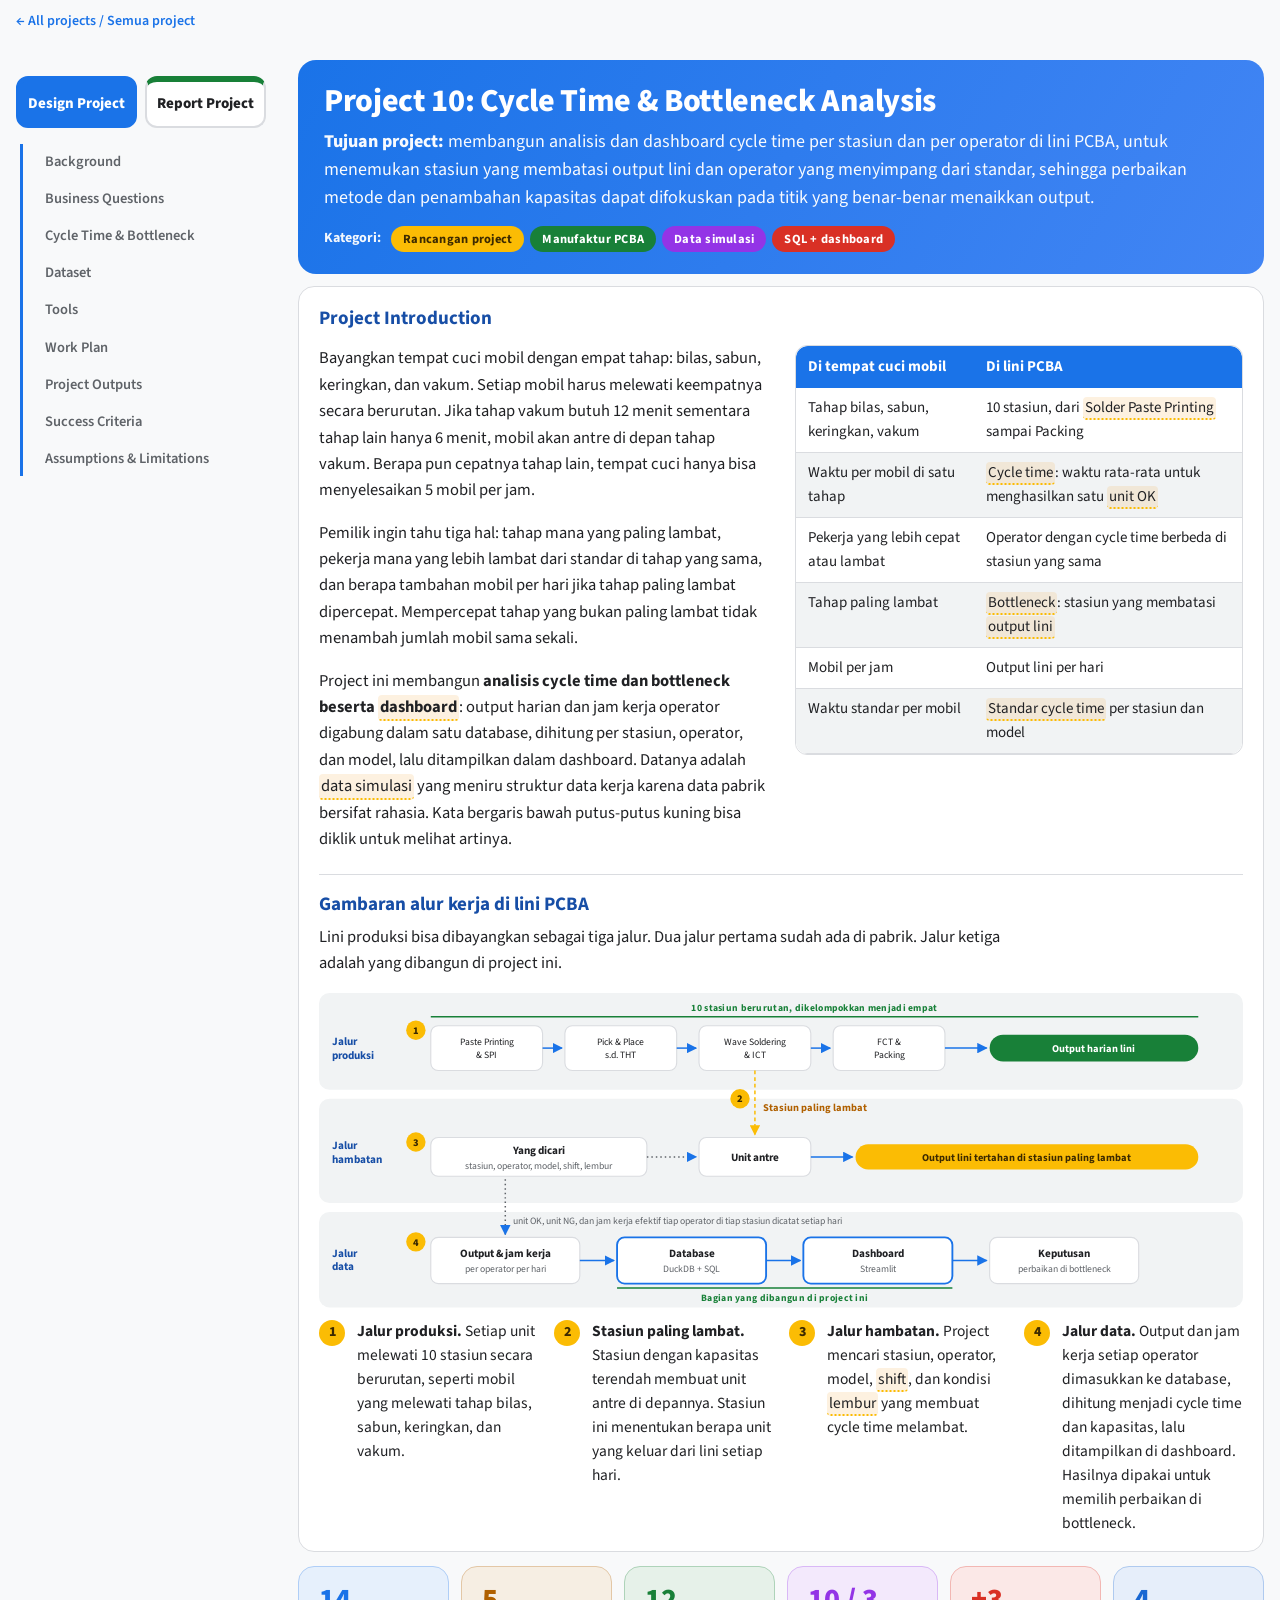
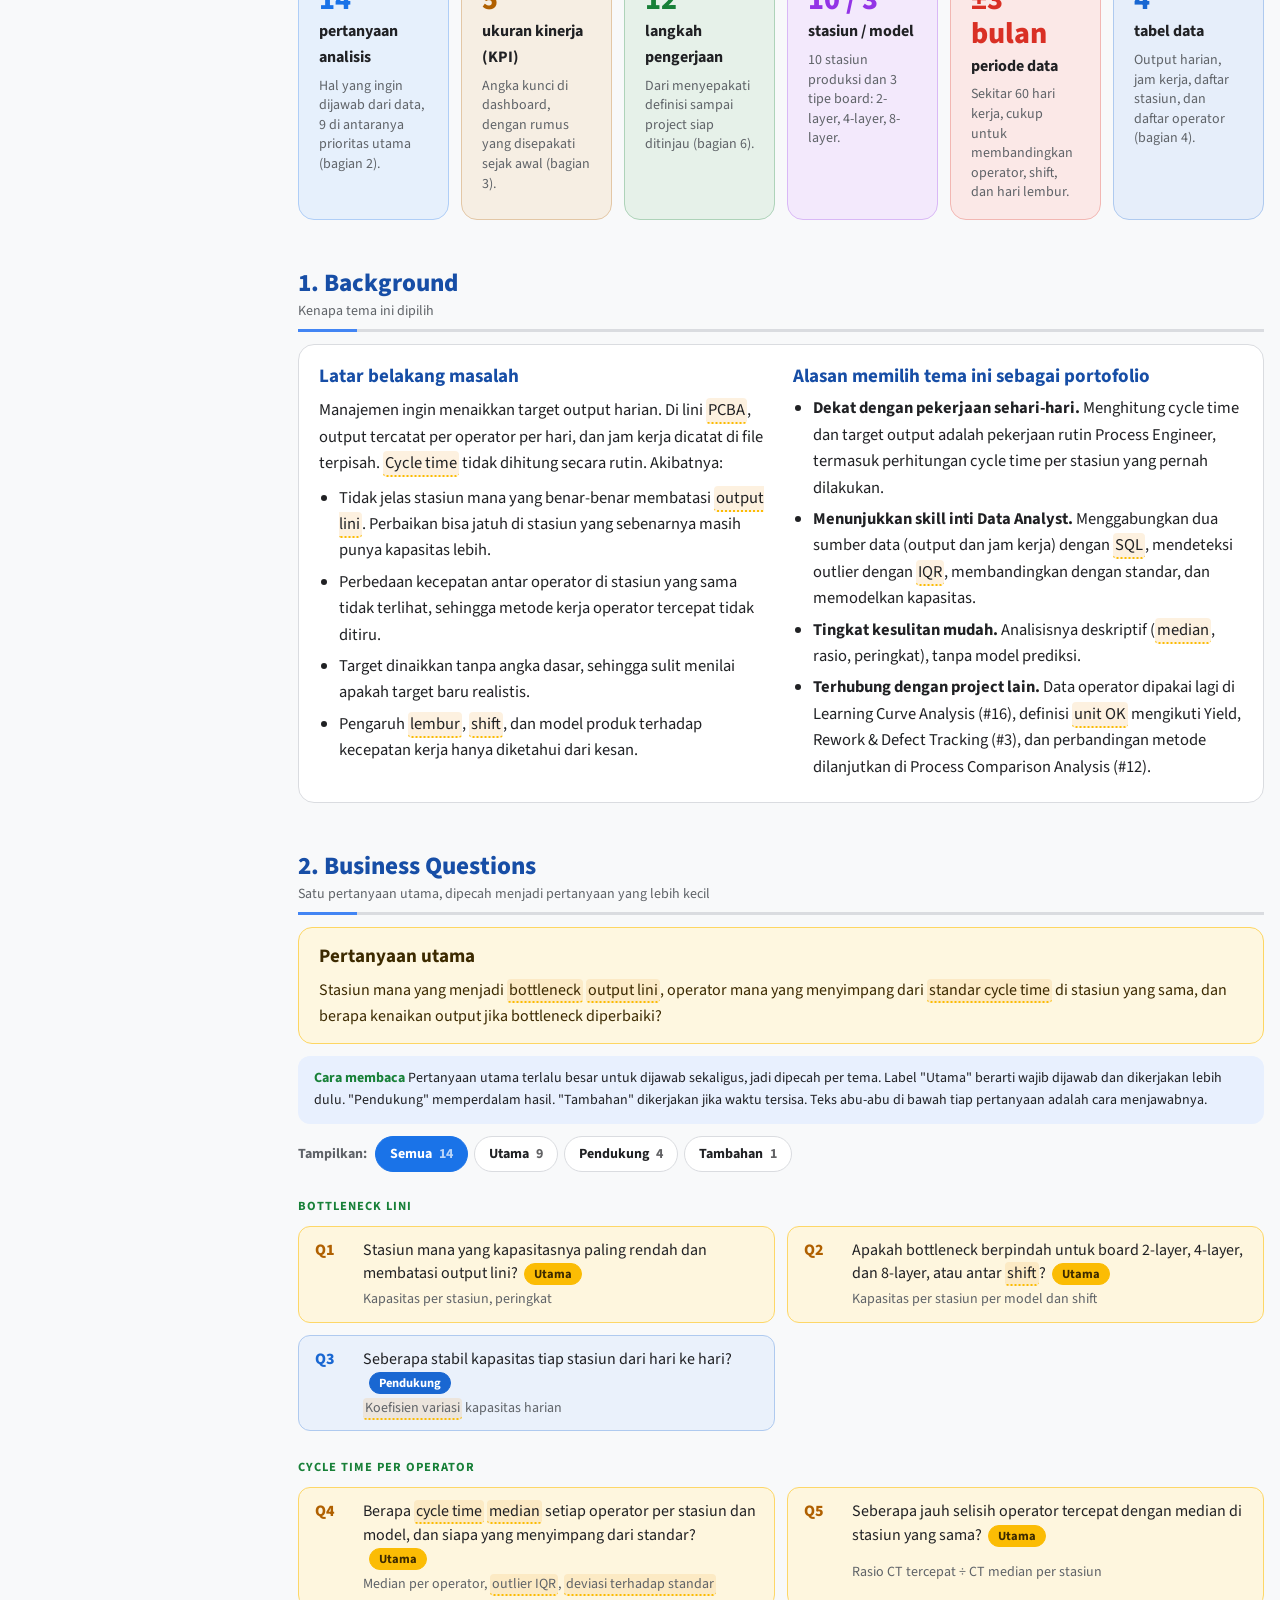
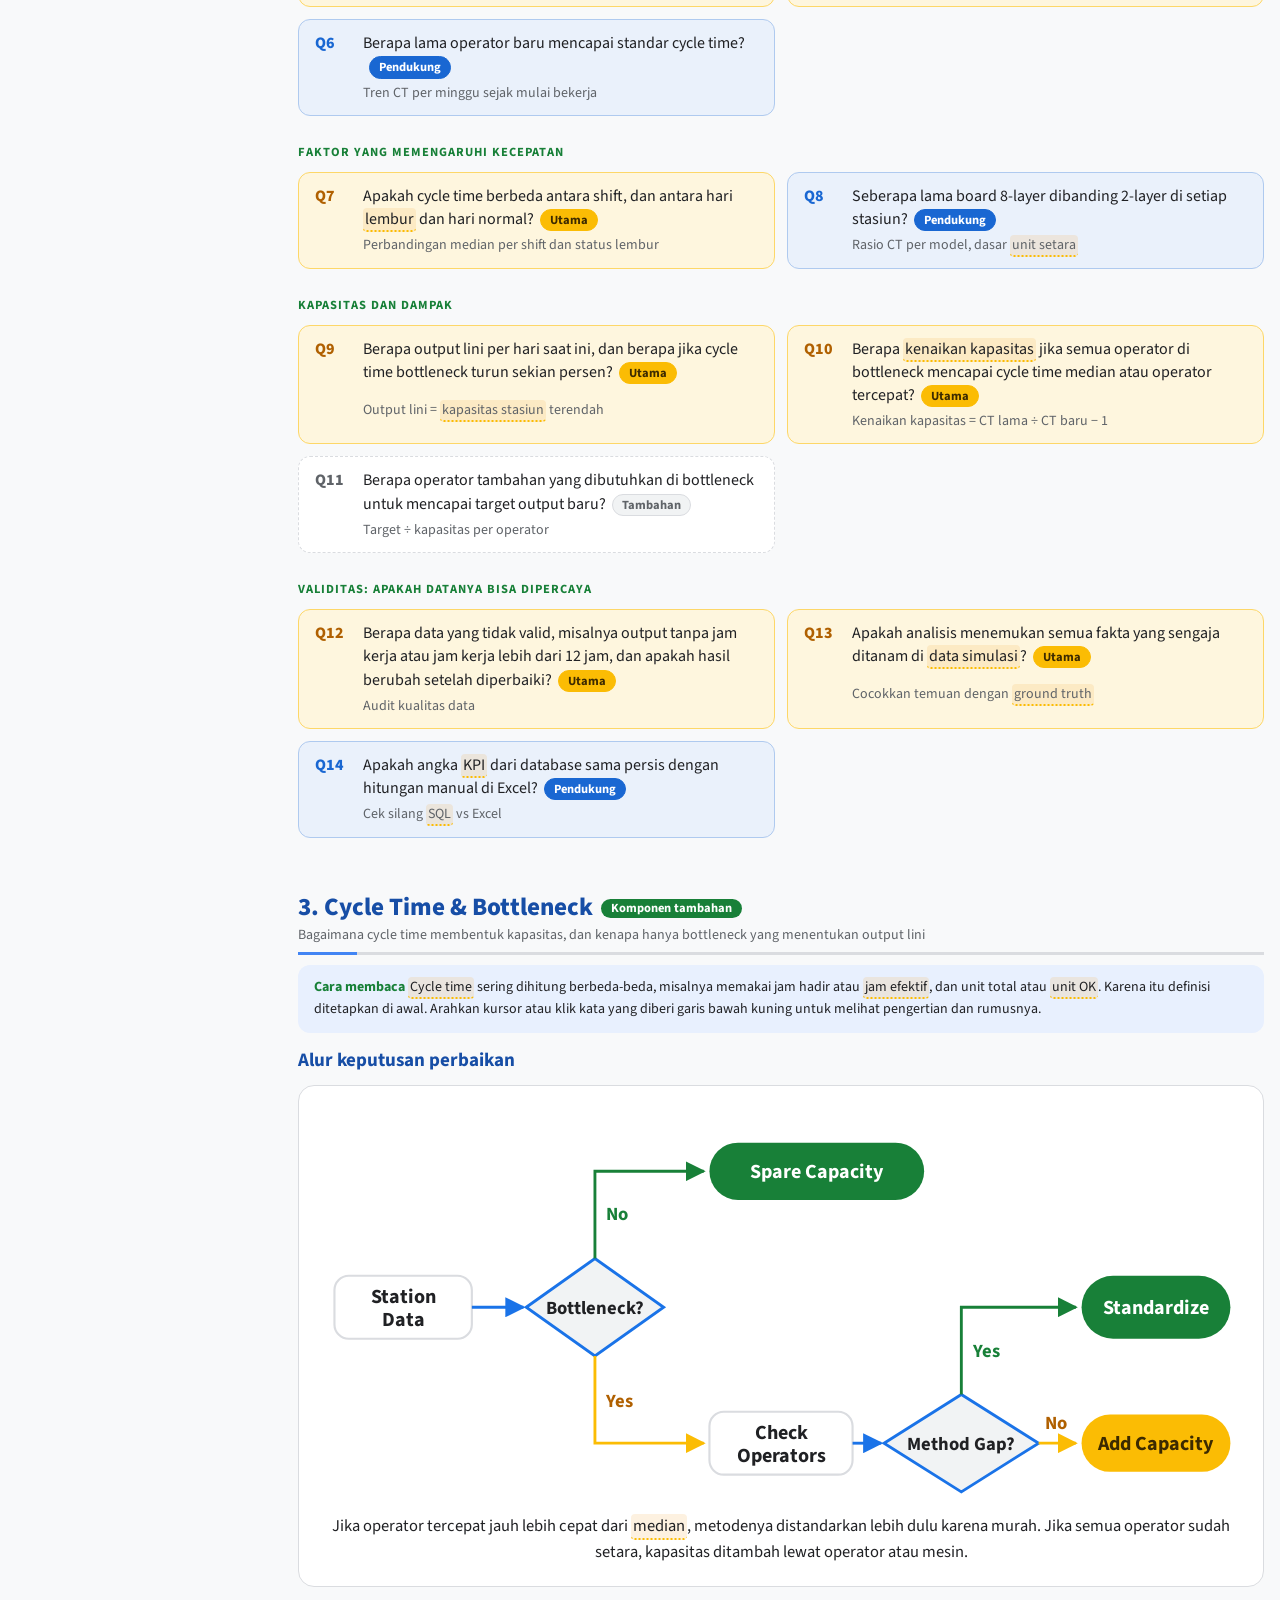
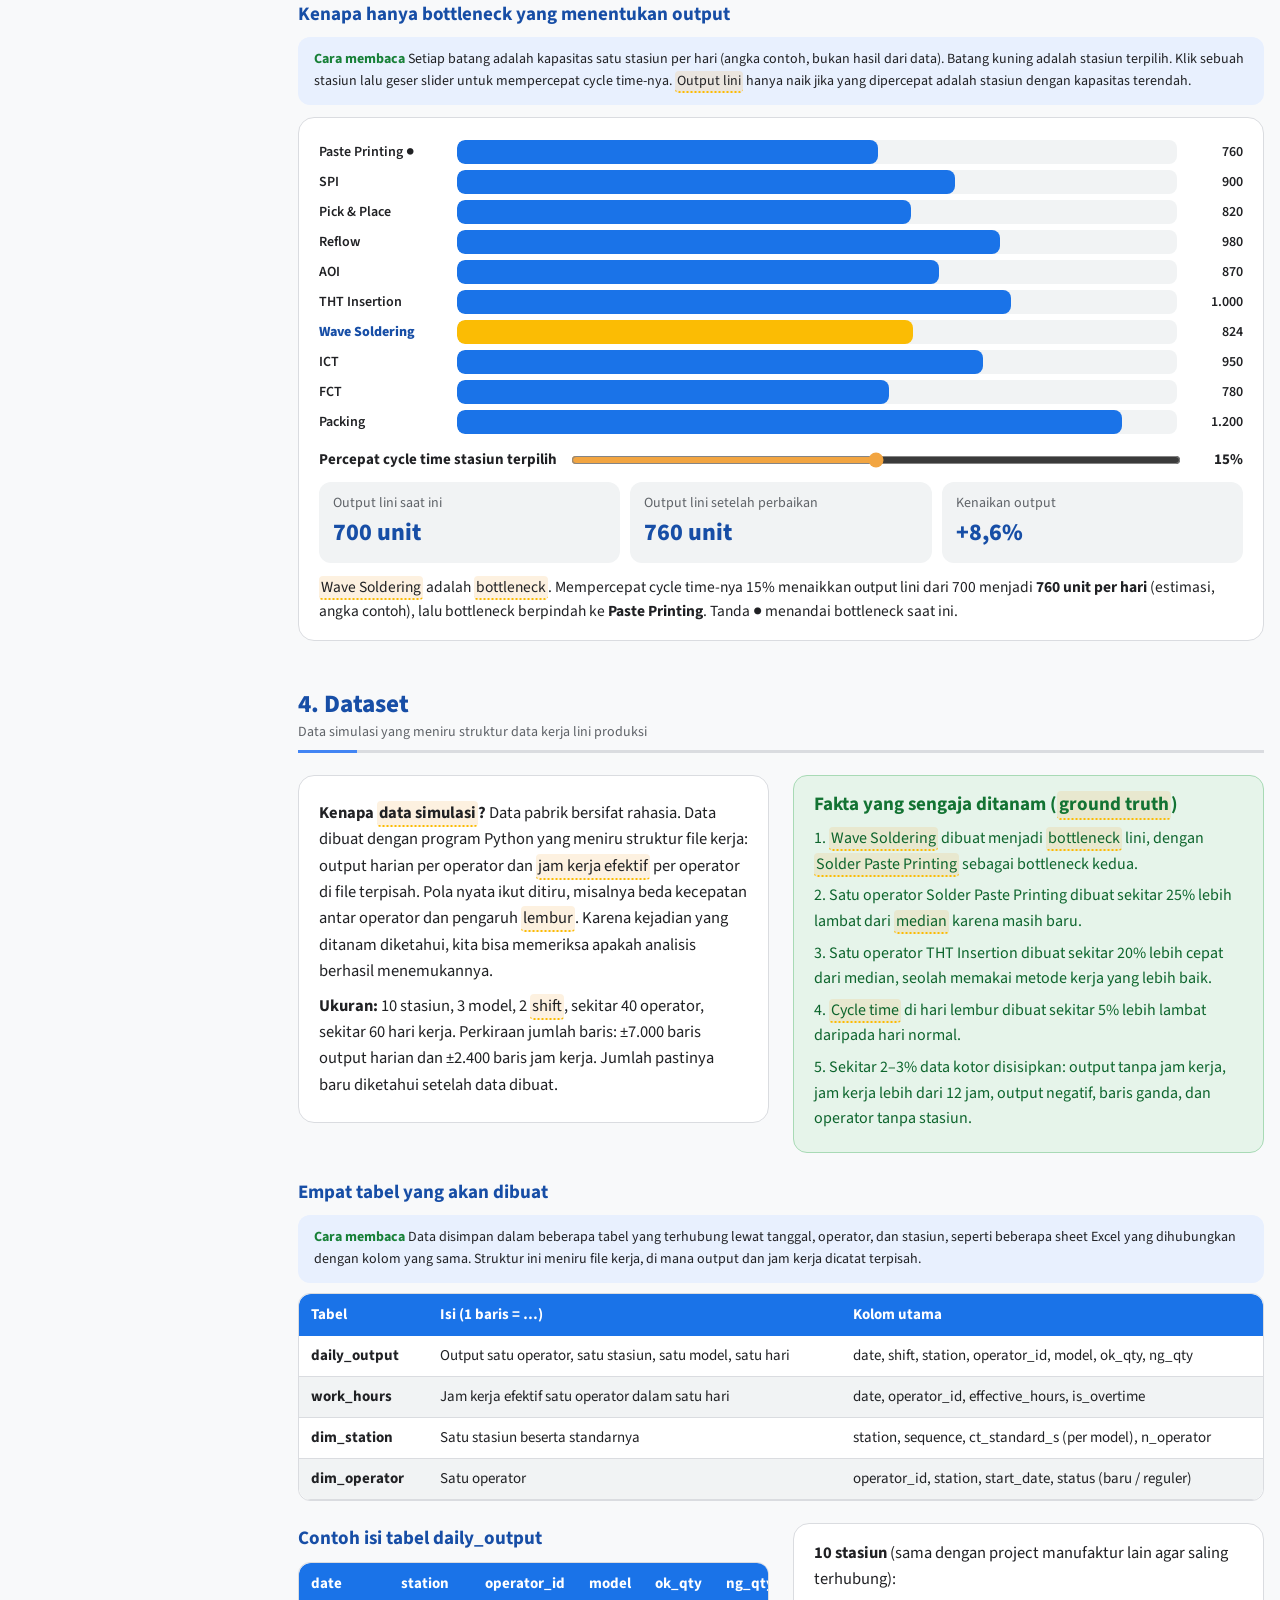
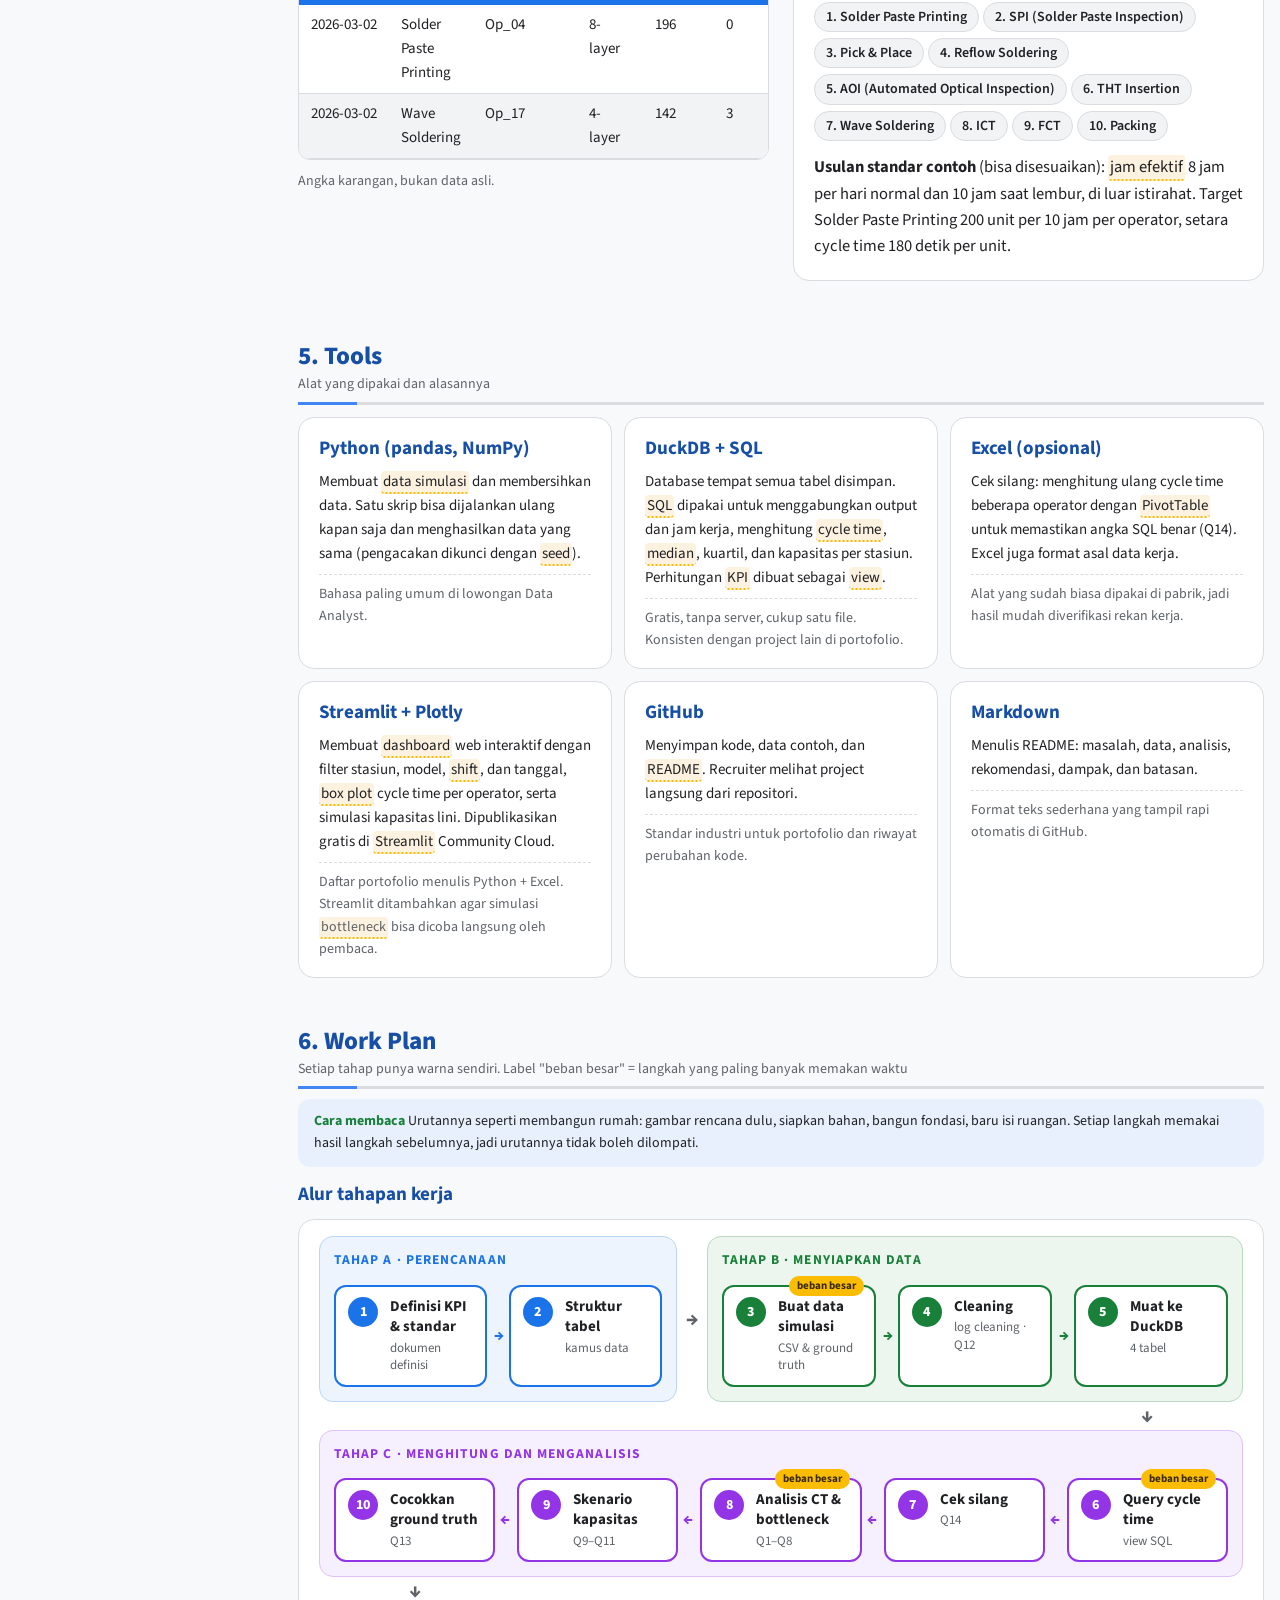
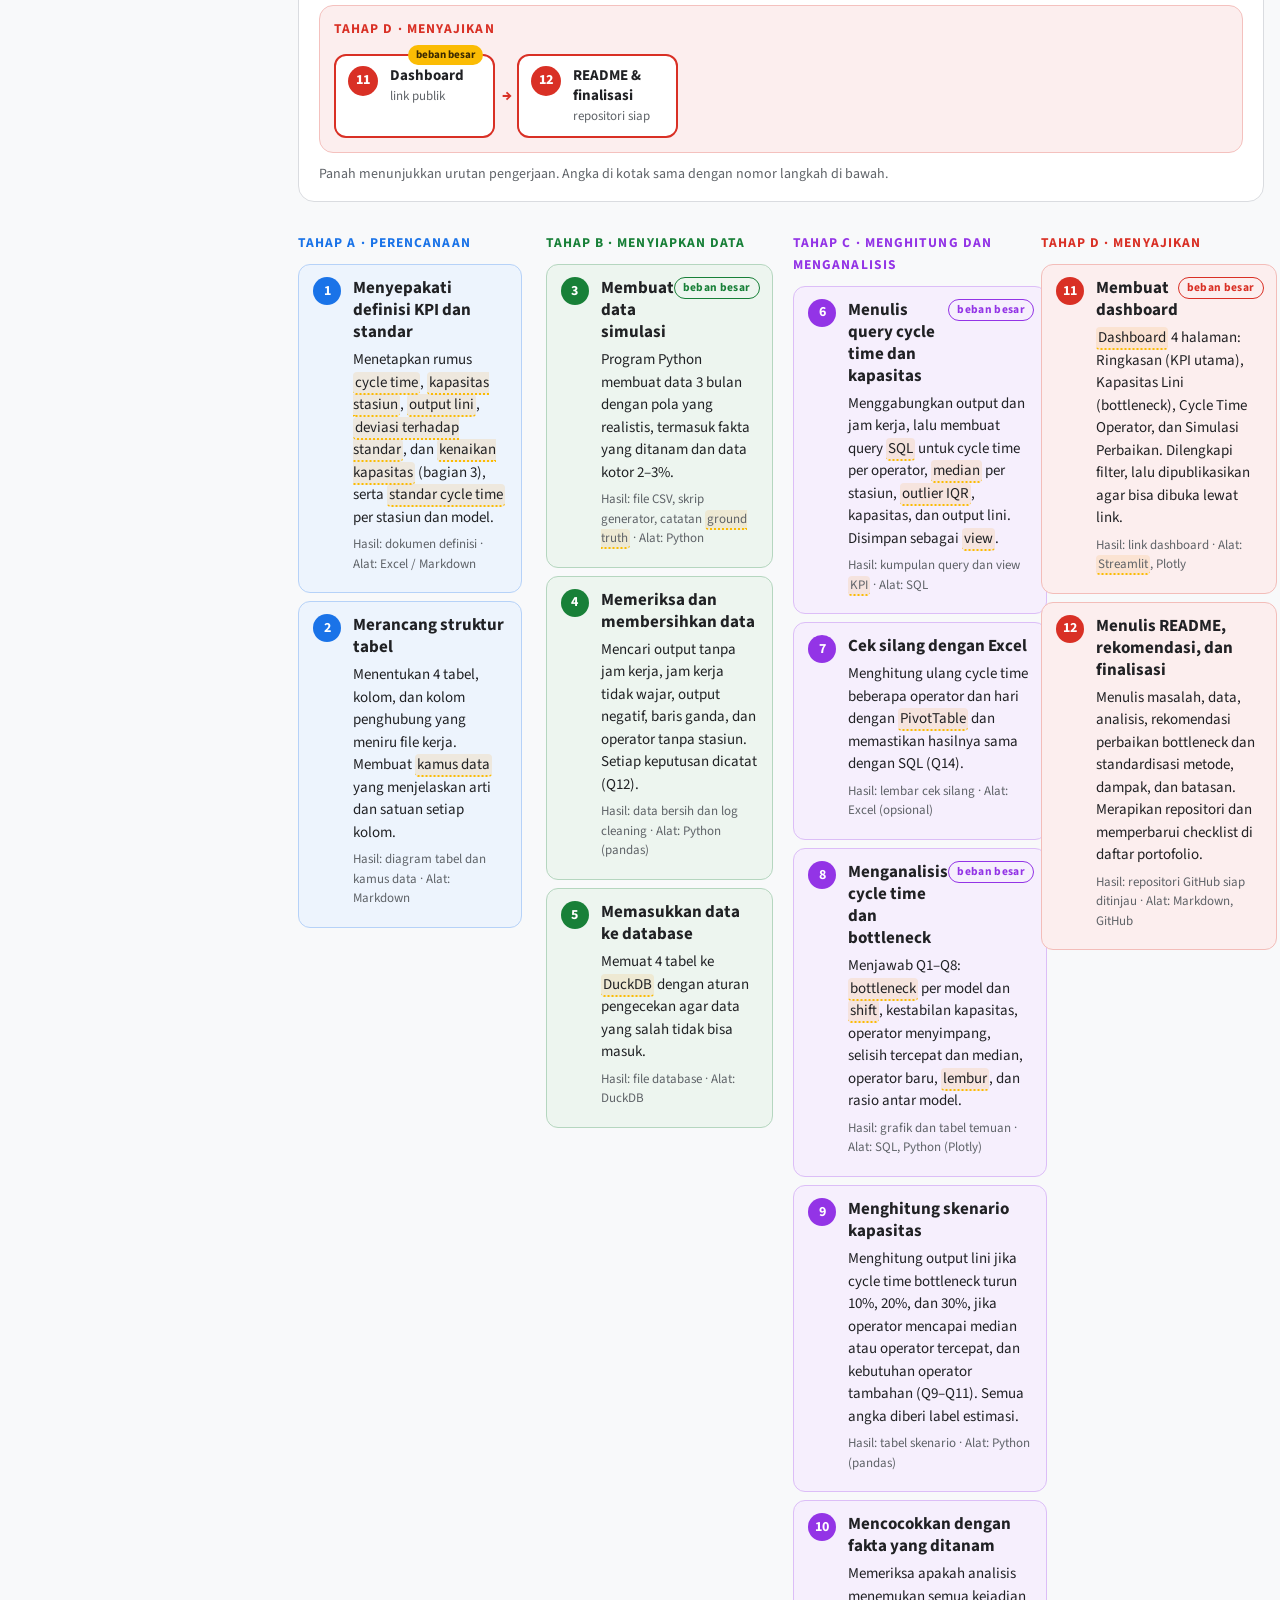
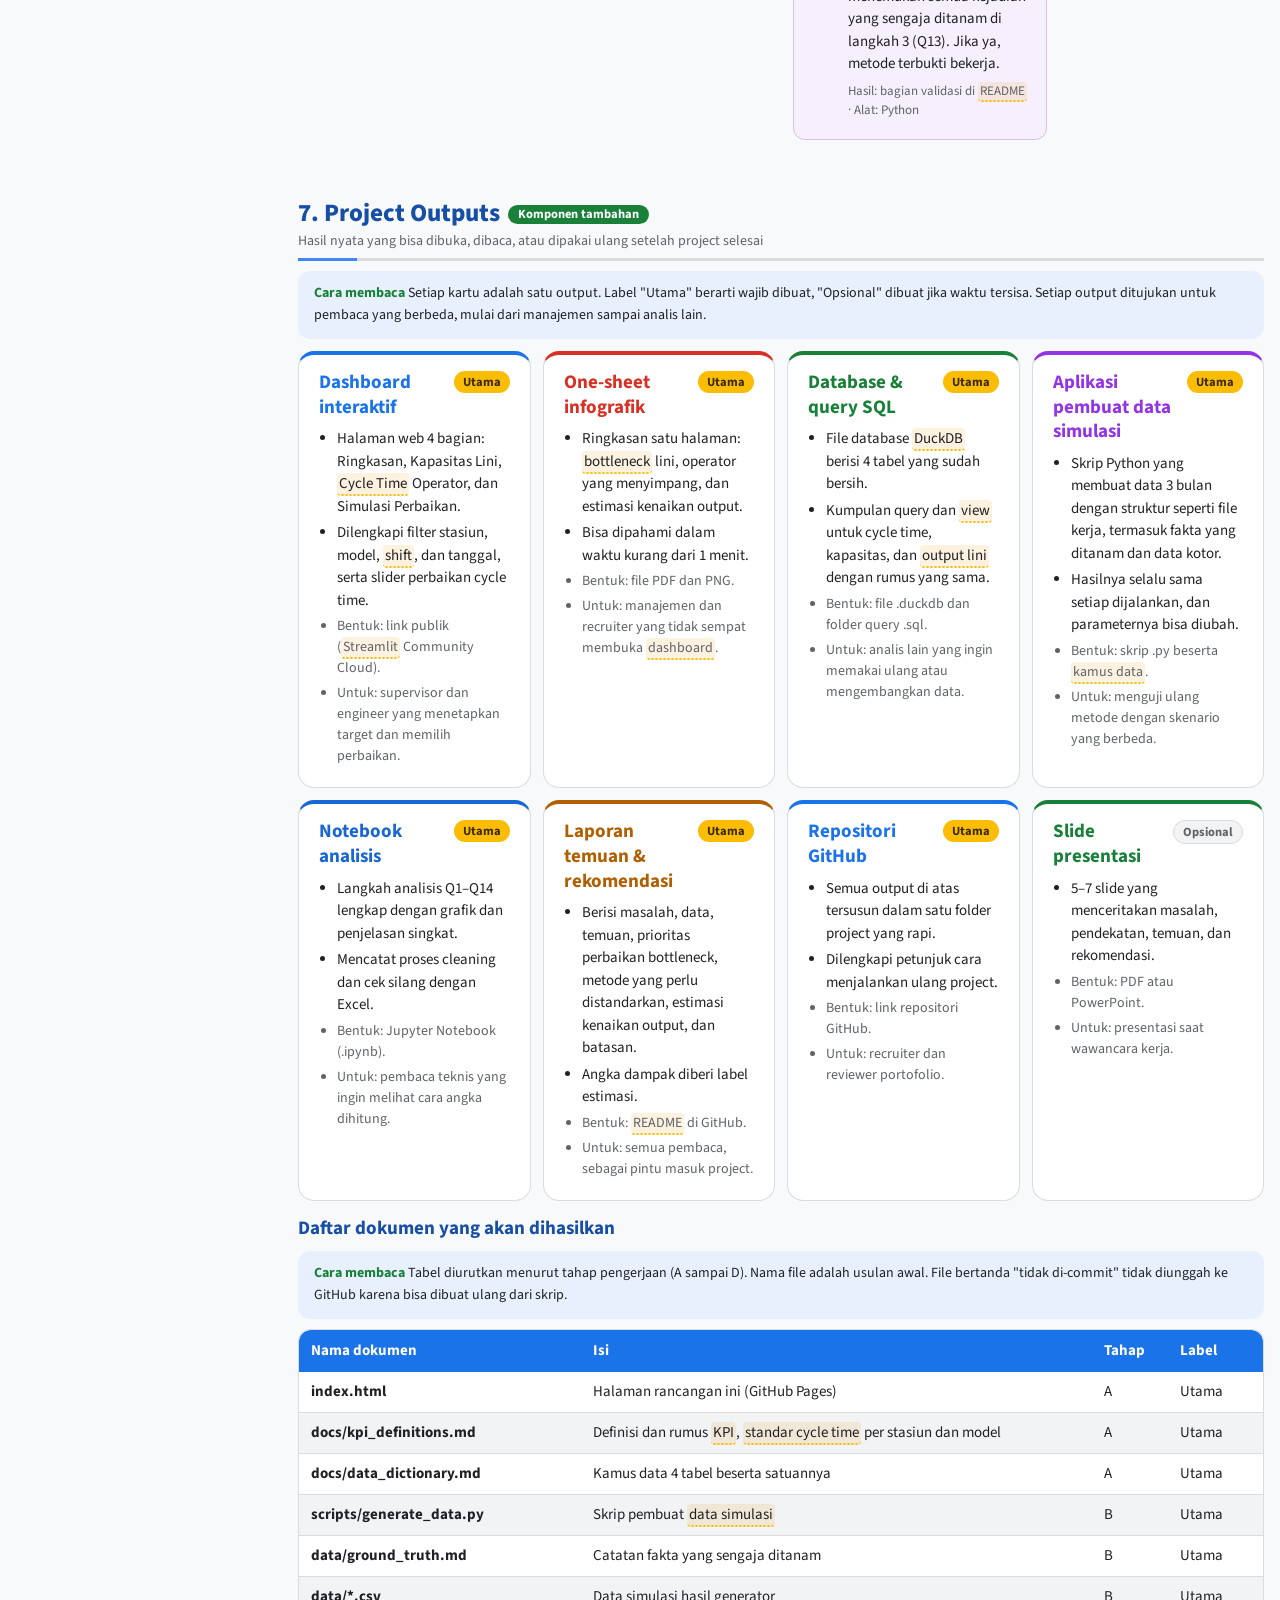
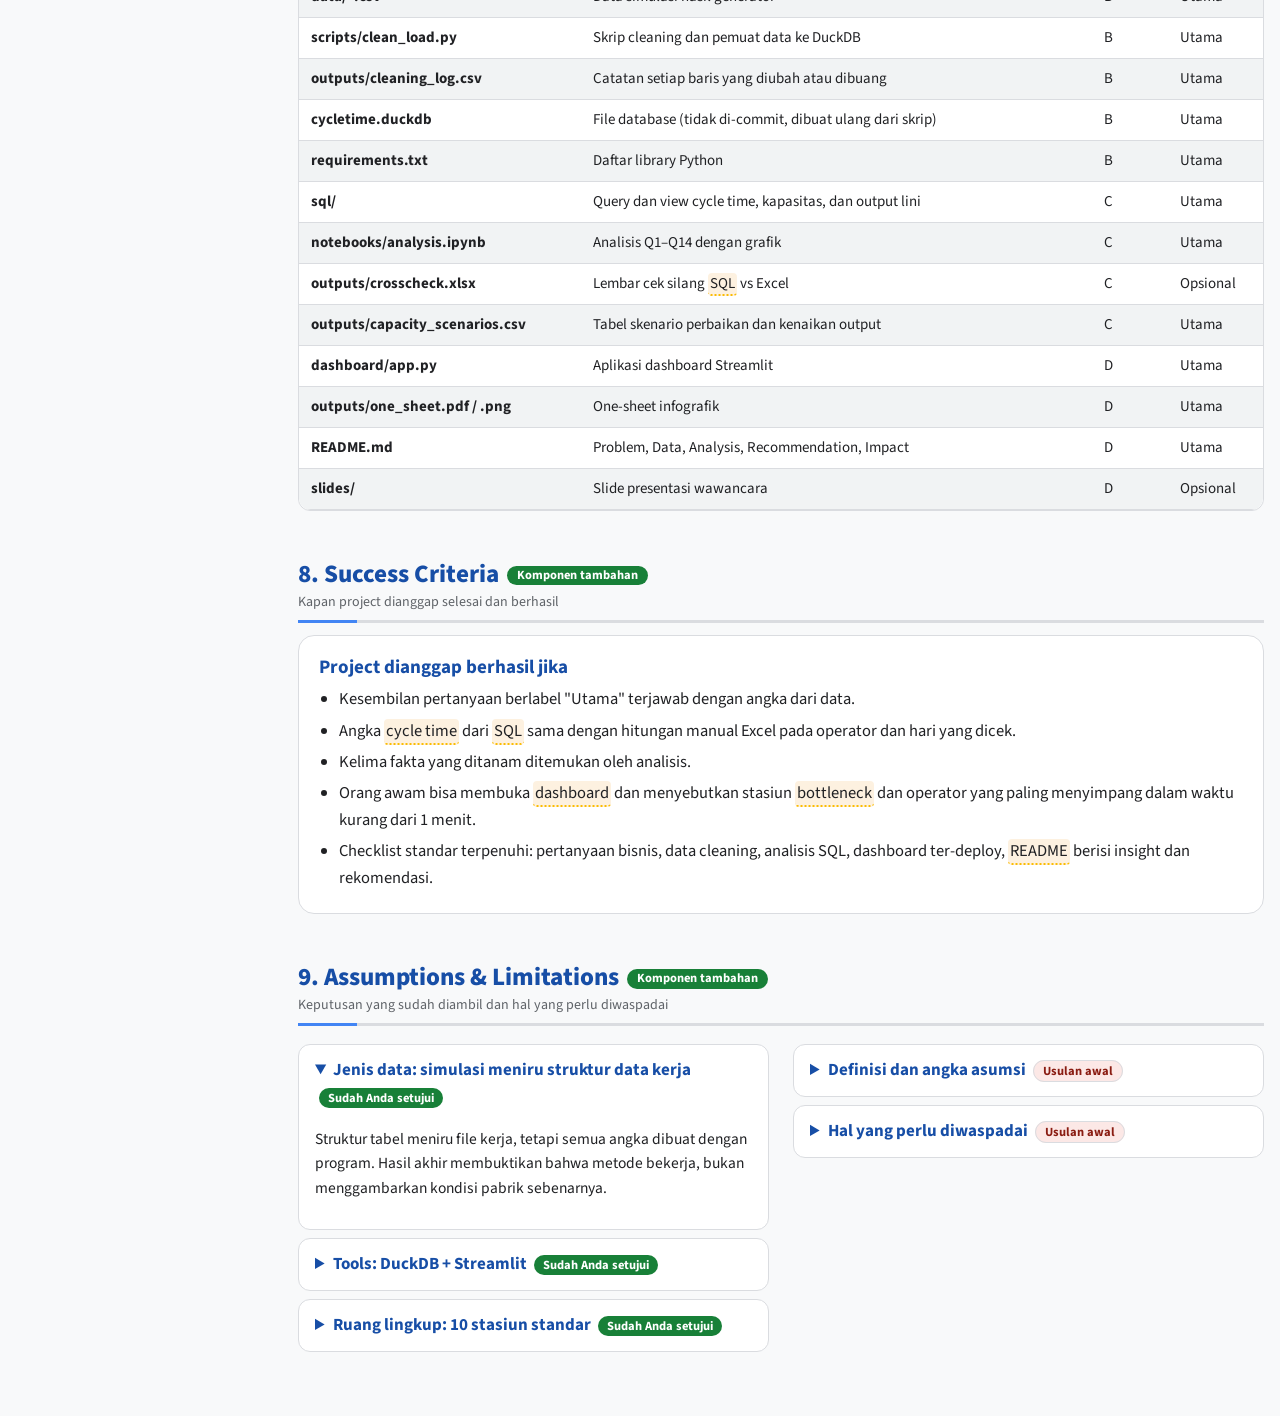
<file: index.html>
<!doctype html>
<html lang="id">
<head>
<meta charset="utf-8">
<meta http-equiv="refresh" content="0; url=design-and-report/">
<title>Project 10: Cycle Time & Bottleneck</title>
<script>location.replace("design-and-report/" + location.hash);</script>
</head>
<body>
<p>Membuka <a href="design-and-report/">halaman project</a>.</p>
</body>
</html>
</file>
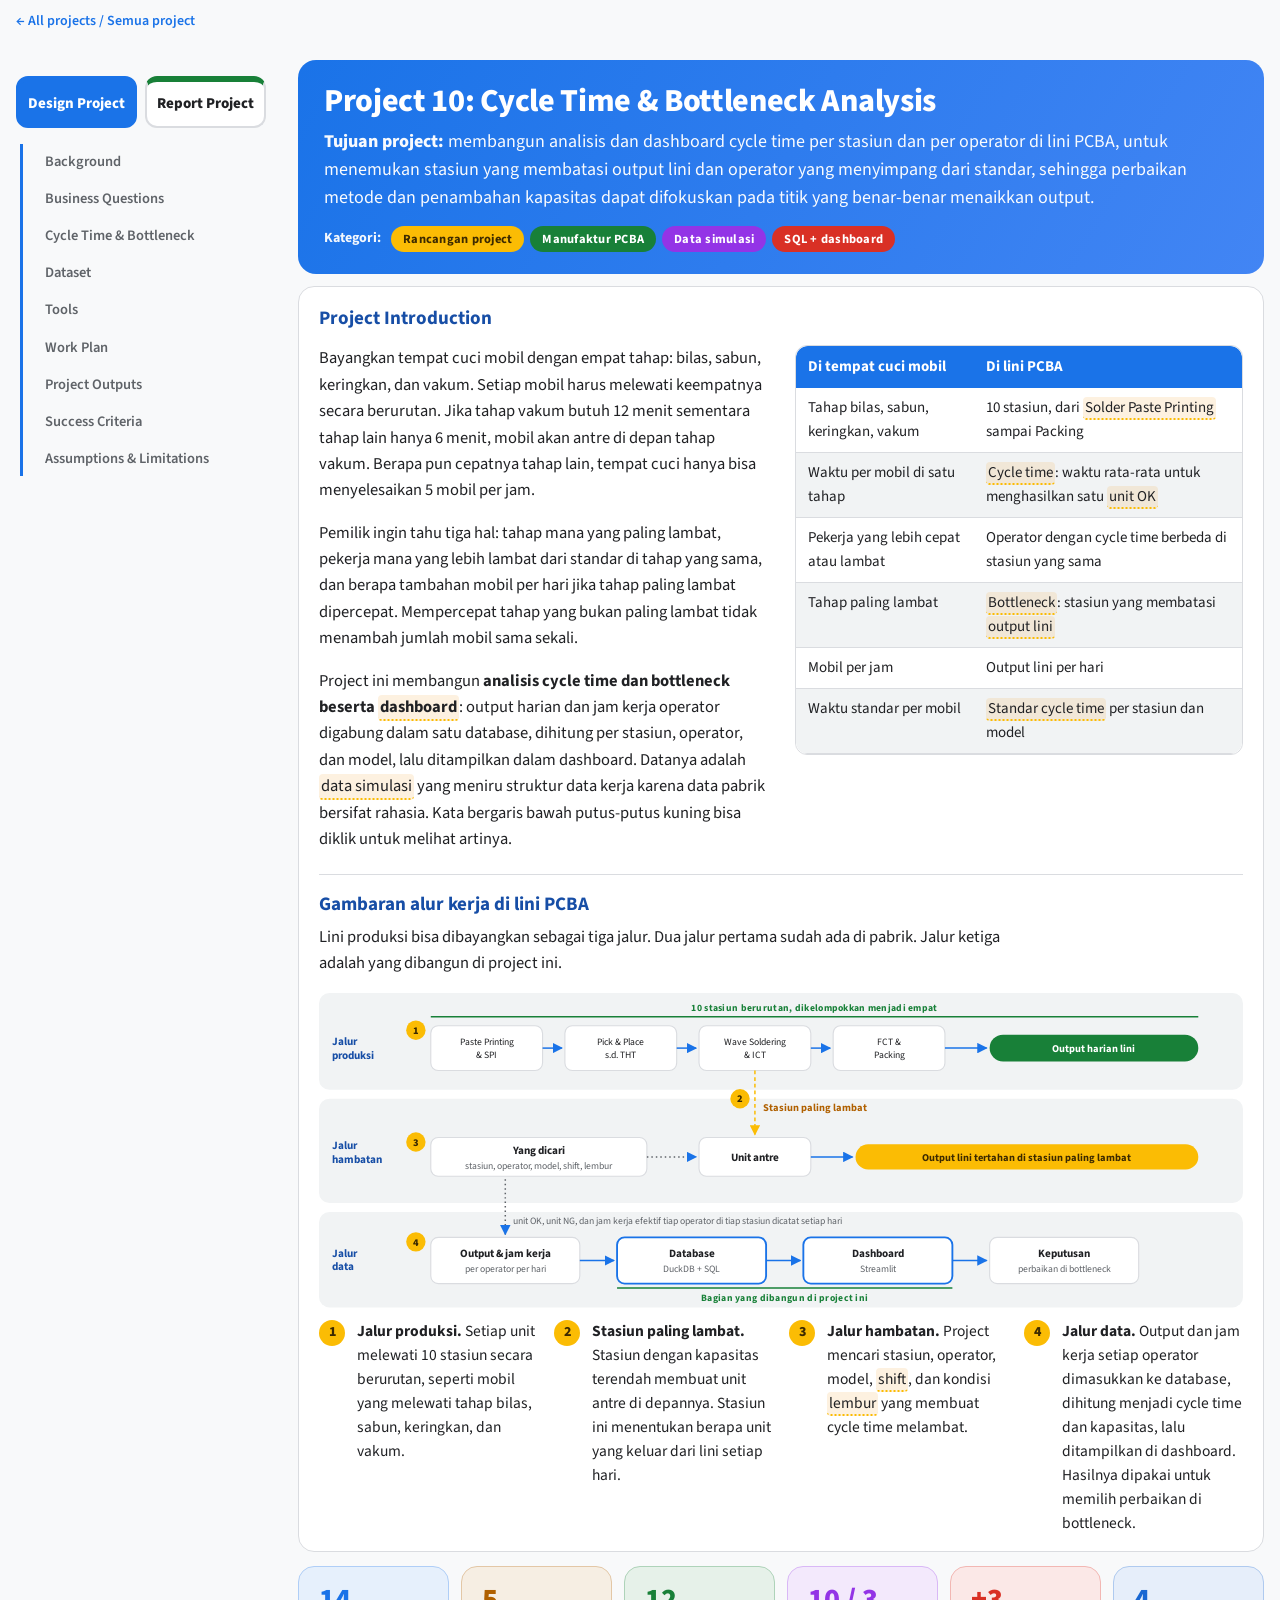
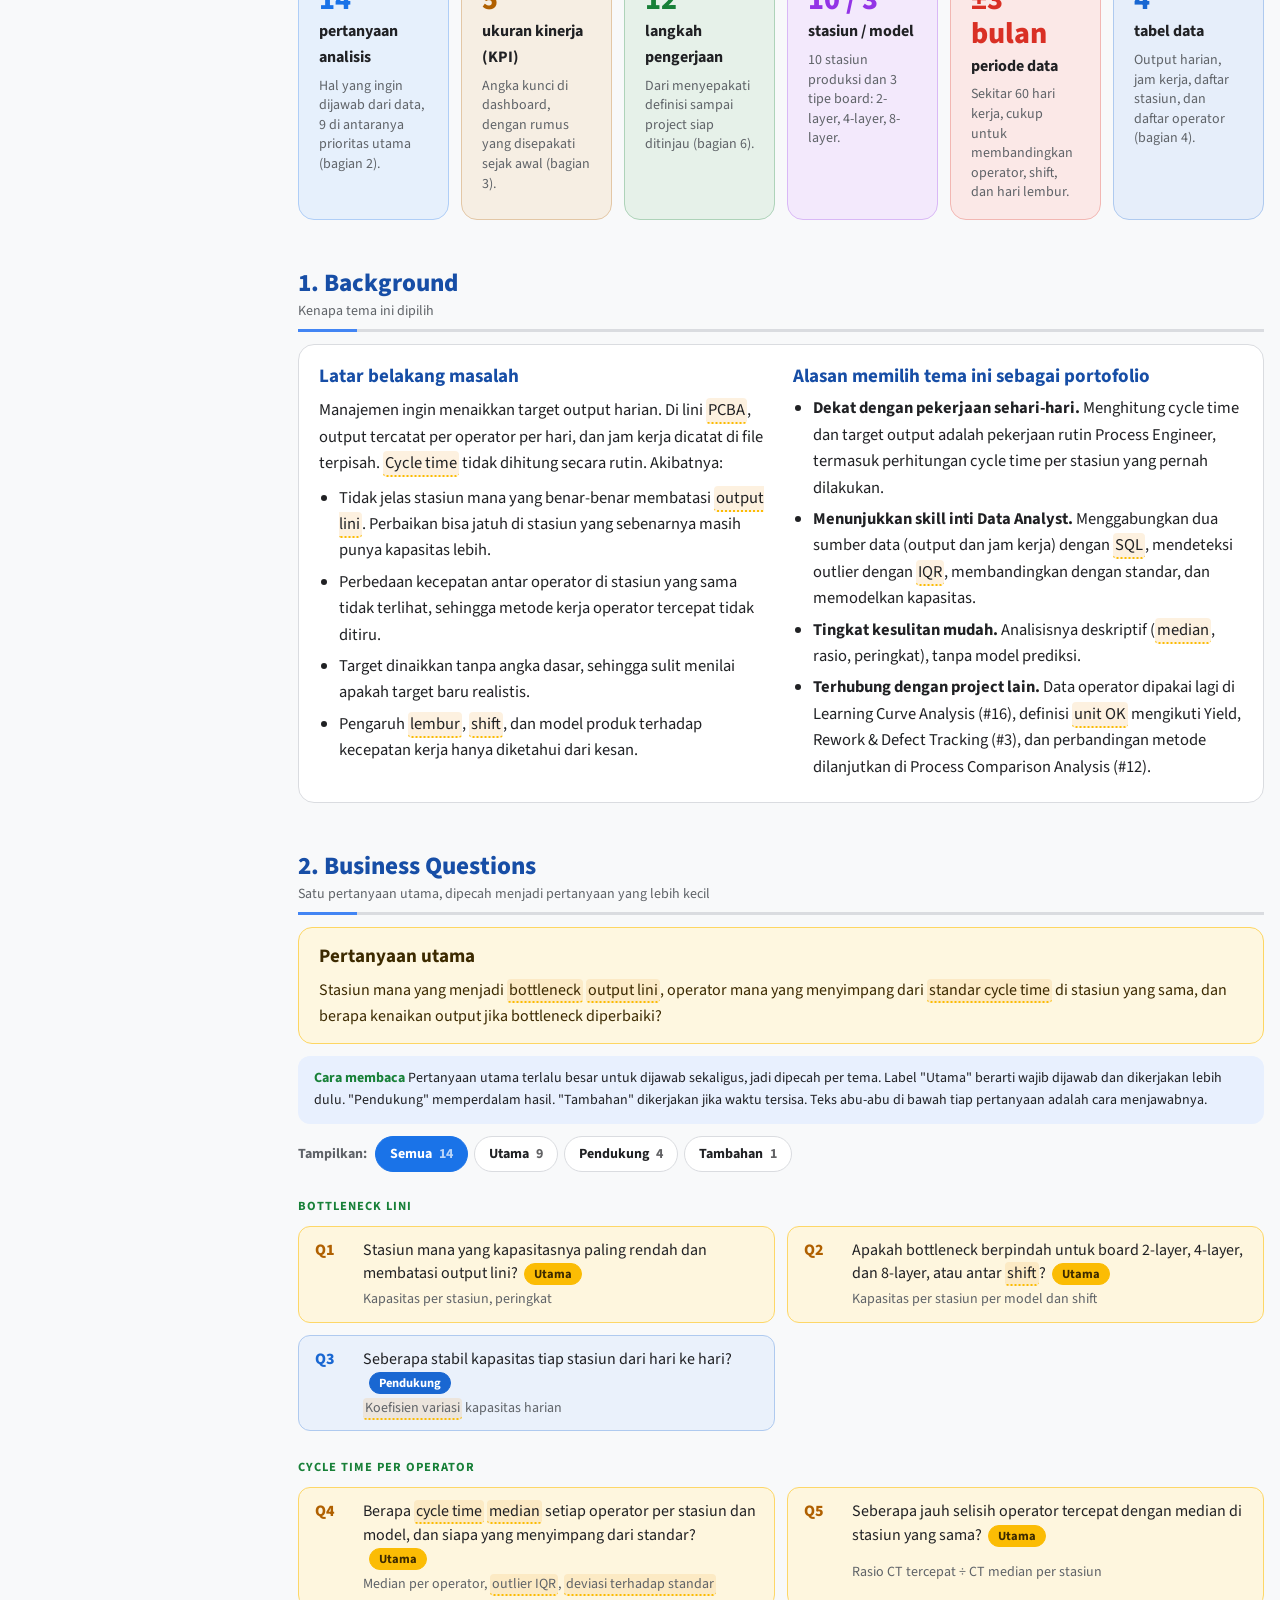
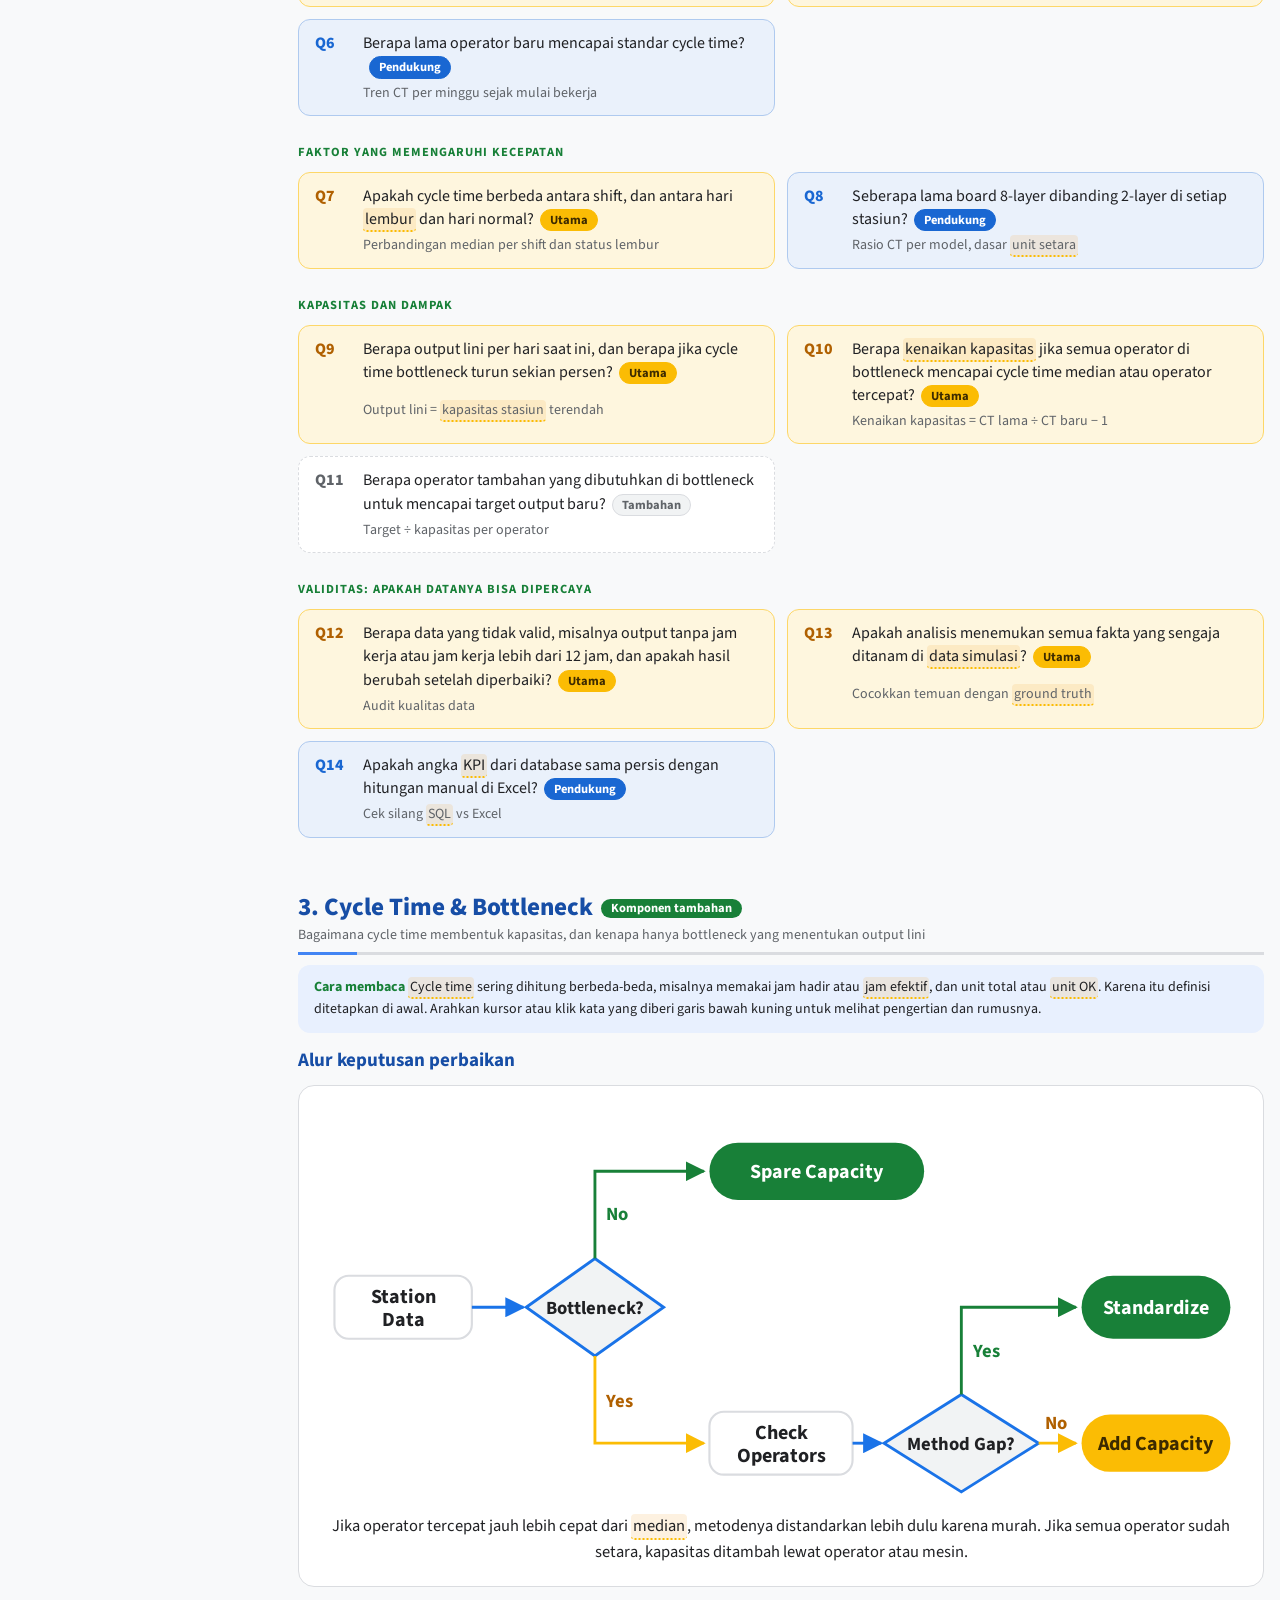
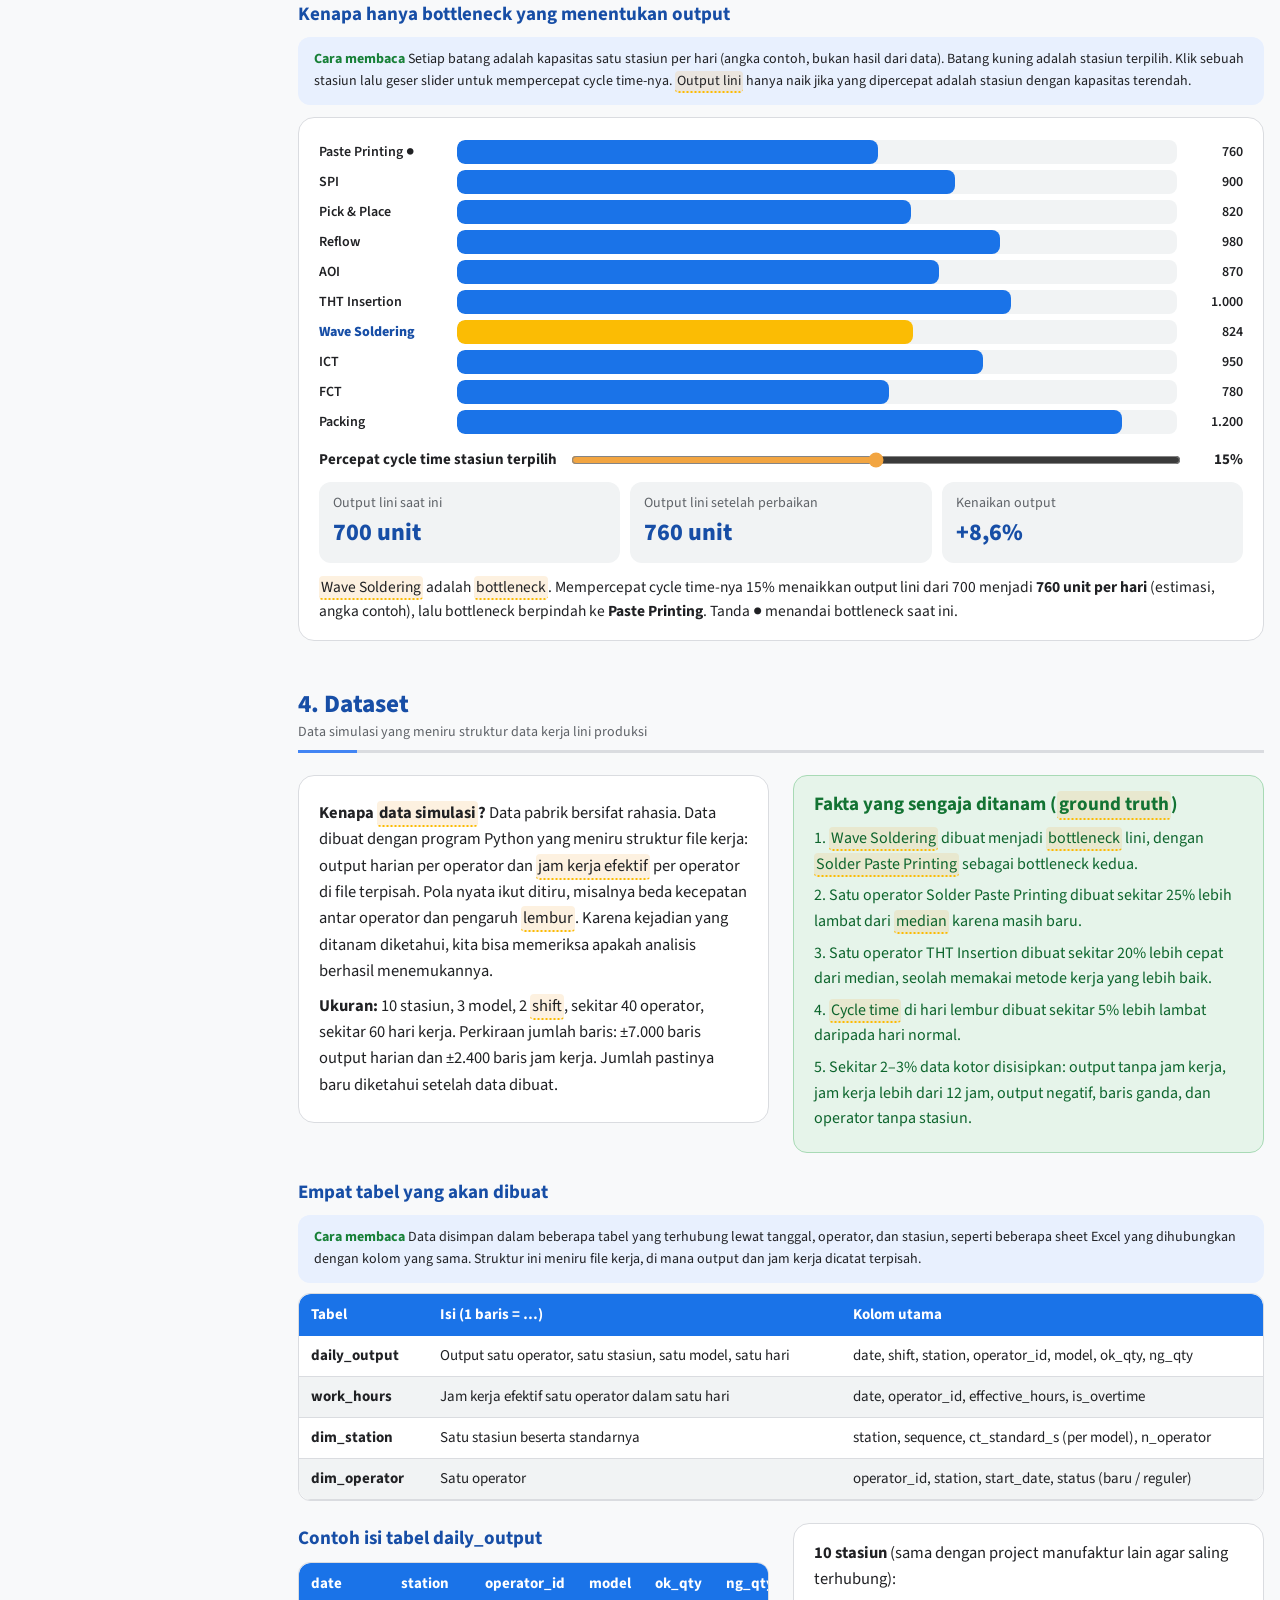
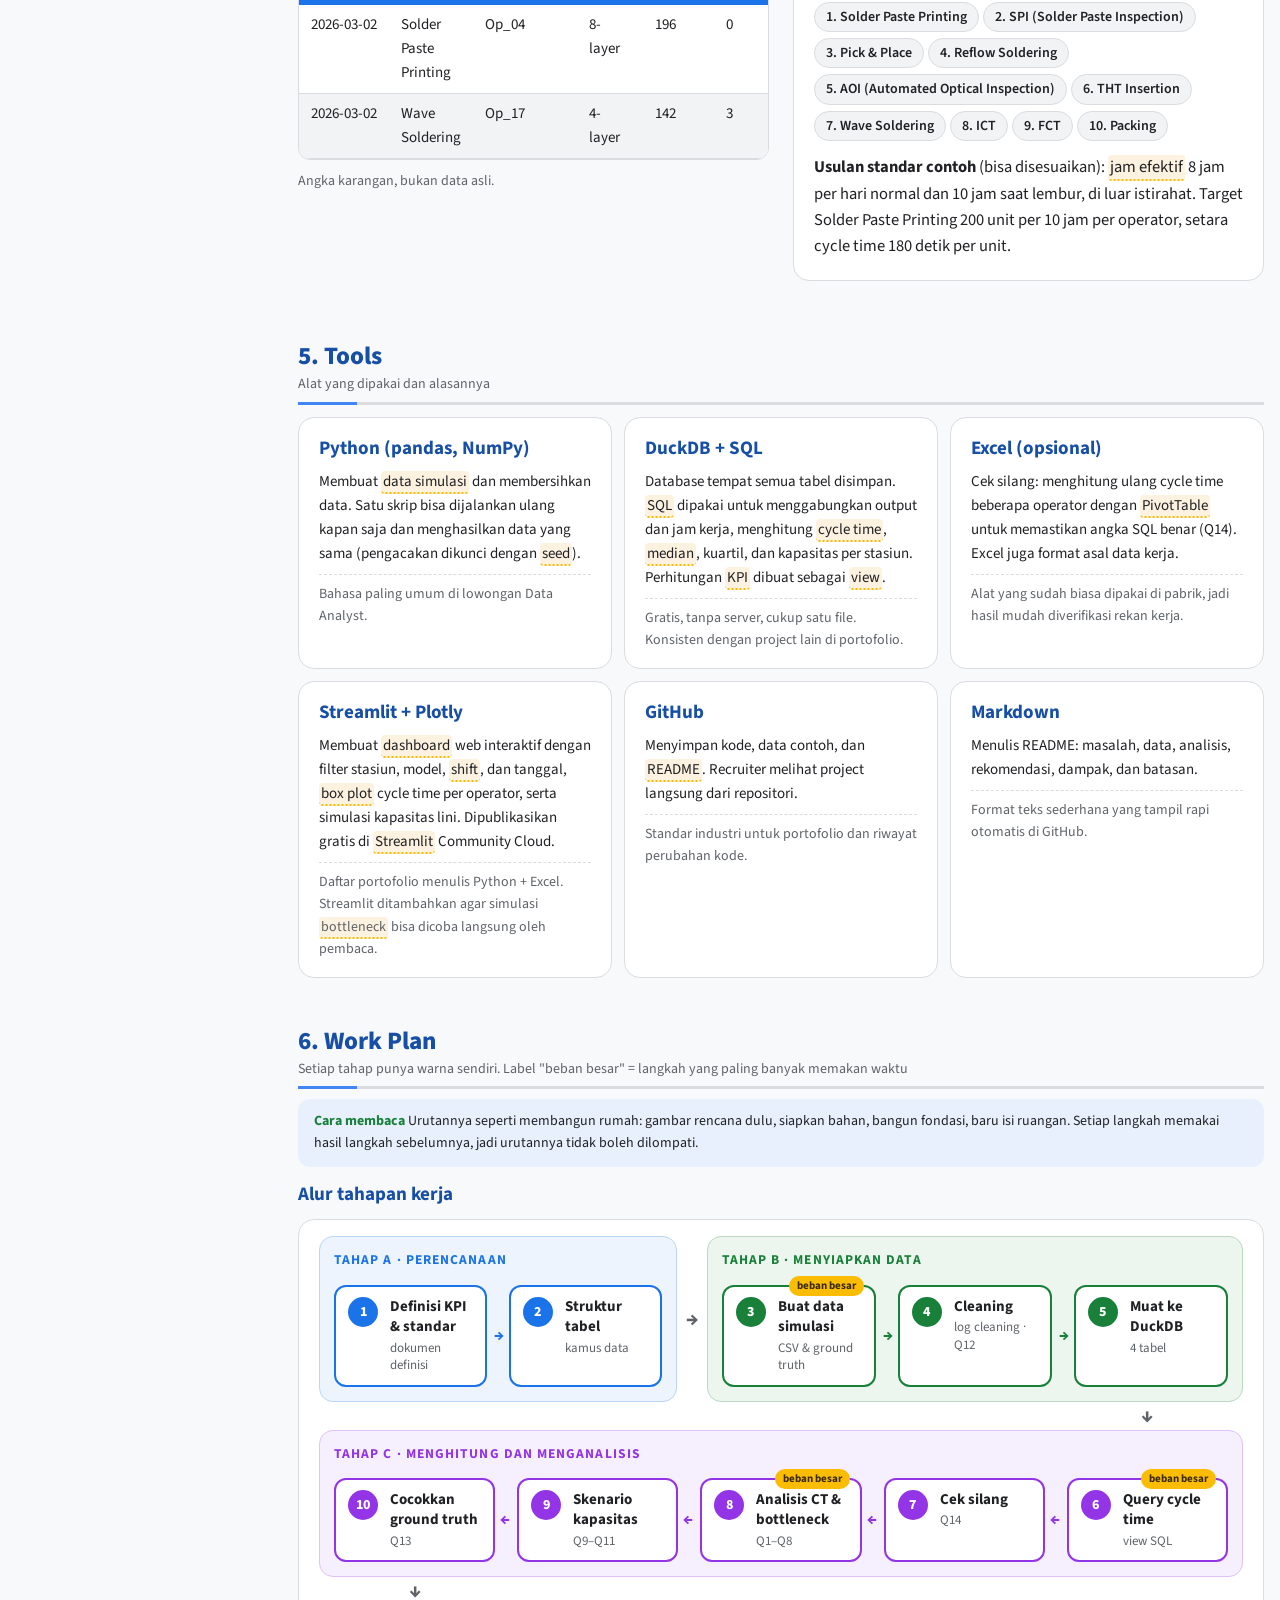
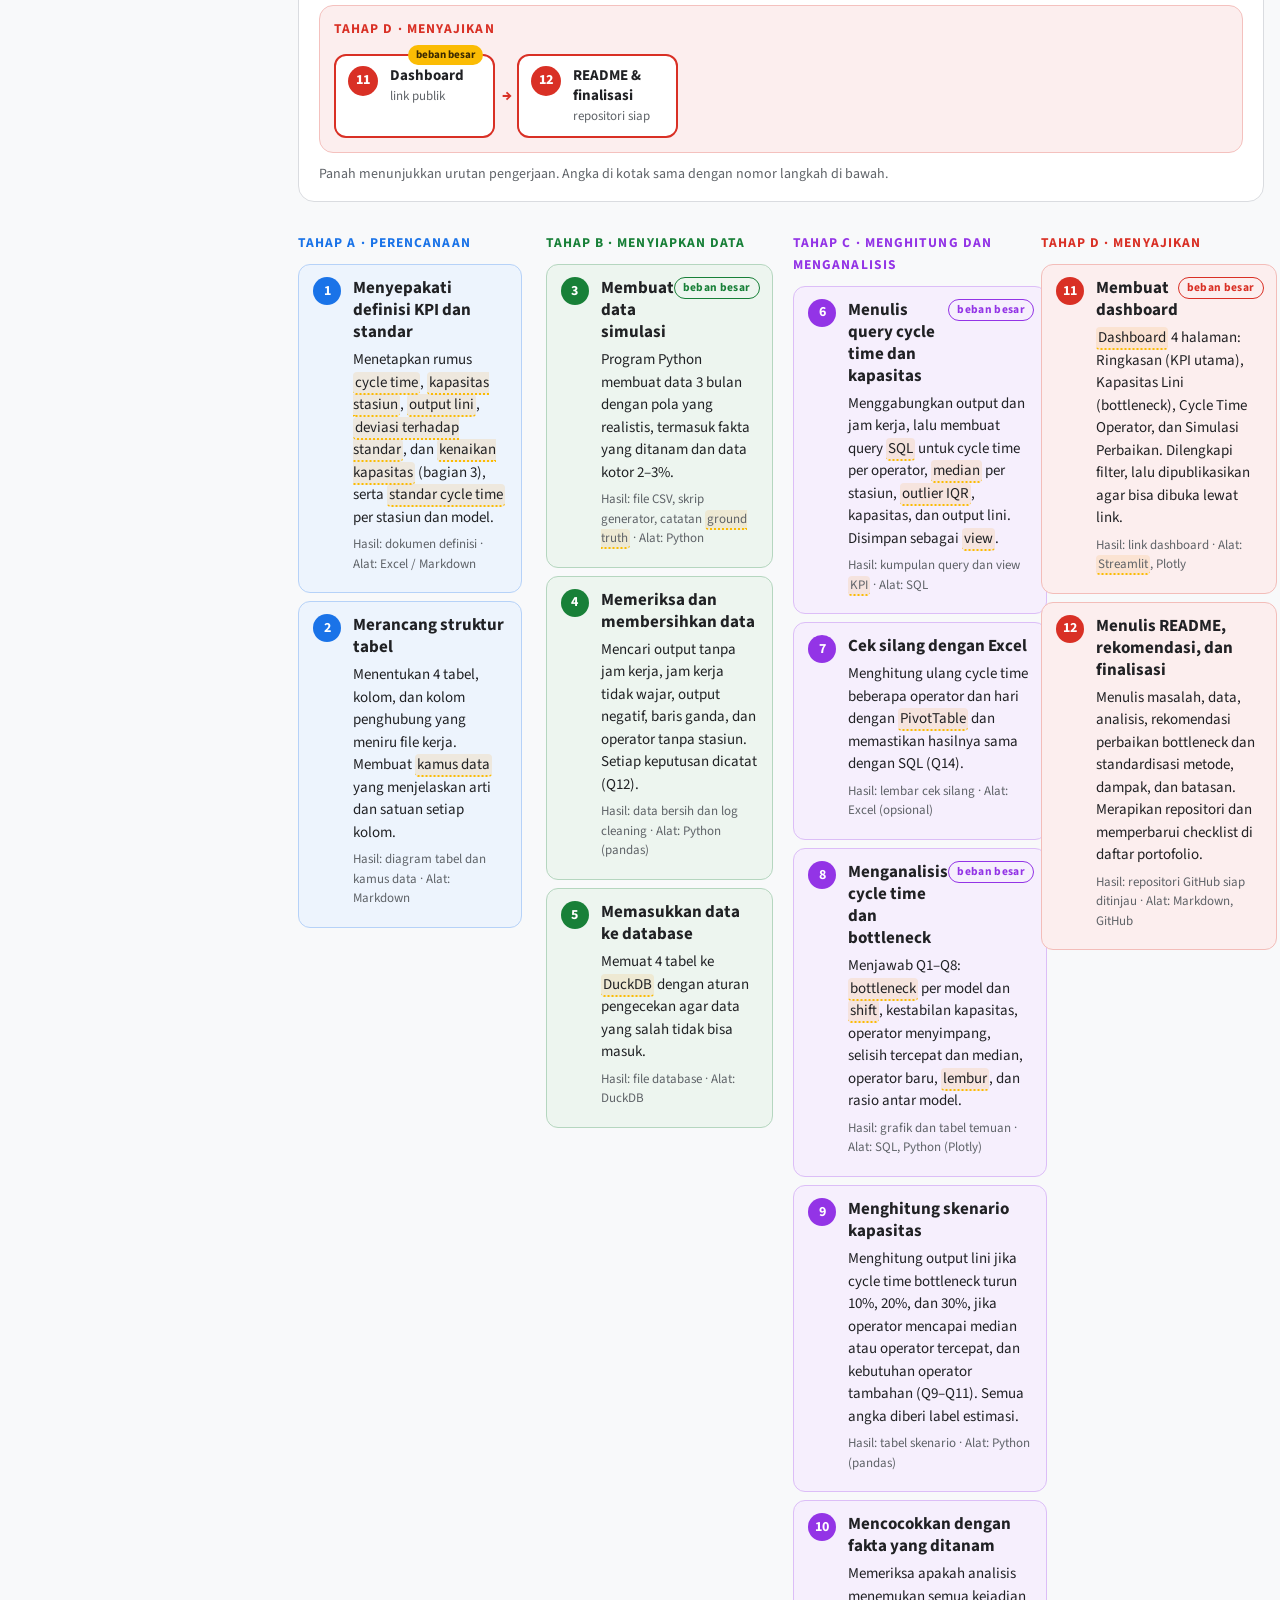
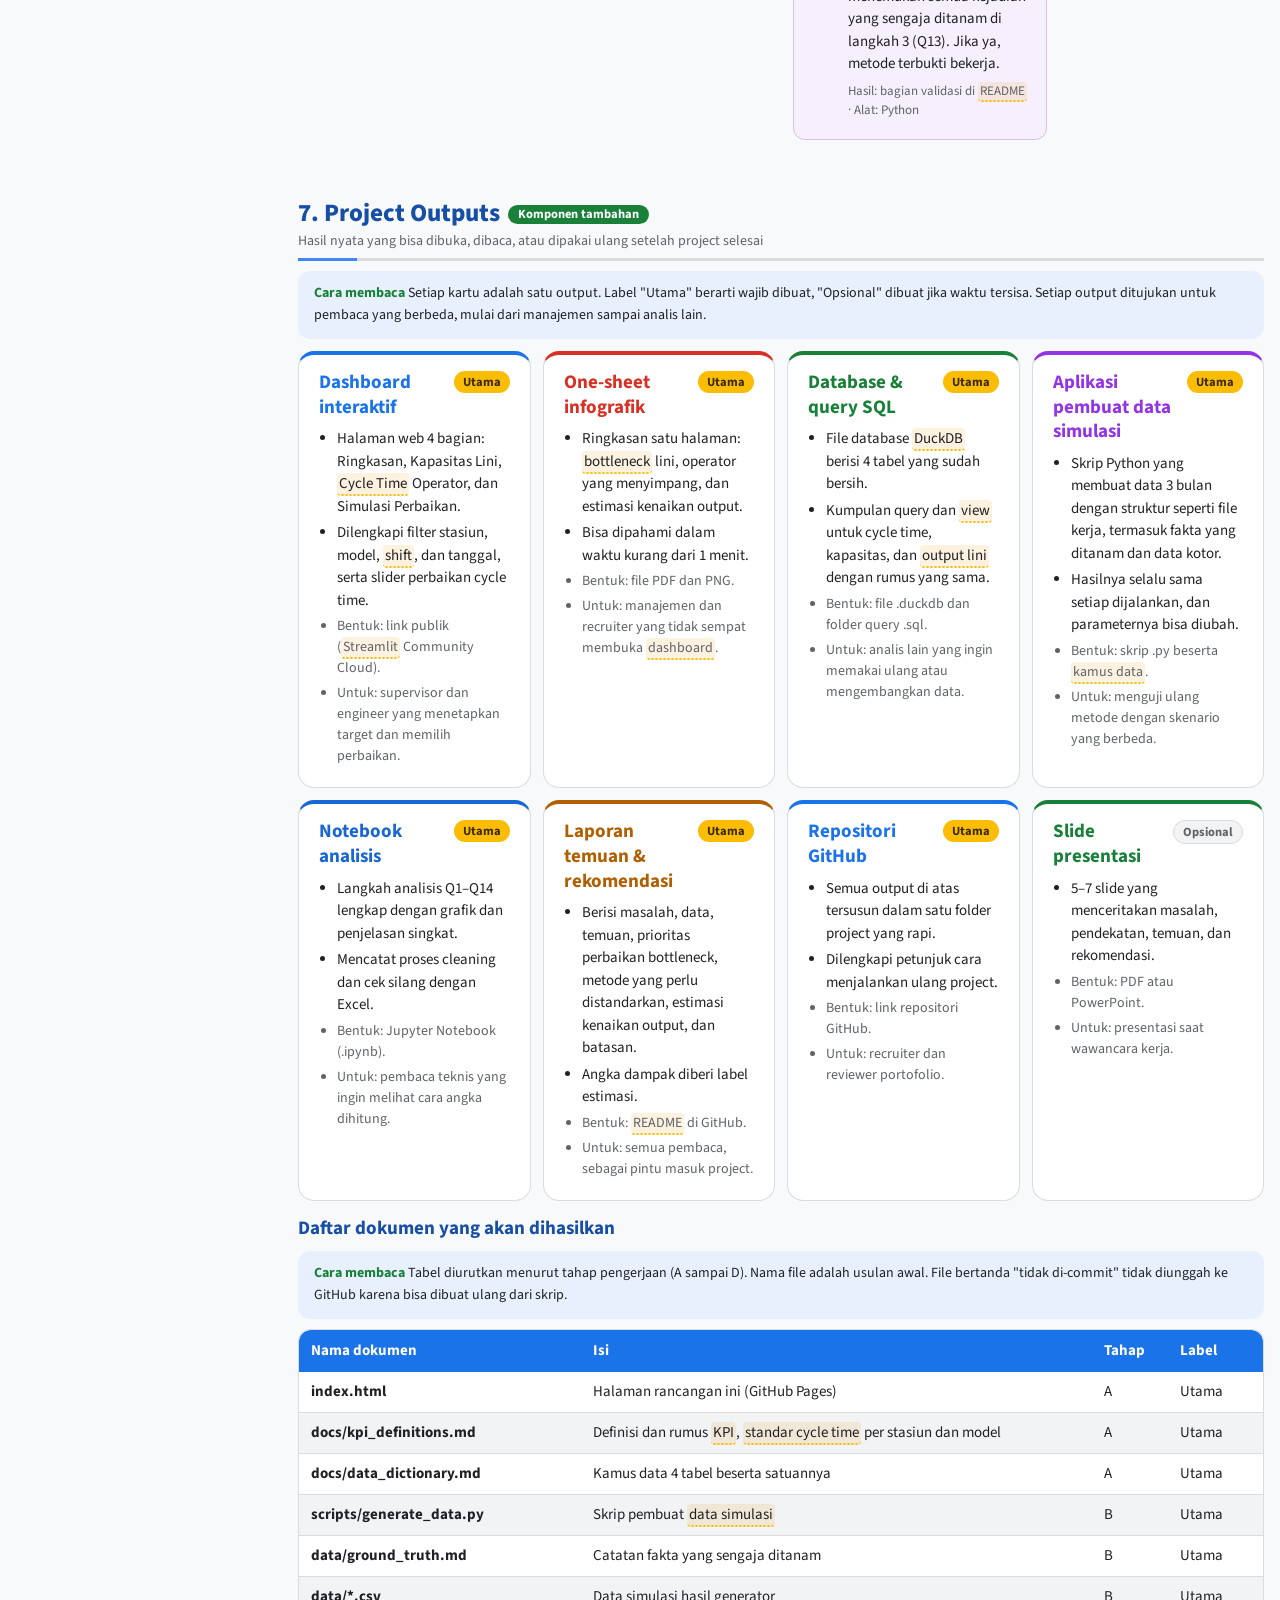
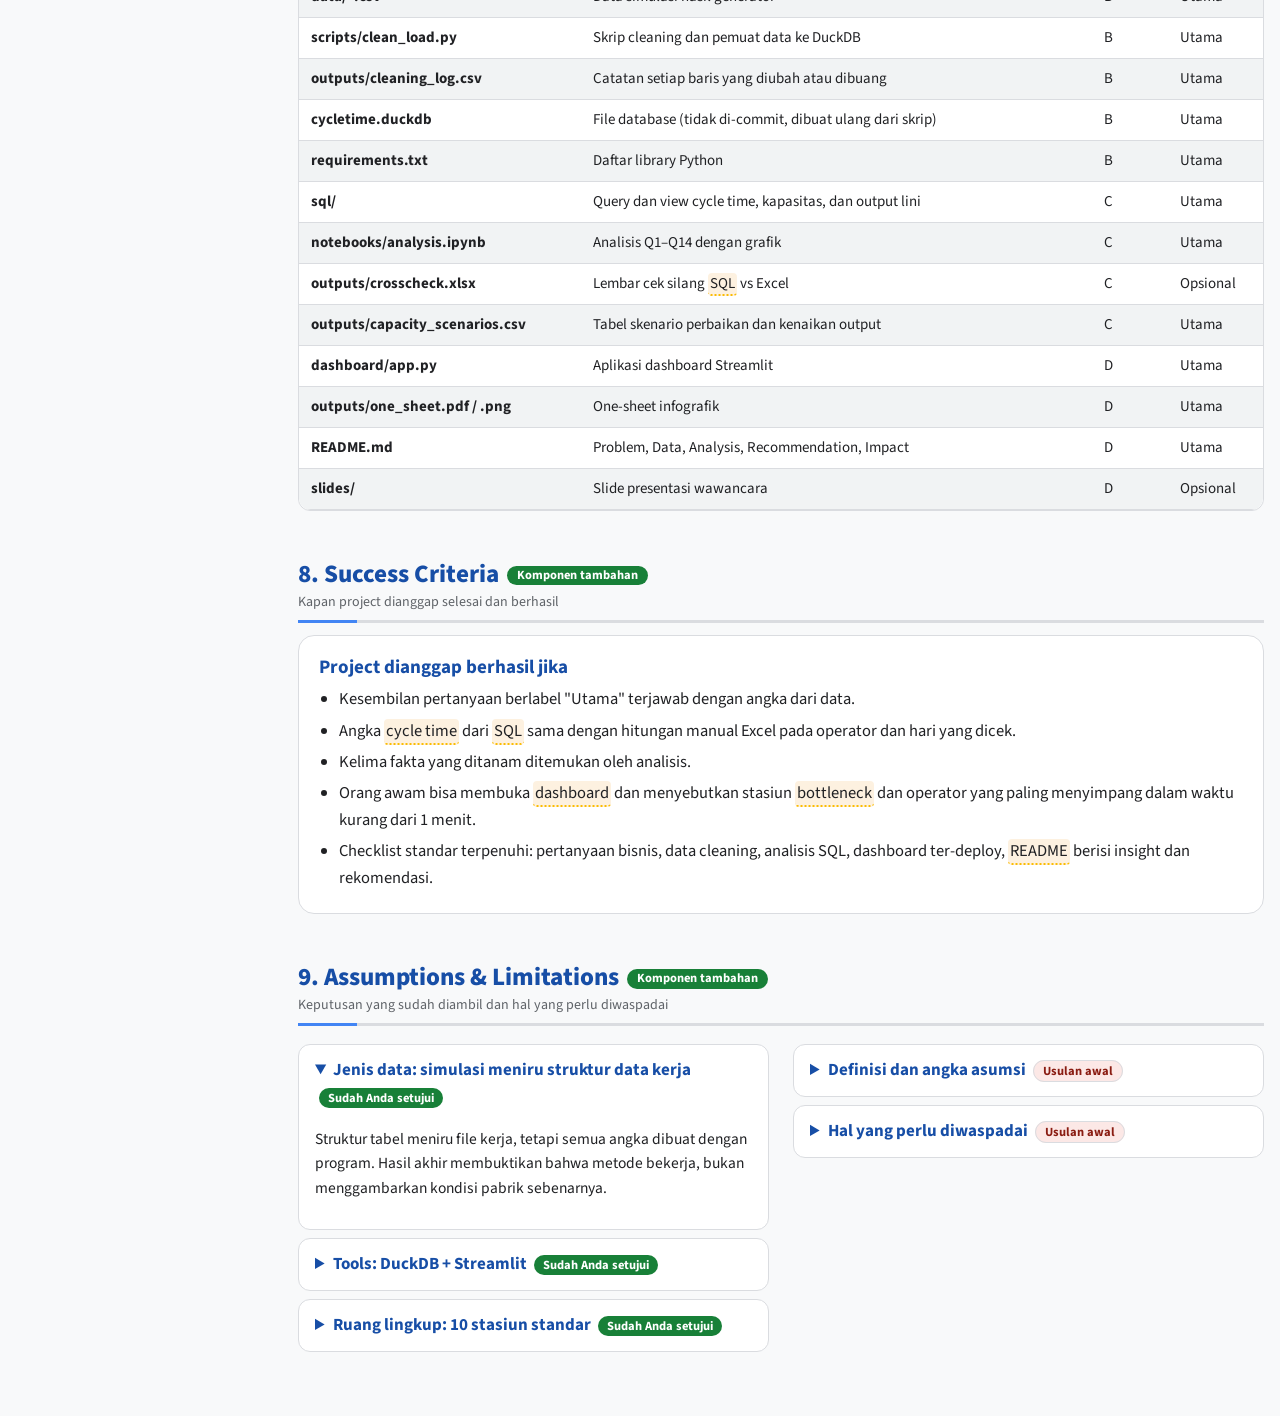
<file: design-and-report/index.html>
<!doctype html>
<html lang="id"><head><meta charset="utf-8"><meta name="viewport" content="width=device-width,initial-scale=1,viewport-fit=cover">
<title>Project 10: Cycle Time &amp; Bottleneck Analysis</title>
<meta name="claude:viewport-fit-sides" content="cover">
<meta name="description" content="Rancangan project portofolio Data Analyst: analisis cycle time per stasiun dan operator serta bottleneck lini PCBA, dengan data simulasi, SQL, dan dashboard.">
<link rel="preconnect" href="https://fonts.googleapis.com"><link rel="preconnect" href="https://fonts.gstatic.com" crossorigin>
<link rel="stylesheet" href="https://fonts.googleapis.com/css2?family=Source+Sans+3:wght@400;600;700;800&display=swap">
<style>
/* Layout: tema terang ala Google (single theme, sengaja): latar putih keabuan, kartu putih;
   biru = struktur, kuning = penanda utama, hijau = info pendukung, merah = aksen.
   Skala huruf: H1 32 · H2 25 · H3 19 · body 16.5 · keterangan 14 · label 12.5 */
:root{color-scheme:light;
--bg:#F8F9FA;--card:#FFFFFF;--sub:#F1F3F4;--line:#DADCE0;
--ink:#202124;--head:#174EA6;--mut:#5F6368;
--navy:#1A73E8;--navy-ink:#FFFFFF;--teal:#188038;--amber:#FBBC04;--amber-ink:#3C2A00;--bar:#1A73E8;--soft:#E8F0FE;
--gb:#4285F4;--gr:#EA4335;--gy:#FBBC04;--gg:#34A853;
--navyH:#1A73E8;--amberH:#B06000;--tealH:#188038;--plumH:#9334E6;--roseH:#D93025;--skyH:#1967D2;--onph:#fff;
--f:"Source Sans 3",Calibri,Carlito,"Segoe UI",Arial,sans-serif;
--h1:clamp(26px,2.6vw,32px);--h2:clamp(21px,2vw,25px);--h3:19px;--body:16.5px;--small:14px;--label:12.5px}
[hidden]{display:none!important}
*{box-sizing:border-box}html{scroll-padding-top:64px;scroll-behavior:smooth}
body{margin:0;background:var(--bg);color:var(--ink);font:400 var(--body)/1.6 var(--f)}
body::before{content:"";position:fixed;inset:0 0 auto;height:env(safe-area-inset-top,0px);background:var(--bg);z-index:10}
main{max-width:880px;margin:0 auto;padding-block:16px 56px;padding-left:max(16px,env(safe-area-inset-left,0px));padding-right:max(16px,env(safe-area-inset-right,0px))}
b,strong{font-weight:700}
nav{position:sticky;top:env(safe-area-inset-top,0px);z-index:9;background:var(--bg);padding:8px 0;display:flex;gap:6px;overflow-x:auto}
nav a{flex:none;background:var(--card);border:1px solid var(--line);color:var(--ink);text-decoration:none;border-radius:999px;padding:6px 14px;font-size:var(--small);font-weight:600}
nav a:hover,nav a:focus-visible{background:var(--amber);border-color:var(--amber);color:var(--amber-ink);outline:none}
.banner{background:var(--navy);color:var(--navy-ink);border-radius:18px;padding:22px 26px}
.banner h1{margin:0 0 8px;font-size:var(--h1);font-weight:800;line-height:1.2;text-wrap:balance;letter-spacing:-.01em}.banner p{margin:0;font-size:18px;line-height:1.55;opacity:.97}.banner .goal b{font-weight:800}
.tags{display:flex;gap:6px;flex-wrap:wrap;margin-top:14px}
.tags{align-items:center}.tlab{font-size:var(--small);font-weight:700;margin-right:4px;opacity:.95}
.tag{border-radius:999px;padding:3px 12px;font-size:var(--label);font-weight:700;background:rgba(255,255,255,.2);letter-spacing:.02em}.tag.a{background:var(--amber);color:var(--amber-ink)}
.card{border-radius:16px;padding:16px 20px;background:var(--card);border:1px solid var(--line);margin:12px 0}
.card p{margin:8px 0}
h2{font-size:var(--h2);font-weight:800;color:var(--head);margin:48px 0 10px;padding-bottom:8px;border-bottom:2px solid var(--line);line-height:1.25;text-wrap:balance}
h2 small{display:block;font-size:var(--small);font-weight:400;color:var(--mut);margin-top:4px}
h3{font-size:var(--h3);font-weight:700;color:var(--head);margin:16px 0 6px;line-height:1.3}
.card h3:first-child,.card>div>h3:first-child{margin-top:4px}
.add{display:inline-block;vertical-align:middle;margin-left:8px;border-radius:999px;padding:2px 10px;font-size:var(--label);font-weight:700;background:var(--teal);color:#fff}
.how{background:var(--soft);border-radius:12px;padding:12px 16px;margin:10px 0;font-size:var(--small);line-height:1.55;color:var(--ink)}.how::before{content:"Cara membaca ";font-weight:700;color:var(--teal)}
.callout{border-radius:14px;padding:14px 20px;margin:12px 0;font-size:16px}.callout h4{margin:0 0 6px;font-size:var(--h3);font-weight:700}.callout p{margin:6px 0}
.callout.a{background:var(--amber);color:var(--amber-ink)}.callout.g{background:var(--teal);color:#fff}
.kpis{display:grid;grid-template-columns:repeat(3,1fr);gap:12px;margin:14px 0}.kpis .card{margin:0}
.kpi .v{font-size:30px;font-weight:800;display:block;line-height:1.15;color:var(--head);font-variant-numeric:tabular-nums}.kpi .l{display:block;font-weight:700;font-size:16px;margin-top:2px}.kpi .d{display:block;font-size:var(--small);line-height:1.4;margin-top:6px;color:var(--mut)}
.kpi.t{background:var(--teal);border-color:var(--teal);color:#fff}.kpi.am{background:var(--amber);border-color:var(--amber);color:var(--amber-ink)}
.kpi.t .v,.kpi.t .d,.kpi.am .v,.kpi.am .d{color:inherit}
table{border-collapse:collapse;width:100%;font-size:15px;background:var(--card);border-radius:12px;overflow:hidden}
th{background:var(--navy);color:var(--navy-ink);padding:9px 12px;text-align:left;vertical-align:top;font-weight:700}
td{padding:8px 12px;border-bottom:1px solid var(--line);vertical-align:top}
tr:nth-child(odd) td{background:var(--sub)}
.scroll{overflow-x:auto;border:1px solid var(--line);border-radius:12px;margin:10px 0}
.q{background:var(--card);border:1px solid var(--line);border-radius:12px;padding:12px 16px;margin:6px 0;display:grid;grid-template-columns:40px 1fr;gap:4px 8px;font-size:16px;line-height:1.45}
.q .id{font-weight:800;color:var(--head)}.q .m{grid-column:2;font-size:var(--small);color:var(--mut)}
.pri{display:inline-block;border-radius:999px;padding:1px 9px;font-size:var(--label);font-weight:700;margin-left:6px;background:var(--sub);border:1px solid var(--line);color:var(--mut)}.pri.M{background:var(--amber);border-color:var(--amber);color:var(--amber-ink)}.pri.S{background:var(--navy);border-color:var(--navy);color:#fff}
.theme{font-size:var(--label);font-weight:700;color:var(--teal);margin:20px 0 4px;text-transform:uppercase;letter-spacing:.08em}
.flow{display:flex;flex-wrap:wrap;align-items:center;gap:6px;margin:8px 0}
.flow span{border-radius:999px;padding:5px 12px;font-size:var(--small);font-weight:700;background:var(--sub);border:1px solid var(--line)}
.flow span.ng{background:var(--amber);border-color:var(--amber);color:var(--amber-ink)}.flow span.ok{background:var(--teal);border-color:var(--teal);color:#fff}.flow i{font-style:normal;color:var(--mut);font-size:var(--small)}
.row{display:flex;align-items:center;gap:8px;margin:6px 0;width:100%;font:inherit;font-size:var(--small);color:var(--ink);background:none;border:0;padding:0;cursor:pointer;text-align:left}
.row .n{width:96px;flex:none;font-weight:600}.row .tr{flex:1;background:var(--sub);border-radius:8px;height:24px;position:relative;overflow:hidden}
.row .b{position:absolute;left:0;top:0;bottom:0;border-radius:8px;background:var(--bar);transition:width .25s}
.row.sel .b{background:var(--amber)}.row.sel .n{color:var(--head);font-weight:800}
.row .c{width:58px;text-align:right;flex:none;font-variant-numeric:tabular-nums;font-weight:600}
.row:focus-visible{outline:3px solid var(--amber);outline-offset:2px;border-radius:8px}
.ctl{display:flex;align-items:center;gap:12px;margin:14px 0 10px;font-weight:700;font-size:15px}.ctl input{flex:1;accent-color:#F2A541}.ctl output{min-width:48px;text-align:right}
.res{display:grid;grid-template-columns:repeat(3,1fr);gap:10px;margin-top:10px}.res div{background:var(--sub);border-radius:12px;padding:10px 14px;font-size:var(--small);color:var(--mut)}.res b{display:block;font-size:24px;font-weight:800;color:var(--head);font-variant-numeric:tabular-nums}
.steps{counter-reset:s;display:grid;gap:8px;margin:10px 0;padding:0;list-style:none}
.steps li{background:var(--card);border:1px solid var(--line);border-radius:12px;padding:12px 14px 12px 54px;position:relative}
.steps li::before{counter-increment:s;content:counter(s);position:absolute;left:14px;top:12px;width:28px;height:28px;border-radius:50%;background:var(--navy);color:#fff;font-weight:700;display:grid;place-items:center;font-size:14px}
.steps li.L::before{background:var(--amber);color:var(--amber-ink)}
.steps b.t{display:block;font-size:17px;color:var(--head);line-height:1.3}.steps p{margin:6px 0;font-size:15px;line-height:1.5}.steps .meta{font-size:13px;color:var(--mut)}
.phase{font-size:var(--label);font-weight:700;color:var(--teal);margin:18px 0 0;text-transform:uppercase;letter-spacing:.08em}
.tools{display:grid;grid-template-columns:repeat(2,1fr);gap:12px;margin:12px 0}.tools .card{margin:0}
.tools b{display:block;font-size:var(--h3);color:var(--head)}.tools .r{font-size:15px;margin:6px 0 0}.tools .alt{font-size:var(--small);color:var(--mut);margin:8px 0 0;padding-top:8px;border-top:1px dashed var(--line)}
details{background:var(--card);border:1px solid var(--line);border-radius:12px;padding:12px 16px;margin:8px 0}summary{cursor:pointer;font-weight:700;font-size:17px;color:var(--head)}details p{font-size:15.5px}
.pill{border-radius:999px;padding:1px 9px;font-size:var(--label);font-weight:700;background:var(--teal);color:#fff;margin-left:4px}.pill.d{background:var(--sub);border:1px solid var(--line);color:var(--mut)}
.chip{display:inline-block;border-radius:999px;padding:3px 11px;margin:3px 4px 3px 0;font-size:var(--small);font-weight:600;background:var(--sub);border:1px solid var(--line)}
.tm{border-bottom:2px dotted var(--amber);background:rgba(242,165,65,.16);border-radius:4px;padding:0 2px;cursor:help}
#tip{position:fixed;display:none;max-width:320px;white-space:pre-line;background:#202124;color:#fff;padding:10px 12px;border-radius:12px;font-size:var(--small);line-height:1.4;z-index:20;box-shadow:0 6px 20px rgba(0,0,0,.25)}
ul.tight{margin:6px 0;padding-left:20px}ul.tight li{margin:5px 0}
.intro>.layout{grid-column:1/-1}
.layout{margin-top:14px;padding-top:14px;border-top:1px solid var(--line)}.layout .lead{margin:4px 0 10px;max-width:90ch}
.figw{overflow-x:auto;margin:8px 0}.figw svg{display:block;width:100%;min-width:860px;height:auto;font-family:var(--f)}
.figw .lane{fill:var(--sub)}.figw .box{fill:var(--card);stroke:var(--line);stroke-width:1.5}.figw .box.hi{stroke:var(--bar);stroke-width:2.5}
.figw text{fill:var(--ink)}.figw .ln{font-size:15px;font-weight:700;fill:var(--head)}.figw .gl{font-size:13px;font-weight:700;fill:var(--teal);letter-spacing:.03em}
.figw .bt{font-size:13px}.figw .b{font-size:15px;font-weight:700}.figw .st{font-size:13px;fill:var(--mut)}
.figw .grp{stroke:var(--teal);stroke-width:2}.figw .ar{stroke:var(--bar);stroke-width:2}.figw .ah{fill:var(--bar)}
.figw .ng,.figw .ngs{stroke:var(--amber);stroke-width:2;stroke-dasharray:5 4}.figw .aha{fill:var(--amber)}.figw .nl{font-size:14px;font-weight:700;fill:var(--amberH)}
.figw .dt{stroke:var(--mut);stroke-width:2;stroke-dasharray:2 4}
.figw .okb{fill:var(--teal)}.figw .scb{fill:var(--amber)}.figw .wt{fill:#fff;font-size:14px;font-weight:700}.figw .at{fill:var(--amber-ink);font-size:14px;font-weight:700}
.figw .mk{fill:var(--amber)}.figw .mt{fill:var(--amber-ink);font-size:14px;font-weight:800}
.legend{counter-reset:l;list-style:none;padding:0;margin:10px 0 0;display:grid;gap:10px}
.legend li{counter-increment:l;position:relative;padding-left:38px;font-size:15.5px;line-height:1.55}
.legend li::before{content:counter(l);position:absolute;left:0;top:1px;width:26px;height:26px;border-radius:50%;background:var(--amber);color:var(--amber-ink);font-weight:800;font-size:14px;display:grid;place-items:center}
@media (min-width:1000px){.legend{grid-template-columns:repeat(4,1fr);gap:16px}}
.kpi{--h:var(--navyH);background:color-mix(in srgb,var(--h) 11%,var(--card));border-color:color-mix(in srgb,var(--h) 35%,var(--card))}
.kpi .v{color:var(--h)}.kpi .l{color:var(--ink)}.kpi .d{color:var(--mut)}
.q[data-p="M"]{background:color-mix(in srgb,var(--amber) 13%,var(--card));border-color:color-mix(in srgb,var(--amber) 60%,var(--card))}
.q[data-p="S"]{background:color-mix(in srgb,var(--skyH) 9%,var(--card));border-color:color-mix(in srgb,var(--skyH) 35%,var(--card))}
.q[data-p="N"]{border-style:dashed}
.q[data-p="M"] .id{color:var(--amberH)}.q[data-p="S"] .id{color:var(--skyH)}.q[data-p="N"] .id{color:var(--mut)}
.pri.S{background:var(--skyH);border-color:var(--skyH);color:var(--onph)}
.fbar{display:flex;flex-wrap:wrap;align-items:center;gap:6px;margin:12px 0 4px}.fbar span{font-size:var(--small);font-weight:700;color:var(--mut);margin-right:2px}
.fb{font:inherit;font-size:var(--small);font-weight:700;cursor:pointer;border-radius:999px;padding:6px 14px;border:1px solid var(--line);background:var(--card);color:var(--ink)}
.fb i{font-style:normal;opacity:.7;margin-left:4px}.fb:hover{border-color:var(--bar)}.fb:focus-visible{outline:3px solid var(--amber);outline-offset:2px}
.fb.on{background:var(--navy);border-color:var(--navy);color:#fff}.fb.on[data-f="M"]{background:var(--amber);border-color:var(--amber);color:var(--amber-ink)}.fb.on[data-f="S"]{background:var(--skyH);border-color:var(--skyH);color:var(--onph)}
.defs p{margin:0 0 12px}.defs p:last-child{margin:0}
.fx{display:inline-block;margin:2px 0;padding:1px 9px;border-radius:8px;background:color-mix(in srgb,var(--tealH) 12%,var(--card));border:1px solid color-mix(in srgb,var(--tealH) 40%,var(--card));color:var(--tealH);font-weight:700;font-size:15px;white-space:normal}
.figw.fl svg{min-width:520px;max-width:1000px;margin:0 auto}.flowfull .card{padding:20px 24px}.flowfull .card>p{text-align:center;margin:12px 0 0}.figw .dia{fill:var(--sub);stroke:var(--bar);stroke-width:2}.figw .b2{font-size:14px;font-weight:700}
.figw .arT{fill:none;stroke:var(--teal);stroke-width:2}.figw .aht{fill:var(--teal)}.figw .arA{fill:none;stroke:var(--amber);stroke-width:2}.figw .aha2{fill:var(--amber)}
.figw .lt{font-size:13px;font-weight:700;fill:var(--tealH)}.figw .la{font-size:13px;font-weight:700;fill:var(--amberH)}
.ph .phase{color:var(--ph);font-size:13.5px}
.ph .steps li{background:color-mix(in srgb,var(--ph) 8%,var(--card));border-color:color-mix(in srgb,var(--ph) 32%,var(--card))}
.ph .steps li::before,.ph .steps li.L::before{background:var(--ph);color:var(--onph)}
.ph .steps b.t{color:var(--ink)}
.steps li.L::after{content:"beban besar";position:absolute;right:12px;top:12px;font-size:11.5px;font-weight:700;letter-spacing:.03em;padding:1px 8px;border-radius:999px;border:1px solid var(--ph,var(--amber));color:var(--ph,var(--amber))}
.steps li.L b.t{padding-right:84px}
.banner{background:linear-gradient(120deg,#1A73E8,#4285F4)}
h2{border-bottom:3px solid transparent;border-image:linear-gradient(90deg,var(--gb) 0 60px,var(--line) 60px) 1}
nav a:nth-child(4n+1):hover{background:var(--gb);border-color:var(--gb);color:#fff}nav a:nth-child(4n+2):hover{background:var(--gr);border-color:var(--gr);color:#fff}nav a:nth-child(4n+4):hover{background:var(--gg);border-color:var(--gg);color:#fff}
.callout.g{background:#E6F4EA;color:#0D652D;border:1px solid #A8DAB5}.callout.g h4{color:#137333}
.callout.a{background:#FEF7E0;color:#3C2A00;border:1px solid #FDD663}
.outs{display:grid;gap:12px;margin:12px 0}.outs .card{margin:0}
.out{--h:var(--navyH);border-top:4px solid var(--h)}
.out .oh{display:flex;align-items:flex-start;justify-content:space-between;gap:8px}.out .oh b{font-size:var(--h3);color:var(--h);line-height:1.3}
.ob{flex:none;border-radius:999px;padding:1px 9px;font-size:var(--label);font-weight:700;background:var(--amber);color:var(--amber-ink)}.ob.opt{background:var(--sub);border:1px solid var(--line);color:var(--mut)}
.out ul{margin:8px 0 0;padding-left:18px;font-size:15px;line-height:1.5}.out li{margin:4px 0}
.out li:nth-last-child(-n+2){color:var(--mut);font-size:14px}
@media (min-width:700px){.outs{grid-template-columns:repeat(2,1fr)}}
@media (min-width:1280px){.outs{grid-template-columns:repeat(4,1fr)}}
/* layar lebar: nav jadi sidebar, konten dibagi kolom */
.two{display:grid;gap:0 24px;align-items:start}.two>*{min-width:0}
.qgrid{display:grid;gap:0 12px}.qgrid>*{min-width:0}
@media (min-width:1000px){
main{max-width:1480px}
.two,.qgrid{grid-template-columns:1fr 1fr}.qgrid .theme{grid-column:1/-1}
.kpis{grid-template-columns:repeat(6,1fr)}.tools{grid-template-columns:repeat(3,1fr)}
.intro{display:grid;grid-template-columns:1fr 1fr;column-gap:28px;align-items:start}.intro h3{grid-column:1/-1}.intro>p{grid-column:1}.intro>.scroll{grid-column:2;grid-row:2/span 3;margin-top:8px}
.phases{display:grid;grid-template-columns:repeat(2,1fr);gap:0 24px}.phases>*{min-width:0}
}
@media (min-width:1280px){
main{display:grid;grid-template-columns:190px minmax(0,1fr);column-gap:32px}
main>*{grid-column:2}
main>nav{grid-column:1;grid-row:1/span 60;align-self:start;flex-direction:column;padding-top:16px}
main>nav a{border-radius:10px;font-size:15px;padding:8px 14px}
.phases{grid-template-columns:repeat(4,1fr)}
}
@media (max-width:620px){.kpis,.res{grid-template-columns:1fr 1fr}.tools{grid-template-columns:1fr}.row .n{width:78px}.banner{padding:18px}}
@media (prefers-reduced-motion:reduce){html{scroll-behavior:auto}.row .b{transition:none}}
/* tambahan */
.card a{color:var(--navy);font-weight:600}
.row .n{width:130px}
.tag.c1{background:#188038;color:#fff}.tag.c2{background:#9334E6;color:#fff}.tag.c3{background:#D93025;color:#fff}.tag.c4{background:#fff;color:#174EA6}
.wf{display:grid;gap:0}
.wrow{display:grid;gap:0}
.wl{--c:var(--navyH);background:color-mix(in srgb,var(--c) 8%,var(--card));border:1px solid color-mix(in srgb,var(--c) 30%,var(--card));border-radius:14px;padding:12px 14px 14px;min-width:0}
.wl h4{margin:0 0 6px;color:var(--c);font-size:13.5px;font-weight:700;text-transform:uppercase;letter-spacing:.08em}
.ws{display:grid;gap:24px;padding-top:8px}
.wb{position:relative;background:var(--card);border:2px solid var(--c);border-radius:12px;padding:10px 12px 10px 54px;font-size:15px;line-height:1.35;min-height:56px}
.wb .n{position:absolute;left:12px;top:10px;width:30px;height:30px;border-radius:50%;background:var(--c);color:var(--onph);display:grid;place-items:center;font-weight:800;font-size:14px}
.wb b{display:block;color:var(--ink)}.wb .s{display:block;font-size:13px;color:var(--mut);margin-top:2px}
.wb.L::before{content:"beban besar";position:absolute;top:-11px;right:10px;background:var(--amber);color:var(--amber-ink);font-size:11px;font-weight:700;padding:0 8px;border-radius:999px;line-height:20px}
.wb::after{content:"↓";position:absolute;left:50%;bottom:-23px;transform:translateX(-50%);color:var(--c);font-weight:800;font-size:16px}
.ws>.wb:last-child::after{content:none}
.wsep{text-align:center;color:var(--mut);font-weight:800;font-size:20px;line-height:28px}.wsep::before{content:"↓"}
@media (min-width:1200px){
.wrow{grid-template-columns:2fr 30px 3fr;align-items:stretch}
.wrow>.wsep{display:grid;place-items:center}.wrow>.wsep::before{content:"→"}
.ws{grid-template-columns:repeat(var(--k),minmax(0,1fr));gap:22px}
.wl[style*="--k:5"] .ws{grid-template-columns:repeat(5,minmax(0,1fr))}
.wb::after{content:"→";left:auto;right:-19px;bottom:auto;top:50%;transform:translateY(-50%)}
}
@media (max-width:620px){.row .n{width:112px;font-size:13px}}

.wa{text-align:center;color:var(--mut);font-weight:800;font-size:20px;line-height:28px}
@media (min-width:1200px){.wa{display:grid;grid-template-columns:repeat(5,minmax(0,1fr));gap:22px;padding:0 15px}.wa.r span{grid-column:5}.wa.l span{grid-column:1}
.ws.rev{direction:rtl}.ws.rev .wb{direction:ltr}.ws.rev .wb::after{content:"←";right:auto;left:-19px}.ws.rev>.wb:last-child::after{content:none}}
.tab{flex:none;font:inherit;font-size:15px;font-weight:800;cursor:pointer;background:var(--card);border:2px solid var(--line);color:var(--ink);border-radius:999px;padding:6px 16px}
.tab[data-t=design]{--c:var(--navy)}.tab[data-t=report]{--c:var(--teal)}
.tab:hover{border-color:var(--c)}.tab.on{background:var(--c);border-color:var(--c);color:#fff}.tab:focus-visible{outline:3px solid var(--amber);outline-offset:2px}
.links{display:contents}.links[data-tab=design]{--ac:var(--navy)}.links[data-tab=report]{--ac:var(--teal)}
.links a{font-size:13.5px;font-weight:600;color:var(--mut);padding:5px 12px}
.pane code{font-size:.92em;background:var(--sub);border-radius:4px;padding:1px 5px;overflow-wrap:anywhere}
.pane pre{background:var(--sub);border:1px solid var(--line);border-radius:12px;padding:12px 16px;overflow-x:auto;font-size:14px;line-height:1.5}.pane pre code{background:none;padding:0;overflow-wrap:normal}
.pill.p{background:var(--amber);color:var(--amber-ink)}
.callout a{color:inherit;font-weight:700;text-decoration:underline}
@media (min-width:1280px){
main>nav{gap:8px}
.tab{border-radius:12px;font-size:16px;padding:12px 16px;text-align:left;border-left:8px solid var(--c)}
.links{display:flex;flex-direction:column;gap:2px;margin:0 0 8px 12px;padding-left:12px;border-left:3px solid var(--ac)}
main>nav .links a{background:none;border:0;border-radius:8px;font-size:14.5px;font-weight:600;color:var(--mut);padding:6px 10px}
main>nav .links a:hover,main>nav .links a:focus-visible{background:var(--soft);color:var(--head)}
}
.rt{font-size:14.5px}.rt td,.rt th{padding:7px 10px;vertical-align:top;overflow-wrap:normal}.rt td:not(:first-child){font-variant-numeric:tabular-nums}.rt td:first-child{white-space:nowrap}.rt code{font-size:.9em}
.rc svg{min-width:0!important;max-width:100%}.figw.rc{overflow-x:auto}.figw.rc svg{min-width:640px!important}.figw.rc.sm svg{max-width:760px;margin:0 auto}
.rc svg text{fill:#5F6368;font-size:12px}
.lg{display:flex;flex-wrap:wrap;gap:6px 18px;font-size:14px;margin:4px 0 8px}.lg i{display:inline-block;width:12px;height:12px;border-radius:3px;margin-right:6px;vertical-align:-1px}
.grid2>*{min-width:0}
table.evq td:first-child{width:56px}
.evq .en{display:inline-grid;place-items:center;width:30px;height:30px;border-radius:50%;background:var(--soft);color:var(--head);font-weight:800;font-size:14px}
.evq a{color:var(--ink);font-weight:700;font-size:16px;text-decoration:none;display:inline-flex;align-items:center;gap:6px;padding:2px 0;border-bottom:2px solid transparent}
.evq a:hover,.evq a:focus-visible{color:var(--navy);border-bottom-color:var(--navy)}.evq tr:hover td{background:var(--soft)}
.evq .pill{white-space:nowrap}.rt .pill{white-space:nowrap}
.qa{display:grid;grid-template-columns:auto 1fr;gap:0 12px;padding:10px 14px;border-radius:12px;background:var(--sub);border-left:5px solid var(--teal);margin:10px 0}
.qa.w{border-left-color:var(--amber)}.qa .qn{font-weight:800;font-size:15px;color:#fff;background:var(--teal);border-radius:8px;padding:2px 9px;height:fit-content;margin-top:2px}
.qa.w .qn{background:var(--amberH)}.qa .qt{font-weight:700;line-height:1.4}.qa .qm{font-size:13px;color:var(--mut);margin:2px 0}.qa p{margin:4px 0 2px}
.qlist{font-size:13px;font-weight:700;color:var(--mut);margin-left:6px;letter-spacing:.02em}
.report-note{font-size:14px;color:var(--mut)}
.qchips{display:flex;flex-wrap:wrap;gap:8px;margin:10px 0}.qc{display:inline-block;min-width:44px;text-align:center;font-weight:800;font-size:14px;padding:4px 10px;border-radius:10px;background:var(--teal);color:#fff!important;text-decoration:none}.qc.w{background:var(--amberH)}a.qc:hover{filter:brightness(1.12)}
@media (min-width:1280px){
main{grid-template-columns:250px minmax(0,1fr)}
main>nav{display:grid;grid-template-columns:1fr 1fr;gap:8px}
main>nav .tab{padding:10px 8px;font-size:15px;text-align:center;border:2px solid var(--line);border-top:6px solid var(--c)}
main>nav .tab.on{border-color:var(--c);background:var(--c);color:#fff}
main>nav .links{grid-column:1/-1;margin:8px 0 0 4px}
}
.grid2{display:grid;gap:12px}@media (min-width:1000px){.grid2{grid-template-columns:1fr 1fr}}
.pill{white-space:nowrap}.pill.p{background:#FBBC04;color:#3C2A00}.pill.d{background:#FCE8E6;color:#8A1C12}

</style>

</head><body>
<a href="https://bagusbernadi.github.io/" style="display:inline-block;margin:12px 16px;font:600 14px/1.4 'Source Sans 3',Arial,sans-serif;color:#1A73E8;text-decoration:none">← All projects / Semua project</a>
<main>
<nav aria-label="Project navigation"><button type="button" class="tab on" data-t="design" aria-expanded="true" aria-controls="design">Design Project</button><button type="button" class="tab" data-t="report" aria-expanded="false" aria-controls="report">Report Project</button><div class="links" data-tab="design"><a href="#s1">Background</a><a href="#s2">Business Questions</a><a href="#s3">Cycle Time &amp; Bottleneck</a><a href="#s4">Dataset</a><a href="#s5">Tools</a><a href="#s6">Work Plan</a><a href="#s7">Project Outputs</a><a href="#s8">Success Criteria</a><a href="#s9">Assumptions &amp; Limitations</a></div><div class="links" data-tab="report" hidden><a href="#rp1">Data</a><a href="#rp2">Business Questions</a><a href="#rp3">Dataset</a><a href="#rp4">Tools</a><a href="#rp5">Alur Kerja</a><a href="#rp6">Project Output</a><a href="#rp7">Kesimpulan</a></div></nav>

<header class="banner"><h1>Project 10: Cycle Time &amp; Bottleneck Analysis</h1>
<p class="goal"><b>Tujuan project:</b> membangun analisis dan dashboard cycle time per stasiun dan per operator di lini PCBA, untuk menemukan stasiun yang membatasi output lini dan operator yang menyimpang dari standar, sehingga perbaikan metode dan penambahan kapasitas dapat difokuskan pada titik yang benar-benar menaikkan output.</p>
<div class="tags"><span class="tlab">Kategori:</span><span class="tag a">Rancangan project</span><span class="tag c1">Manufaktur PCBA</span><span class="tag c2">Data simulasi</span><span class="tag c3">SQL + dashboard</span></div></header>

<div class="pane" id="design" data-tab="design">
<section class="card intro">
<h3>Project Introduction</h3>
<p>Bayangkan tempat cuci mobil dengan empat tahap: bilas, sabun, keringkan, dan vakum. Setiap mobil harus melewati keempatnya secara berurutan. Jika tahap vakum butuh 12 menit sementara tahap lain hanya 6 menit, mobil akan antre di depan tahap vakum. Berapa pun cepatnya tahap lain, tempat cuci hanya bisa menyelesaikan 5 mobil per jam.</p>
<p>Pemilik ingin tahu tiga hal: tahap mana yang paling lambat, pekerja mana yang lebih lambat dari standar di tahap yang sama, dan berapa tambahan mobil per hari jika tahap paling lambat dipercepat. Mempercepat tahap yang bukan paling lambat tidak menambah jumlah mobil sama sekali.</p>
<div class="scroll"><table><tr><th>Di tempat cuci mobil</th><th>Di lini PCBA</th></tr>
<tr><td>Tahap bilas, sabun, keringkan, vakum</td><td>10 stasiun, dari Solder Paste Printing sampai Packing</td></tr>
<tr><td>Waktu per mobil di satu tahap</td><td>Cycle time: waktu rata-rata untuk menghasilkan satu unit OK</td></tr>
<tr><td>Pekerja yang lebih cepat atau lambat</td><td>Operator dengan cycle time berbeda di stasiun yang sama</td></tr>
<tr><td>Tahap paling lambat</td><td>Bottleneck: stasiun yang membatasi output lini</td></tr>
<tr><td>Mobil per jam</td><td>Output lini per hari</td></tr>
<tr><td>Waktu standar per mobil</td><td>Standar cycle time per stasiun dan model</td></tr>
</table></div>
<p>Project ini membangun <b>analisis cycle time dan bottleneck beserta dashboard</b>: output harian dan jam kerja operator digabung dalam satu database, dihitung per stasiun, operator, dan model, lalu ditampilkan dalam dashboard. Datanya adalah data simulasi yang meniru struktur data kerja karena data pabrik bersifat rahasia. Kata bergaris bawah putus-putus kuning bisa diklik untuk melihat artinya.</p>
<div class="layout">
<h3>Gambaran alur kerja di lini PCBA</h3>
<p class="lead">Lini produksi bisa dibayangkan sebagai tiga jalur. Dua jalur pertama sudah ada di pabrik. Jalur ketiga adalah yang dibangun di project ini.</p>
<div class="figw"><svg viewBox="0 0 1240 432" role="img" aria-label="Alur lini PCBA: jalur produksi melewati 10 stasiun yang dikelompokkan menjadi empat, jalur hambatan ketika stasiun paling lambat menahan output, dan jalur data menuju database, dashboard, dan keputusan perbaikan"><defs><marker id="mN" viewBox="0 0 10 10" refX="9" refY="5" markerWidth="7" markerHeight="7" orient="auto"><path class="ah" d="M0 0L10 5L0 10z"/></marker><marker id="mA" viewBox="0 0 10 10" refX="9" refY="5" markerWidth="7" markerHeight="7" orient="auto"><path class="aha" d="M0 0L10 5L0 10z"/></marker></defs>
<rect class="lane" x="0" y="8" width="1240" height="130" rx="14"/><rect class="lane" x="0" y="150" width="1240" height="140" rx="14"/><rect class="lane" x="0" y="302" width="1240" height="128" rx="14"/>
<text class="ln" x="18" y="78">Jalur</text><text class="ln" x="18" y="96">produksi</text><text class="ln" x="18" y="218">Jalur</text><text class="ln" x="18" y="236">hambatan</text><text class="ln" x="18" y="362">Jalur</text><text class="ln" x="18" y="380">data</text>
<line class="grp" x1="150" x2="1180" y1="40" y2="40"/><text class="gl" x="665" y="32" text-anchor="middle">10 stasiun berurutan, dikelompokkan menjadi empat</text>
<rect class="box" x="150" y="52" width="150" height="60" rx="10"/><text class="bt" x="225" y="78" text-anchor="middle">Paste Printing</text><text class="bt" x="225" y="95" text-anchor="middle">&amp; SPI</text>
<line class="ar" x1="300" x2="326" y1="82" y2="82" marker-end="url(#mN)"/>
<rect class="box" x="330" y="52" width="150" height="60" rx="10"/><text class="bt" x="405" y="78" text-anchor="middle">Pick &amp; Place</text><text class="bt" x="405" y="95" text-anchor="middle">s.d. THT</text>
<line class="ar" x1="480" x2="506" y1="82" y2="82" marker-end="url(#mN)"/>
<rect class="box" x="510" y="52" width="150" height="60" rx="10"/><text class="bt" x="585" y="78" text-anchor="middle">Wave Soldering</text><text class="bt" x="585" y="95" text-anchor="middle">&amp; ICT</text>
<line class="ar" x1="660" x2="686" y1="82" y2="82" marker-end="url(#mN)"/>
<rect class="box" x="690" y="52" width="150" height="60" rx="10"/><text class="bt" x="765" y="78" text-anchor="middle">FCT &amp;</text><text class="bt" x="765" y="95" text-anchor="middle">Packing</text>
<line class="ar" x1="840" x2="896" y1="82" y2="82" marker-end="url(#mN)"/>
<rect class="okb" x="900" y="64" width="280" height="36" rx="18"/><text class="wt" x="1040" y="87" text-anchor="middle">Output harian lini</text>
<line class="ng" x1="585" x2="585" y1="112" y2="198" marker-end="url(#mA)"/><text class="nl" x="596" y="166">Stasiun paling lambat</text>
<rect class="box" x="150" y="202" width="290" height="52" rx="10"/><text class="bt b" x="295" y="224" text-anchor="middle">Yang dicari</text><text class="st" x="295" y="244" text-anchor="middle">stasiun, operator, model, shift, lembur</text>
<line class="dt" x1="440" x2="506" y1="228" y2="228" marker-end="url(#mN)"/>
<rect class="box" x="510" y="202" width="150" height="52" rx="10"/><text class="bt b" x="585" y="233" text-anchor="middle">Unit antre</text>
<line class="ar" x1="660" x2="716" y1="228" y2="228" marker-end="url(#mN)"/>
<rect class="scb" x="720" y="211" width="460" height="34" rx="17"/><text class="at" x="950" y="233" text-anchor="middle">Output lini tertahan di stasiun paling lambat</text>
<rect class="box" x="150" y="336" width="200" height="62" rx="10"/><text class="bt b" x="250" y="362" text-anchor="middle">Output &amp; jam kerja</text><text class="st" x="250" y="382" text-anchor="middle">per operator per hari</text>
<line class="ar" x1="350" x2="396" y1="367" y2="367" marker-end="url(#mN)"/>
<rect class="box hi" x="400" y="336" width="200" height="62" rx="10"/><text class="bt b" x="500" y="362" text-anchor="middle">Database</text><text class="st" x="500" y="382" text-anchor="middle">DuckDB + SQL</text>
<line class="ar" x1="600" x2="646" y1="367" y2="367" marker-end="url(#mN)"/>
<rect class="box hi" x="650" y="336" width="200" height="62" rx="10"/><text class="bt b" x="750" y="362" text-anchor="middle">Dashboard</text><text class="st" x="750" y="382" text-anchor="middle">Streamlit</text>
<line class="ar" x1="850" x2="896" y1="367" y2="367" marker-end="url(#mN)"/>
<rect class="box" x="900" y="336" width="200" height="62" rx="10"/><text class="bt b" x="1000" y="362" text-anchor="middle">Keputusan</text><text class="st" x="1000" y="382" text-anchor="middle">perbaikan di bottleneck</text>
<line class="dt" x1="250" x2="250" y1="258" y2="332" marker-end="url(#mN)"/><text class="st" x="260" y="318" text-anchor="start">unit OK, unit NG, dan jam kerja efektif tiap operator di tiap stasiun dicatat setiap hari</text>
<text class="gl" x="625" y="422" text-anchor="middle">Bagian yang dibangun di project ini</text><line class="grp" x1="400" x2="850" y1="404" y2="404"/>
<circle class="mk" cx="130" cy="58" r="13"/><text class="mt" x="130" y="63" text-anchor="middle">1</text>
<circle class="mk" cx="565" cy="150" r="13"/><text class="mt" x="565" y="155" text-anchor="middle">2</text>
<circle class="mk" cx="130" cy="208" r="13"/><text class="mt" x="130" y="213" text-anchor="middle">3</text>
<circle class="mk" cx="130" cy="342" r="13"/><text class="mt" x="130" y="347" text-anchor="middle">4</text></svg></div>
<ol class="legend">
<li><b>Jalur produksi.</b> Setiap unit melewati 10 stasiun secara berurutan, seperti mobil yang melewati tahap bilas, sabun, keringkan, dan vakum.</li>
<li><b>Stasiun paling lambat.</b> Stasiun dengan kapasitas terendah membuat unit antre di depannya. Stasiun ini menentukan berapa unit yang keluar dari lini setiap hari.</li>
<li><b>Jalur hambatan.</b> Project mencari stasiun, operator, model, shift, dan kondisi lembur yang membuat cycle time melambat.</li>
<li><b>Jalur data.</b> Output dan jam kerja setiap operator dimasukkan ke database, dihitung menjadi cycle time dan kapasitas, lalu ditampilkan di dashboard. Hasilnya dipakai untuk memilih perbaikan di bottleneck.</li>
</ol>
</div>
</section>

<div class="kpis">
<div class="card kpi" style="--h:var(--navyH)"><span class="v">14</span><span class="l">pertanyaan analisis</span><span class="d">Hal yang ingin dijawab dari data, 9 di antaranya prioritas utama (bagian 2).</span></div>
<div class="card kpi" style="--h:var(--amberH)"><span class="v">5</span><span class="l">ukuran kinerja (KPI)</span><span class="d">Angka kunci di dashboard, dengan rumus yang disepakati sejak awal (bagian 3).</span></div>
<div class="card kpi" style="--h:var(--tealH)"><span class="v">12</span><span class="l">langkah pengerjaan</span><span class="d">Dari menyepakati definisi sampai project siap ditinjau (bagian 6).</span></div>
<div class="card kpi" style="--h:var(--plumH)"><span class="v">10 / 3</span><span class="l">stasiun / model</span><span class="d">10 stasiun produksi dan 3 tipe board: 2-layer, 4-layer, 8-layer.</span></div>
<div class="card kpi" style="--h:var(--roseH)"><span class="v">±3 bulan</span><span class="l">periode data</span><span class="d">Sekitar 60 hari kerja, cukup untuk membandingkan operator, shift, dan hari lembur.</span></div>
<div class="card kpi" style="--h:var(--skyH)"><span class="v">4</span><span class="l">tabel data</span><span class="d">Output harian, jam kerja, daftar stasiun, dan daftar operator (bagian 4).</span></div>
</div>

<h2 id="s1">1. Background<small>Kenapa tema ini dipilih</small></h2>
<div class="card two">
<div><h3>Latar belakang masalah</h3>
<p>Manajemen ingin menaikkan target output harian. Di lini PCBA, output tercatat per operator per hari, dan jam kerja dicatat di file terpisah. Cycle time tidak dihitung secara rutin. Akibatnya:</p>
<ul class="tight">
<li>Tidak jelas stasiun mana yang benar-benar membatasi output lini. Perbaikan bisa jatuh di stasiun yang sebenarnya masih punya kapasitas lebih.</li>
<li>Perbedaan kecepatan antar operator di stasiun yang sama tidak terlihat, sehingga metode kerja operator tercepat tidak ditiru.</li>
<li>Target dinaikkan tanpa angka dasar, sehingga sulit menilai apakah target baru realistis.</li>
<li>Pengaruh lembur, shift, dan model produk terhadap kecepatan kerja hanya diketahui dari kesan.</li>
</ul></div>
<div><h3>Alasan memilih tema ini sebagai portofolio</h3>
<ul class="tight">
<li><b>Dekat dengan pekerjaan sehari-hari.</b> Menghitung cycle time dan target output adalah pekerjaan rutin Process Engineer, termasuk perhitungan cycle time per stasiun yang pernah dilakukan.</li>
<li><b>Menunjukkan skill inti Data Analyst.</b> Menggabungkan dua sumber data (output dan jam kerja) dengan SQL, mendeteksi outlier dengan IQR, membandingkan dengan standar, dan memodelkan kapasitas.</li>
<li><b>Tingkat kesulitan mudah.</b> Analisisnya deskriptif (median, rasio, peringkat), tanpa model prediksi.</li>
<li><b>Terhubung dengan project lain.</b> Data operator dipakai lagi di Learning Curve Analysis (#16), definisi unit OK mengikuti Yield, Rework &amp; Defect Tracking (#3), dan perbandingan metode dilanjutkan di Process Comparison Analysis (#12).</li>
</ul></div>
</div>

<h2 id="s2">2. Business Questions<small>Satu pertanyaan utama, dipecah menjadi pertanyaan yang lebih kecil</small></h2>
<div class="callout a"><h4>Pertanyaan utama</h4>Stasiun mana yang menjadi bottleneck output lini, operator mana yang menyimpang dari standar cycle time di stasiun yang sama, dan berapa kenaikan output jika bottleneck diperbaiki?</div>
<p class="how">Pertanyaan utama terlalu besar untuk dijawab sekaligus, jadi dipecah per tema. Label "Utama" berarti wajib dijawab dan dikerjakan lebih dulu. "Pendukung" memperdalam hasil. "Tambahan" dikerjakan jika waktu tersisa. Teks abu-abu di bawah tiap pertanyaan adalah cara menjawabnya.</p>

<div class="fbar" role="group" aria-label="Filter pertanyaan"><span>Tampilkan:</span><button type="button" class="fb on" data-f="*">Semua <i>14</i></button><button type="button" class="fb" data-f="M">Utama <i>9</i></button><button type="button" class="fb" data-f="S">Pendukung <i>4</i></button><button type="button" class="fb" data-f="N">Tambahan <i>1</i></button></div>
<div class="qgrid" id="qg">
<p class="theme">Bottleneck lini</p>
<div class="q" data-p="M"><span class="id">Q1</span><span>Stasiun mana yang kapasitasnya paling rendah dan membatasi output lini?<span class="pri M">Utama</span></span><span class="m">Kapasitas per stasiun, peringkat</span></div>
<div class="q" data-p="M"><span class="id">Q2</span><span>Apakah bottleneck berpindah untuk board 2-layer, 4-layer, dan 8-layer, atau antar shift?<span class="pri M">Utama</span></span><span class="m">Kapasitas per stasiun per model dan shift</span></div>
<div class="q" data-p="S"><span class="id">Q3</span><span>Seberapa stabil kapasitas tiap stasiun dari hari ke hari?<span class="pri S">Pendukung</span></span><span class="m">Koefisien variasi kapasitas harian</span></div>

<p class="theme">Cycle time per operator</p>
<div class="q" data-p="M"><span class="id">Q4</span><span>Berapa cycle time median setiap operator per stasiun dan model, dan siapa yang menyimpang dari standar?<span class="pri M">Utama</span></span><span class="m">Median per operator, outlier IQR, deviasi terhadap standar</span></div>
<div class="q" data-p="M"><span class="id">Q5</span><span>Seberapa jauh selisih operator tercepat dengan median di stasiun yang sama?<span class="pri M">Utama</span></span><span class="m">Rasio CT tercepat ÷ CT median per stasiun</span></div>
<div class="q" data-p="S"><span class="id">Q6</span><span>Berapa lama operator baru mencapai standar cycle time?<span class="pri S">Pendukung</span></span><span class="m">Tren CT per minggu sejak mulai bekerja</span></div>

<p class="theme">Faktor yang memengaruhi kecepatan</p>
<div class="q" data-p="M"><span class="id">Q7</span><span>Apakah cycle time berbeda antara shift, dan antara hari lembur dan hari normal?<span class="pri M">Utama</span></span><span class="m">Perbandingan median per shift dan status lembur</span></div>
<div class="q" data-p="S"><span class="id">Q8</span><span>Seberapa lama board 8-layer dibanding 2-layer di setiap stasiun?<span class="pri S">Pendukung</span></span><span class="m">Rasio CT per model, dasar unit setara</span></div>

<p class="theme">Kapasitas dan dampak</p>
<div class="q" data-p="M"><span class="id">Q9</span><span>Berapa output lini per hari saat ini, dan berapa jika cycle time bottleneck turun sekian persen?<span class="pri M">Utama</span></span><span class="m">Output lini = kapasitas stasiun terendah</span></div>
<div class="q" data-p="M"><span class="id">Q10</span><span>Berapa kenaikan kapasitas jika semua operator di bottleneck mencapai cycle time median atau operator tercepat?<span class="pri M">Utama</span></span><span class="m">Kenaikan kapasitas = CT lama ÷ CT baru − 1</span></div>
<div class="q" data-p="N"><span class="id">Q11</span><span>Berapa operator tambahan yang dibutuhkan di bottleneck untuk mencapai target output baru?<span class="pri">Tambahan</span></span><span class="m">Target ÷ kapasitas per operator</span></div>

<p class="theme">Validitas: apakah datanya bisa dipercaya</p>
<div class="q" data-p="M"><span class="id">Q12</span><span>Berapa data yang tidak valid, misalnya output tanpa jam kerja atau jam kerja lebih dari 12 jam, dan apakah hasil berubah setelah diperbaiki?<span class="pri M">Utama</span></span><span class="m">Audit kualitas data</span></div>
<div class="q" data-p="M"><span class="id">Q13</span><span>Apakah analisis menemukan semua fakta yang sengaja ditanam di data simulasi?<span class="pri M">Utama</span></span><span class="m">Cocokkan temuan dengan ground truth</span></div>
<div class="q" data-p="S"><span class="id">Q14</span><span>Apakah angka KPI dari database sama persis dengan hitungan manual di Excel?<span class="pri S">Pendukung</span></span><span class="m">Cek silang SQL vs Excel</span></div>
</div>

<h2 id="s3">3. Cycle Time &amp; Bottleneck<span class="add">Komponen tambahan</span><small>Bagaimana cycle time membentuk kapasitas, dan kenapa hanya bottleneck yang menentukan output lini</small></h2>
<p class="how">Cycle time sering dihitung berbeda-beda, misalnya memakai jam hadir atau jam efektif, dan unit total atau unit OK. Karena itu definisi ditetapkan di awal. Arahkan kursor atau klik kata yang diberi garis bawah kuning untuk melihat pengertian dan rumusnya.</p>
<div class="flowfull"><h3>Alur keputusan perbaikan</h3>
<div class="card"><div class="figw fl"><svg viewBox="0 0 640 270" role="img" aria-label="Diagram percabangan: setiap stasiun dicek apakah bottleneck; jika tidak, stasiun masih punya kapasitas cadangan; jika ya, operator diperiksa apakah ada selisih metode; jika ada, metode terbaik distandarkan, jika tidak, kapasitas ditambah"><defs><marker id="fN" viewBox="0 0 10 10" refX="9" refY="5" markerWidth="7" markerHeight="7" orient="auto"><path class="ah" d="M0 0L10 5L0 10z"/></marker><marker id="fT" viewBox="0 0 10 10" refX="9" refY="5" markerWidth="7" markerHeight="7" orient="auto"><path class="aht" d="M0 0L10 5L0 10z"/></marker><marker id="fA" viewBox="0 0 10 10" refX="9" refY="5" markerWidth="7" markerHeight="7" orient="auto"><path class="aha2" d="M0 0L10 5L0 10z"/></marker></defs>
<rect class="box" x="8" y="113" width="96" height="44" rx="10"/><text class="b2" x="56" y="132" text-anchor="middle">Station</text><text class="b2" x="56" y="148" text-anchor="middle">Data</text>
<line class="ar" x1="104" x2="140" y1="135" y2="135" marker-end="url(#fN)"/>
<polygon class="dia" points="142,135 190,101 238,135 190,169"/><text class="b2" x="190" y="140" text-anchor="middle" style="font-size:13px">Bottleneck?</text>
<polyline class="arT" points="190,101 190,40 266,40" marker-end="url(#fT)"/><text class="lt" x="198" y="74">No</text>
<rect class="okb" x="270" y="20" width="150" height="40" rx="20"/><text class="wt" x="345" y="45" text-anchor="middle">Spare Capacity</text>
<polyline class="arA" points="190,169 190,230 266,230" marker-end="url(#fA)"/><text class="la" x="198" y="205">Yes</text>
<rect class="box" x="270" y="208" width="100" height="44" rx="10"/><text class="b2" x="320" y="227" text-anchor="middle">Check</text><text class="b2" x="320" y="243" text-anchor="middle">Operators</text>
<line class="ar" x1="370" x2="390" y1="230" y2="230" marker-end="url(#fN)"/>
<polygon class="dia" points="392,230 446,196 500,230 446,264"/><text class="b2" x="446" y="235" text-anchor="middle" style="font-size:13px">Method Gap?</text>
<polyline class="arT" points="446,196 446,135 526,135" marker-end="url(#fT)"/><text class="lt" x="454" y="170">Yes</text>
<rect class="okb" x="530" y="113" width="104" height="44" rx="22"/><text class="wt" x="582" y="140" text-anchor="middle">Standardize</text>
<line class="arA" x1="500" x2="526" y1="230" y2="230" marker-end="url(#fA)"/><text class="la" x="512" y="220" text-anchor="middle">No</text>
<rect class="scb" x="530" y="210" width="104" height="40" rx="20"/><text class="at" x="582" y="235" text-anchor="middle">Add Capacity</text></svg></div>
<p>Jika operator tercepat jauh lebih cepat dari median, metodenya distandarkan lebih dulu karena murah. Jika semua operator sudah setara, kapasitas ditambah lewat operator atau mesin.</p></div></div>

<h3>Kenapa hanya bottleneck yang menentukan output</h3>
<p class="how">Setiap batang adalah kapasitas satu stasiun per hari (angka contoh, bukan hasil dari data). Batang kuning adalah stasiun terpilih. Klik sebuah stasiun lalu geser slider untuk mempercepat cycle time-nya. Output lini hanya naik jika yang dipercepat adalah stasiun dengan kapasitas terendah.</p>
<div class="card"><div id="bars"></div>
<div class="ctl"><label for="sl">Percepat cycle time stasiun terpilih</label><input id="sl" type="range" min="0" max="30" value="15"><output id="slo" for="sl">15%</output></div>
<div class="res"><div>Output lini saat ini<b id="r1"></b></div><div>Output lini setelah perbaikan<b id="r2"></b></div><div>Kenaikan output<b id="r3"></b></div></div>
<p id="ins" style="margin:12px 0 0;font-size:15.5px"></p></div>

<h2 id="s4">4. Dataset<small>Data simulasi yang meniru struktur data kerja lini produksi</small></h2>
<div class="two"><div class="card">
<p><b>Kenapa data simulasi?</b> Data pabrik bersifat rahasia. Data dibuat dengan program Python yang meniru struktur file kerja: output harian per operator dan jam kerja efektif per operator di file terpisah. Pola nyata ikut ditiru, misalnya beda kecepatan antar operator dan pengaruh lembur. Karena kejadian yang ditanam diketahui, kita bisa memeriksa apakah analisis berhasil menemukannya.</p>
<p><b>Ukuran:</b> 10 stasiun, 3 model, 2 shift, sekitar 40 operator, sekitar 60 hari kerja. Perkiraan jumlah baris: ±7.000 baris output harian dan ±2.400 baris jam kerja. Jumlah pastinya baru diketahui setelah data dibuat.</p>
</div>
<div class="callout g"><h4>Fakta yang sengaja ditanam (ground truth)</h4>
<p>1. Wave Soldering dibuat menjadi bottleneck lini, dengan Solder Paste Printing sebagai bottleneck kedua.</p>
<p>2. Satu operator Solder Paste Printing dibuat sekitar 25% lebih lambat dari median karena masih baru.</p>
<p>3. Satu operator THT Insertion dibuat sekitar 20% lebih cepat dari median, seolah memakai metode kerja yang lebih baik.</p>
<p>4. Cycle time di hari lembur dibuat sekitar 5% lebih lambat daripada hari normal.</p>
<p>5. Sekitar 2–3% data kotor disisipkan: output tanpa jam kerja, jam kerja lebih dari 12 jam, output negatif, baris ganda, dan operator tanpa stasiun.</p></div></div>

<h3>Empat tabel yang akan dibuat</h3>
<p class="how">Data disimpan dalam beberapa tabel yang terhubung lewat tanggal, operator, dan stasiun, seperti beberapa sheet Excel yang dihubungkan dengan kolom yang sama. Struktur ini meniru file kerja, di mana output dan jam kerja dicatat terpisah.</p>
<div class="scroll"><table>
<tr><th>Tabel</th><th>Isi (1 baris = …)</th><th>Kolom utama</th></tr>
<tr><td><b>daily_output</b></td><td>Output satu operator, satu stasiun, satu model, satu hari</td><td>date, shift, station, operator_id, model, ok_qty, ng_qty</td></tr>
<tr><td><b>work_hours</b></td><td>Jam kerja efektif satu operator dalam satu hari</td><td>date, operator_id, effective_hours, is_overtime</td></tr>
<tr><td><b>dim_station</b></td><td>Satu stasiun beserta standarnya</td><td>station, sequence, ct_standard_s (per model), n_operator</td></tr>
<tr><td><b>dim_operator</b></td><td>Satu operator</td><td>operator_id, station, start_date, status (baru / reguler)</td></tr>
</table></div>

<div class="two"><div><h3>Contoh isi tabel daily_output</h3>
<div class="scroll"><table><tr><th>date</th><th>station</th><th>operator_id</th><th>model</th><th>ok_qty</th><th>ng_qty</th></tr>
<tr><td style="white-space:nowrap">2026-03-02</td><td>Solder Paste Printing</td><td>Op_04</td><td>8-layer</td><td>196</td><td>0</td></tr>
<tr><td style="white-space:nowrap">2026-03-02</td><td>Wave Soldering</td><td>Op_17</td><td>4-layer</td><td>142</td><td>3</td></tr></table></div>
<p style="font-size:var(--small);color:var(--mut);margin:4px 0 0">Angka karangan, bukan data asli.</p></div>

<div class="card"><p style="margin:0 0 6px"><b>10 stasiun</b> (sama dengan project manufaktur lain agar saling terhubung):</p>
<span class="chip">1. Solder Paste Printing</span><span class="chip">2. SPI (Solder Paste Inspection)</span><span class="chip">3. Pick &amp; Place</span><span class="chip">4. Reflow Soldering</span><span class="chip">5. AOI (Automated Optical Inspection)</span><span class="chip">6. THT Insertion</span><span class="chip">7. Wave Soldering</span><span class="chip">8. ICT</span><span class="chip">9. FCT</span><span class="chip">10. Packing</span>
<p style="margin:10px 0 4px"><b>Usulan standar contoh</b> (bisa disesuaikan): jam efektif 8 jam per hari normal dan 10 jam saat lembur, di luar istirahat. Target Solder Paste Printing 200 unit per 10 jam per operator, setara cycle time 180 detik per unit.</p></div></div>

<h2 id="s5">5. Tools<small>Alat yang dipakai dan alasannya</small></h2>
<div class="tools">
<div class="card"><b>Python (pandas, NumPy)</b><p class="r">Membuat data simulasi dan membersihkan data. Satu skrip bisa dijalankan ulang kapan saja dan menghasilkan data yang sama (pengacakan dikunci dengan seed).</p><p class="alt">Bahasa paling umum di lowongan Data Analyst.</p></div>
<div class="card"><b>DuckDB + SQL</b><p class="r">Database tempat semua tabel disimpan. SQL dipakai untuk menggabungkan output dan jam kerja, menghitung cycle time, median, kuartil, dan kapasitas per stasiun. Perhitungan KPI dibuat sebagai view.</p><p class="alt">Gratis, tanpa server, cukup satu file. Konsisten dengan project lain di portofolio.</p></div>
<div class="card"><b>Excel (opsional)</b><p class="r">Cek silang: menghitung ulang cycle time beberapa operator dengan PivotTable untuk memastikan angka SQL benar (Q14). Excel juga format asal data kerja.</p><p class="alt">Alat yang sudah biasa dipakai di pabrik, jadi hasil mudah diverifikasi rekan kerja.</p></div>
<div class="card"><b>Streamlit + Plotly</b><p class="r">Membuat dashboard web interaktif dengan filter stasiun, model, shift, dan tanggal, box plot cycle time per operator, serta simulasi kapasitas lini. Dipublikasikan gratis di Streamlit Community Cloud.</p><p class="alt">Daftar portofolio menulis Python + Excel. Streamlit ditambahkan agar simulasi bottleneck bisa dicoba langsung oleh pembaca.</p></div>
<div class="card"><b>GitHub</b><p class="r">Menyimpan kode, data contoh, dan README. Recruiter melihat project langsung dari repositori.</p><p class="alt">Standar industri untuk portofolio dan riwayat perubahan kode.</p></div>
<div class="card"><b>Markdown</b><p class="r">Menulis README: masalah, data, analisis, rekomendasi, dampak, dan batasan.</p><p class="alt">Format teks sederhana yang tampil rapi otomatis di GitHub.</p></div>
</div>

<h2 id="s6">6. Work Plan<small>Setiap tahap punya warna sendiri. Label "beban besar" = langkah yang paling banyak memakan waktu</small></h2>
<p class="how">Urutannya seperti membangun rumah: gambar rencana dulu, siapkan bahan, bangun fondasi, baru isi ruangan. Setiap langkah memakai hasil langkah sebelumnya, jadi urutannya tidak boleh dilompati.</p>

<h3>Alur tahapan kerja</h3>
<div class="card"><div class="wf">
<div class="wrow"><div class="wl" style="--c:var(--navyH);--k:2"><h4>Tahap A · Perencanaan</h4><div class="ws"><div class="wb"><span class="n">1</span><b>Definisi KPI &amp; standar</b><span class="s">dokumen definisi</span></div><div class="wb"><span class="n">2</span><b>Struktur tabel</b><span class="s">kamus data</span></div></div></div><div class="wsep" aria-hidden="true"></div><div class="wl" style="--c:var(--tealH);--k:3"><h4>Tahap B · Menyiapkan data</h4><div class="ws"><div class="wb L"><span class="n">3</span><b>Buat data simulasi</b><span class="s">CSV &amp; ground truth</span></div><div class="wb"><span class="n">4</span><b>Cleaning</b><span class="s">log cleaning · Q12</span></div><div class="wb"><span class="n">5</span><b>Muat ke DuckDB</b><span class="s">4 tabel</span></div></div></div></div>
<div class="wa r"><span>↓</span></div>
<div class="wl" style="--c:var(--plumH);--k:5"><h4>Tahap C · Menghitung dan menganalisis</h4><div class="ws rev"><div class="wb L"><span class="n">6</span><b>Query cycle time</b><span class="s">view SQL</span></div><div class="wb"><span class="n">7</span><b>Cek silang</b><span class="s">Q14</span></div><div class="wb L"><span class="n">8</span><b>Analisis CT &amp; bottleneck</b><span class="s">Q1–Q8</span></div><div class="wb"><span class="n">9</span><b>Skenario kapasitas</b><span class="s">Q9–Q11</span></div><div class="wb"><span class="n">10</span><b>Cocokkan ground truth</b><span class="s">Q13</span></div></div></div>
<div class="wa l"><span>↓</span></div>
<div class="wl" style="--c:var(--roseH);--k:5"><h4>Tahap D · Menyajikan</h4><div class="ws"><div class="wb L"><span class="n">11</span><b>Dashboard</b><span class="s">link publik</span></div><div class="wb"><span class="n">12</span><b>README &amp; finalisasi</b><span class="s">repositori siap</span></div></div></div>
</div>
<p style="font-size:var(--small);color:var(--mut);margin:10px 0 0">Panah menunjukkan urutan pengerjaan. Angka di kotak sama dengan nomor langkah di bawah.</p></div>

<div class="phases"><div class="ph" style="--ph:var(--navyH)"><p class="phase">Tahap A · Perencanaan</p>
<ol class="steps">
<li><b class="t">Menyepakati definisi KPI dan standar</b><p>Menetapkan rumus cycle time, kapasitas stasiun, output lini, deviasi terhadap standar, dan kenaikan kapasitas (bagian 3), serta standar cycle time per stasiun dan model.</p><p class="meta">Hasil: dokumen definisi · Alat: Excel / Markdown</p></li>
<li><b class="t">Merancang struktur tabel</b><p>Menentukan 4 tabel, kolom, dan kolom penghubung yang meniru file kerja. Membuat kamus data yang menjelaskan arti dan satuan setiap kolom.</p><p class="meta">Hasil: diagram tabel dan kamus data · Alat: Markdown</p></li>
</ol></div>

<div class="ph" style="--ph:var(--tealH)"><p class="phase">Tahap B · Menyiapkan data</p>
<ol class="steps" start="3" style="counter-reset:s 2">
<li class="L"><b class="t">Membuat data simulasi</b><p>Program Python membuat data 3 bulan dengan pola yang realistis, termasuk fakta yang ditanam dan data kotor 2–3%.</p><p class="meta">Hasil: file CSV, skrip generator, catatan ground truth · Alat: Python</p></li>
<li><b class="t">Memeriksa dan membersihkan data</b><p>Mencari output tanpa jam kerja, jam kerja tidak wajar, output negatif, baris ganda, dan operator tanpa stasiun. Setiap keputusan dicatat (Q12).</p><p class="meta">Hasil: data bersih dan log cleaning · Alat: Python (pandas)</p></li>
<li><b class="t">Memasukkan data ke database</b><p>Memuat 4 tabel ke DuckDB dengan aturan pengecekan agar data yang salah tidak bisa masuk.</p><p class="meta">Hasil: file database · Alat: DuckDB</p></li>
</ol></div>

<div class="ph" style="--ph:var(--plumH)"><p class="phase">Tahap C · Menghitung dan menganalisis</p>
<ol class="steps" style="counter-reset:s 5">
<li class="L"><b class="t">Menulis query cycle time dan kapasitas</b><p>Menggabungkan output dan jam kerja, lalu membuat query SQL untuk cycle time per operator, median per stasiun, outlier IQR, kapasitas, dan output lini. Disimpan sebagai view.</p><p class="meta">Hasil: kumpulan query dan view KPI · Alat: SQL</p></li>
<li><b class="t">Cek silang dengan Excel</b><p>Menghitung ulang cycle time beberapa operator dan hari dengan PivotTable dan memastikan hasilnya sama dengan SQL (Q14).</p><p class="meta">Hasil: lembar cek silang · Alat: Excel (opsional)</p></li>
<li class="L"><b class="t">Menganalisis cycle time dan bottleneck</b><p>Menjawab Q1–Q8: bottleneck per model dan shift, kestabilan kapasitas, operator menyimpang, selisih tercepat dan median, operator baru, lembur, dan rasio antar model.</p><p class="meta">Hasil: grafik dan tabel temuan · Alat: SQL, Python (Plotly)</p></li>
<li><b class="t">Menghitung skenario kapasitas</b><p>Menghitung output lini jika cycle time bottleneck turun 10%, 20%, dan 30%, jika operator mencapai median atau operator tercepat, dan kebutuhan operator tambahan (Q9–Q11). Semua angka diberi label estimasi.</p><p class="meta">Hasil: tabel skenario · Alat: Python (pandas)</p></li>
<li><b class="t">Mencocokkan dengan fakta yang ditanam</b><p>Memeriksa apakah analisis menemukan semua kejadian yang sengaja ditanam di langkah 3 (Q13). Jika ya, metode terbukti bekerja.</p><p class="meta">Hasil: bagian validasi di README · Alat: Python</p></li>
</ol></div>

<div class="ph" style="--ph:var(--roseH)"><p class="phase">Tahap D · Menyajikan</p>
<ol class="steps" style="counter-reset:s 10">
<li class="L"><b class="t">Membuat dashboard</b><p>Dashboard 4 halaman: Ringkasan (KPI utama), Kapasitas Lini (bottleneck), Cycle Time Operator, dan Simulasi Perbaikan. Dilengkapi filter, lalu dipublikasikan agar bisa dibuka lewat link.</p><p class="meta">Hasil: link dashboard · Alat: Streamlit, Plotly</p></li>
<li><b class="t">Menulis README, rekomendasi, dan finalisasi</b><p>Menulis masalah, data, analisis, rekomendasi perbaikan bottleneck dan standardisasi metode, dampak, dan batasan. Merapikan repositori dan memperbarui checklist di daftar portofolio.</p><p class="meta">Hasil: repositori GitHub siap ditinjau · Alat: Markdown, GitHub</p></li>
</ol></div></div>

<h2 id="s7">7. Project Outputs<span class="add">Komponen tambahan</span><small>Hasil nyata yang bisa dibuka, dibaca, atau dipakai ulang setelah project selesai</small></h2>
<p class="how">Setiap kartu adalah satu output. Label "Utama" berarti wajib dibuat, "Opsional" dibuat jika waktu tersisa. Setiap output ditujukan untuk pembaca yang berbeda, mulai dari manajemen sampai analis lain.</p>
<div class="outs"><div class="card out" style="--h:var(--navyH)"><div class="oh"><b>Dashboard interaktif</b><span class="ob">Utama</span></div><ul><li>Halaman web 4 bagian: Ringkasan, Kapasitas Lini, Cycle Time Operator, dan Simulasi Perbaikan.</li><li>Dilengkapi filter stasiun, model, shift, dan tanggal, serta slider perbaikan cycle time.</li><li>Bentuk: link publik (Streamlit Community Cloud).</li><li>Untuk: supervisor dan engineer yang menetapkan target dan memilih perbaikan.</li></ul></div><div class="card out" style="--h:var(--roseH)"><div class="oh"><b>One-sheet infografik</b><span class="ob">Utama</span></div><ul><li>Ringkasan satu halaman: bottleneck lini, operator yang menyimpang, dan estimasi kenaikan output.</li><li>Bisa dipahami dalam waktu kurang dari 1 menit.</li><li>Bentuk: file PDF dan PNG.</li><li>Untuk: manajemen dan recruiter yang tidak sempat membuka dashboard.</li></ul></div><div class="card out" style="--h:var(--tealH)"><div class="oh"><b>Database &amp; query SQL</b><span class="ob">Utama</span></div><ul><li>File database DuckDB berisi 4 tabel yang sudah bersih.</li><li>Kumpulan query dan view untuk cycle time, kapasitas, dan output lini dengan rumus yang sama.</li><li>Bentuk: file .duckdb dan folder query .sql.</li><li>Untuk: analis lain yang ingin memakai ulang atau mengembangkan data.</li></ul></div><div class="card out" style="--h:var(--plumH)"><div class="oh"><b>Aplikasi pembuat data simulasi</b><span class="ob">Utama</span></div><ul><li>Skrip Python yang membuat data 3 bulan dengan struktur seperti file kerja, termasuk fakta yang ditanam dan data kotor.</li><li>Hasilnya selalu sama setiap dijalankan, dan parameternya bisa diubah.</li><li>Bentuk: skrip .py beserta kamus data.</li><li>Untuk: menguji ulang metode dengan skenario yang berbeda.</li></ul></div><div class="card out" style="--h:var(--skyH)"><div class="oh"><b>Notebook analisis</b><span class="ob">Utama</span></div><ul><li>Langkah analisis Q1–Q14 lengkap dengan grafik dan penjelasan singkat.</li><li>Mencatat proses cleaning dan cek silang dengan Excel.</li><li>Bentuk: Jupyter Notebook (.ipynb).</li><li>Untuk: pembaca teknis yang ingin melihat cara angka dihitung.</li></ul></div><div class="card out" style="--h:var(--amberH)"><div class="oh"><b>Laporan temuan &amp; rekomendasi</b><span class="ob">Utama</span></div><ul><li>Berisi masalah, data, temuan, prioritas perbaikan bottleneck, metode yang perlu distandarkan, estimasi kenaikan output, dan batasan.</li><li>Angka dampak diberi label estimasi.</li><li>Bentuk: README di GitHub.</li><li>Untuk: semua pembaca, sebagai pintu masuk project.</li></ul></div><div class="card out" style="--h:var(--navyH)"><div class="oh"><b>Repositori GitHub</b><span class="ob">Utama</span></div><ul><li>Semua output di atas tersusun dalam satu folder project yang rapi.</li><li>Dilengkapi petunjuk cara menjalankan ulang project.</li><li>Bentuk: link repositori GitHub.</li><li>Untuk: recruiter dan reviewer portofolio.</li></ul></div><div class="card out" style="--h:var(--tealH)"><div class="oh"><b>Slide presentasi</b><span class="ob opt">Opsional</span></div><ul><li>5–7 slide yang menceritakan masalah, pendekatan, temuan, dan rekomendasi.</li><li>Bentuk: PDF atau PowerPoint.</li><li>Untuk: presentasi saat wawancara kerja.</li></ul></div></div>

<h3>Daftar dokumen yang akan dihasilkan</h3>
<p class="how">Tabel diurutkan menurut tahap pengerjaan (A sampai D). Nama file adalah usulan awal. File bertanda "tidak di-commit" tidak diunggah ke GitHub karena bisa dibuat ulang dari skrip.</p>
<div class="scroll"><table><tr><th>Nama dokumen</th><th>Isi</th><th>Tahap</th><th>Label</th></tr>
<tr><td><b>index.html</b></td><td>Halaman rancangan ini (GitHub Pages)</td><td>A</td><td>Utama</td></tr>
<tr><td><b>docs/kpi_definitions.md</b></td><td>Definisi dan rumus KPI, standar cycle time per stasiun dan model</td><td>A</td><td>Utama</td></tr>
<tr><td><b>docs/data_dictionary.md</b></td><td>Kamus data 4 tabel beserta satuannya</td><td>A</td><td>Utama</td></tr>
<tr><td><b>scripts/generate_data.py</b></td><td>Skrip pembuat data simulasi</td><td>B</td><td>Utama</td></tr>
<tr><td><b>data/ground_truth.md</b></td><td>Catatan fakta yang sengaja ditanam</td><td>B</td><td>Utama</td></tr>
<tr><td><b>data/*.csv</b></td><td>Data simulasi hasil generator</td><td>B</td><td>Utama</td></tr>
<tr><td><b>scripts/clean_load.py</b></td><td>Skrip cleaning dan pemuat data ke DuckDB</td><td>B</td><td>Utama</td></tr>
<tr><td><b>outputs/cleaning_log.csv</b></td><td>Catatan setiap baris yang diubah atau dibuang</td><td>B</td><td>Utama</td></tr>
<tr><td><b>cycletime.duckdb</b></td><td>File database (tidak di-commit, dibuat ulang dari skrip)</td><td>B</td><td>Utama</td></tr>
<tr><td><b>requirements.txt</b></td><td>Daftar library Python</td><td>B</td><td>Utama</td></tr>
<tr><td><b>sql/</b></td><td>Query dan view cycle time, kapasitas, dan output lini</td><td>C</td><td>Utama</td></tr>
<tr><td><b>notebooks/analysis.ipynb</b></td><td>Analisis Q1–Q14 dengan grafik</td><td>C</td><td>Utama</td></tr>
<tr><td><b>outputs/crosscheck.xlsx</b></td><td>Lembar cek silang SQL vs Excel</td><td>C</td><td>Opsional</td></tr>
<tr><td><b>outputs/capacity_scenarios.csv</b></td><td>Tabel skenario perbaikan dan kenaikan output</td><td>C</td><td>Utama</td></tr>
<tr><td><b>dashboard/app.py</b></td><td>Aplikasi dashboard Streamlit</td><td>D</td><td>Utama</td></tr>
<tr><td><b>outputs/one_sheet.pdf / .png</b></td><td>One-sheet infografik</td><td>D</td><td>Utama</td></tr>
<tr><td><b>README.md</b></td><td>Problem, Data, Analysis, Recommendation, Impact</td><td>D</td><td>Utama</td></tr>
<tr><td><b>slides/</b></td><td>Slide presentasi wawancara</td><td>D</td><td>Opsional</td></tr>
</table></div>

<h2 id="s8">8. Success Criteria<span class="add">Komponen tambahan</span><small>Kapan project dianggap selesai dan berhasil</small></h2>
<div class="card">
<h3>Project dianggap berhasil jika</h3>
<ul class="tight">
<li>Kesembilan pertanyaan berlabel "Utama" terjawab dengan angka dari data.</li>
<li>Angka cycle time dari SQL sama dengan hitungan manual Excel pada operator dan hari yang dicek.</li>
<li>Kelima fakta yang ditanam ditemukan oleh analisis.</li>
<li>Orang awam bisa membuka dashboard dan menyebutkan stasiun bottleneck dan operator yang paling menyimpang dalam waktu kurang dari 1 menit.</li>
<li>Checklist standar terpenuhi: pertanyaan bisnis, data cleaning, analisis SQL, dashboard ter-deploy, README berisi insight dan rekomendasi.</li>
</ul></div>

<h2 id="s9">9. Assumptions &amp; Limitations<span class="add">Komponen tambahan</span><small>Keputusan yang sudah diambil dan hal yang perlu diwaspadai</small></h2>
<div class="two"><div><details open><summary>Jenis data: simulasi meniru struktur data kerja <span class="pill">Sudah Anda setujui</span></summary><p>Struktur tabel meniru file kerja, tetapi semua angka dibuat dengan program. Hasil akhir membuktikan bahwa metode bekerja, bukan menggambarkan kondisi pabrik sebenarnya.</p></details>
<details><summary>Tools: DuckDB + Streamlit <span class="pill">Sudah Anda setujui</span></summary><p>Konsisten dengan project lain di portofolio. Daftar portofolio menulis Python + Excel; kolom Tools di daftar sebaiknya diperbarui.</p></details>
<details><summary>Ruang lingkup: 10 stasiun standar <span class="pill">Sudah Anda setujui</span></summary><p>Bottleneck dicari antar 10 stasiun, dan cycle time operator dibandingkan di dalam setiap stasiun.</p></details></div>
<div>
<details><summary>Definisi dan angka asumsi <span class="pill d">Usulan awal</span></summary><p>Cycle time = jam kerja efektif × 3.600 ÷ unit OK, dalam detik per unit. Jam efektif 8 jam (normal) dan 10 jam (lembur), di luar istirahat. Cycle time dihitung per model. Kapasitas stasiun = jumlah operator × jam efektif × 3.600 ÷ cycle time median. Operator dengan kurang dari 5 hari data tidak dibandingkan.</p></details>
<details><summary>Hal yang perlu diwaspadai <span class="pill d">Usulan awal</span></summary>
<p><b>Cycle time dari output harian adalah rata-rata.</b> Waktu tunggu, ganti model, dan gangguan mesin ikut terhitung. Untuk memisahkannya perlu pengukuran waktu langsung di lapangan.</p>
<p><b>Pola belum tentu penyebab.</b> Jika satu operator lebih lambat, penyebabnya bisa metode, mesin, atau model yang dikerjakan. Perlu dicek di lapangan sebelum dijadikan dasar penilaian.</p>
<p><b>Bottleneck bisa berpindah.</b> Setelah satu stasiun diperbaiki, stasiun lain bisa menjadi bottleneck. Karena itu skenario dihitung untuk seluruh lini, bukan satu stasiun saja.</p></details></div></div>
</div>

<div class="pane" id="report" data-tab="report" hidden>
<div class="callout g"><h4>Report Project versi 2: evaluasi hasil terhadap Design Project</h4>Dibuat dari 6.814 baris output dan 2.278 baris jam kerja bersih. Cek silang: 154 perbandingan SQL vs pandas, 14 perbandingan SQL vs spreadsheet, dan 8 cek dashboard. 391 angka diaudit. Angka laporan dihasilkan dari file hasil (CSV) dan database.</div><div class="evq scroll"><table class="rt"><tr><th>No</th><th>Pertanyaan evaluasi</th><th>Verdict</th><th>Ringkasan</th></tr><tr><td>1</td><td>1. Data yang berhasil didapatkan</td><td><span class="pill">Tercapai</span></td><td>6.814 baris output dan 2.278 baris jam kerja bersih, dengan log per langkah.</td></tr><tr><td>2</td><td>2. Apakah business question terjawab?</td><td><span class="pill">Terjawab</span></td><td>14 pertanyaan dijawab, 3 dengan catatan.</td></tr><tr><td>3</td><td>3. Apakah dataset sesuai dengan Design Project?</td><td><span class="pill">Sesuai</span></td><td>Dataset simulasi sesuai rancangan: ukuran, struktur, dan fakta yang ditanam.</td></tr><tr><td>4</td><td>4. Apakah tools yang digunakan sesuai?</td><td><span class="pill p">Sesuai + penyesuaian</span></td><td>Excel diganti LibreOffice Calc. Tambahan kolom run_hours dan standar per model.</td></tr><tr><td>5</td><td>5. Apakah alur pengerjaan sesuai dengan Design Project?</td><td><span class="pill p">Sebagian</span></td><td>10 dari 12 langkah sesuai penuh. Dashboard belum di-deploy.</td></tr><tr><td>6</td><td>6. Apakah project output tercapai?</td><td><span class="pill p">Sebagian</span></td><td>6 dari 8 output tercapai. Dashboard belum di-deploy.</td></tr><tr><td>7</td><td>7. Kesimpulan</td><td><span class="pill p">Sebagian</span></td><td>3 dari 5 kriteria tercapai.</td></tr></table></div>
<h2 id="rp1">1. Data yang berhasil didapatkan<small>Isi data mentah, tabel di database, dan data hasil analisis</small></h2>
<div class="card"><h4>Tabel 1.1. Kualitas data (log cleaning)</h4><div class="scroll"><table class="rt"><tr><th>Langkah</th><th>Tabel</th><th>Status</th><th>Baris</th><th>Catatan</th></tr><tr><td>baris mentah daily_output</td><td>daily_output</td><td>total</td><td>7.054</td><td></td></tr><tr><td>baris mentah work_hours</td><td>work_hours</td><td>total</td><td>2.308</td><td></td></tr><tr><td>jam kerja lebih dari 12 jam</td><td>work_hours</td><td>dibuang</td><td>25</td><td>dibuang; output operator-hari itu ikut dibuang (lihat &#x27;output tanpa jam kerja&#x27;)</td></tr><tr><td>jam kerja nol atau negatif</td><td>work_hours</td><td>dibuang</td><td>0</td><td></td></tr><tr><td>jam kerja ganda (operator dan tanggal sama)</td><td>work_hours</td><td>dibuang</td><td>0</td><td></td></tr><tr><td>operator tanpa stasiun</td><td>work_hours</td><td>dibuang</td><td>5</td><td></td></tr><tr><td>baris ganda (semua kolom sama)</td><td>daily_output</td><td>dibuang</td><td>40</td><td></td></tr><tr><td>operator tidak ada di dim_operator</td><td>daily_output</td><td>dibuang</td><td>10</td><td>operator_id tidak terdaftar</td></tr><tr><td>operator tanpa stasiun</td><td>daily_output</td><td>dibuang</td><td>5</td><td></td></tr><tr><td>ok atau ng negatif</td><td>daily_output</td><td>dibuang</td><td>20</td><td></td></tr><tr><td>run_hours nol atau negatif</td><td>daily_output</td><td>dibuang</td><td>0</td><td></td></tr><tr><td>output tanpa jam kerja akibat jam kerja dibuang</td><td>daily_output</td><td>rincian</td><td>75</td><td>jam kerja-nya ada di data mentah tetapi dibuang di langkah 1 atau 2</td></tr><tr><td>output tanpa jam kerja</td><td>daily_output</td><td>dibuang</td><td>165</td><td>termasuk yang jam kerjanya dihapus dari sumber (lihat log)</td></tr><tr><td>cek: jumlah run_hours = jam efektif (operator-hari tanpa baris dibuang)</td><td>daily_output</td><td>dicatat</td><td>0</td><td>operator-hari dicek: 2218; 0 = konsisten</td></tr><tr><td>baris bersih daily_output</td><td>daily_output</td><td>total</td><td>6.814</td><td></td></tr><tr><td>baris bersih work_hours</td><td>work_hours</td><td>total</td><td>2.278</td><td></td></tr></table></div><p>Data kotor disisipkan di generator (270 baris dari 9.362, 2,9% dari baris mentah) dan semuanya tertangkap oleh aturan cleaning. Rincian per fakta ada di tabel 2.4.</p></div><div class="card"><h4>Tabel 1.2. Isi database (DuckDB) dan uji constraint</h4><div class="scroll"><table class="rt"><tr><th>Tabel</th><th>Isi (1 baris = …)</th><th>Baris</th></tr><tr><td><code>daily_output</code></td><td>Satu operator, satu hari, satu model</td><td>6.814</td></tr><tr><td><code>work_hours</code></td><td>Satu operator, satu hari</td><td>2.278</td></tr><tr><td><code>dim_station</code></td><td>Satu stasiun dengan standar CT per model</td><td>10</td></tr><tr><td><code>dim_operator</code></td><td>Satu operator</td><td>40</td></tr></table></div><div class="scroll"><table class="rt"><tr><th>Uji constraint</th><th>Hasil</th></tr><tr><td>ok_qty negatif</td><td><span class="pill">DITOLAK (sesuai)</span></td></tr><tr><td>jam kerja 13</td><td><span class="pill">DITOLAK (sesuai)</span></td></tr><tr><td>operator tidak terdaftar</td><td><span class="pill">DITOLAK (sesuai)</span></td></tr></table></div></div><div class="card"><h4>Tabel 1.3. Cek silang hasil (Q14 dan Q13)</h4><div class="scroll"><table class="rt"><tr><th>Cek</th><th>Dibandingkan</th><th>Selisih maks</th><th>Status</th></tr><tr><td>CT median per operator (q4) vs pandas</td><td>120</td><td>0,000</td><td><span class="pill">PASS</span></td></tr><tr><td>kapasitas stasiun-model (q1) vs pandas</td><td>30</td><td>0,050</td><td><span class="pill">PASS</span></td></tr><tr><td>rasio CT per standar shift x lembur (q7) vs pandas</td><td>4</td><td>0,000</td><td><span class="pill">PASS</span></td></tr><tr><td>SQL vs Excel (SUMIFS, LibreOffice)</td><td>14</td><td>0,000</td><td><span class="pill">PASS</span></td></tr><tr><td>Dashboard vs SQL: total unit OK (dashboard vs SQL)</td><td>1</td><td>0,0</td><td><span class="pill">PASS</span></td></tr><tr><td>Dashboard vs SQL: bottleneck 2-layer (dashboard vs SQL)</td><td>1</td><td>0,0</td><td><span class="pill">PASS</span></td></tr><tr><td>Dashboard vs SQL: output lini 2-layer per hari (dashboard vs SQL)</td><td>1</td><td>0,0</td><td><span class="pill">PASS</span></td></tr><tr><td>Dashboard vs SQL: perbaiki stasiun kedua (non-bottleneck) 15%: kenaikan output</td><td>1</td><td>0,0</td><td><span class="pill">PASS</span></td></tr><tr><td>Dashboard vs SQL: perbaiki bottleneck 15%: kenaikan output &gt; 0</td><td>1</td><td>0,0</td><td><span class="pill">PASS</span></td></tr><tr><td>Dashboard vs SQL: halaman Kapasitas Lini tampil tanpa error</td><td>1</td><td>0,0</td><td><span class="pill">PASS</span></td></tr><tr><td>Dashboard vs SQL: halaman Cycle Time Operator tampil tanpa error</td><td>1</td><td>0,0</td><td><span class="pill">PASS</span></td></tr><tr><td>Dashboard vs SQL: halaman Ringkasan tampil tanpa error</td><td>1</td><td>0,0</td><td><span class="pill">PASS</span></td></tr></table></div><p>Excel asli tidak tersedia di sesi. Spreadsheet yang dipakai adalah LibreOffice Calc dengan rumus <code>SUMIFS</code>. Cek silang Excel memakai 14 pasang operator, stasiun, dan model, termasuk Op_03 dan Op_22.</p></div><div class="card"><h4>Tabel 1.4. File hasil analisis dan pertanyaan yang dijawab</h4><div class="scroll"><table class="rt"><tr><th>File</th><th>Isi</th><th>Baris</th><th>Dipakai untuk</th></tr><tr><td><code>project/results/1-data-preparation/02_profile.csv</code></td><td>Profil tabel mentah (jumlah baris, kolom, kosong, rentang tanggal)</td><td>4</td><td>bagian 1.2</td></tr><tr><td><code>project/results/1-data-preparation/02_cleaning_log.csv</code></td><td>Langkah cleaning dan jumlah baris yang dibuang</td><td>16</td><td>Q12</td></tr><tr><td><code>project/results/1-data-preparation/02_dropped_rows.csv</code></td><td>Satu baris per baris yang dibuang, dengan aturannya</td><td>270</td><td>Q12</td></tr><tr><td><code>project/results/1-data-preparation/02_cleaning_impact.csv</code></td><td>Angka KPI sebelum dan sesudah cleaning</td><td>4</td><td>Q12</td></tr><tr><td><code>project/results/1-data-preparation/03_table_counts.csv</code></td><td>Jumlah baris 4 tabel di database</td><td>4</td><td>bagian 1.2</td></tr><tr><td><code>project/results/1-data-preparation/03_constraint_test.csv</code></td><td>Uji constraint: baris salah harus ditolak</td><td>3</td><td>bagian 1.2</td></tr><tr><td><code>project/results/2-analysis/q1_capacity.csv</code></td><td>Kapasitas per stasiun dan model, peringkat bottleneck</td><td>30</td><td>Q1, Q9</td></tr><tr><td><code>project/results/2-analysis/q2_capacity_shift.csv</code></td><td>Kapasitas per stasiun, model, dan shift</td><td>60</td><td>Q2</td></tr><tr><td><code>project/results/2-analysis/q3_stability.csv</code></td><td>Rata-rata, simpang baku, dan koefisien variasi kapasitas harian</td><td>30</td><td>Q3</td></tr><tr><td><code>project/results/2-analysis/q4_operator.csv</code></td><td>CT median per operator, deviasi, dan jumlah hari outlier IQR</td><td>120</td><td>Q4</td></tr><tr><td><code>project/results/2-analysis/q5_fastest.csv</code></td><td>Rasio operator tercepat terhadap median stasiun</td><td>30</td><td>Q5</td></tr><tr><td><code>project/results/2-analysis/q6_learning.csv</code></td><td>Rasio CT per standar per minggu untuk operator baru</td><td>12</td><td>Q6</td></tr><tr><td><code>project/results/2-analysis/q7_shift_overtime.csv</code></td><td>Rasio CT per standar per shift dan kondisi lembur</td><td>4</td><td>Q7</td></tr><tr><td><code>project/results/2-analysis/q8_model_ratio.csv</code></td><td>Rasio CT 8-layer dan 4-layer terhadap 2-layer per stasiun</td><td>10</td><td>Q8</td></tr><tr><td><code>project/results/2-analysis/q14_agg.csv</code></td><td>CT agregat per operator, stasiun, dan model</td><td>120</td><td>Q14</td></tr><tr><td><code>project/results/2-analysis/q_operator_rows.csv</code></td><td>Baris output bergabung jam kerja (dasar cek silang)</td><td>6.814</td><td>Q14</td></tr><tr><td><code>project/results/2-analysis/capacity_scenarios.csv</code></td><td>Skenario kapasitas dan kenaikan output (estimated)</td><td>21</td><td>Q9, Q10, Q11</td></tr><tr><td><code>project/results/2-analysis/q13_ground_truth_check.csv</code></td><td>Cek temuan terhadap fakta yang ditanam</td><td>10</td><td>Q13</td></tr><tr><td><code>project/results/2-analysis/04_crosscheck_sql_pandas.csv</code></td><td>Cek silang SQL vs pandas</td><td>3</td><td>Q14</td></tr><tr><td><code>project/results/2-analysis/05_crosscheck_spreadsheet.csv</code></td><td>Cek silang SQL vs LibreOffice Calc</td><td>14</td><td>Q14</td></tr><tr><td><code>project/results/2-analysis/q14_excel_crosscheck.xlsx</code></td><td>Workbook cek silang dengan rumus SUMIFS</td><td>-</td><td>Q14</td></tr><tr><td><code>project/results/3-presentation/dash_output.csv</code></td><td>Data output per operator-hari untuk dashboard</td><td>6.814</td><td>Dashboard</td></tr><tr><td><code>project/results/3-presentation/dash_stations.csv</code></td><td>Standar per stasiun untuk dashboard</td><td>10</td><td>Dashboard</td></tr><tr><td><code>project/results/3-presentation/dash_kpi.csv</code></td><td>KPI ringkas untuk cek dashboard</td><td>1</td><td>Dashboard</td></tr><tr><td><code>project/results/3-presentation/09_dashboard_check.csv</code></td><td>Cek dashboard vs SQL</td><td>8</td><td>Q13</td></tr><tr><td><code>project/results/3-presentation/analysis.ipynb</code></td><td>Notebook Q1 sampai Q14 yang sudah dieksekusi</td><td>-</td><td>Notebook</td></tr><tr><td><code>project/results/3-presentation/infographic.png</code></td><td>Infografik satu halaman (PNG)</td><td>-</td><td>Infografik</td></tr><tr><td><code>project/results/3-presentation/infographic.pdf</code></td><td>Infografik satu halaman (PDF)</td><td>-</td><td>Infografik</td></tr></table></div></div><h3>1.5 Angka kunci</h3><div class="card"><h4>Tabel 1.5. Angka kunci (KPI)</h4><div class="scroll"><table class="rt"><tr><th>KPI</th><th>Rumus ringkas</th><th>Hasil</th></tr><tr><td>Unit OK (bersih)</td><td>jumlah ok_qty baris bersih</td><td>468.920</td></tr><tr><td>Rendemen OK</td><td>unit OK ÷ (OK + NG)</td><td>98,3%</td></tr><tr><td>Bottleneck lini</td><td>stasiun dengan kapasitas terendah</td><td>Wave Soldering</td></tr><tr><td>Output lini per hari, 2-layer</td><td>kapasitas stasiun terendah</td><td>484</td></tr><tr><td>Operator dan stasiun</td><td>operator terdaftar dan stasiun</td><td>40 dan 10</td></tr><tr><td>Hari kerja</td><td>tanggal unik di jam kerja</td><td>60</td></tr></table></div></div>
<h2 id="rp2">2. Apakah business question terjawab?<small>14 pertanyaan pada Design Project, dijawab dengan data</small></h2>
<div class="callout g"><h4>Jawaban singkat</h4>Semua 14 pertanyaan dijawab dengan data. Per prioritas: Utama 9, Pendukung 4, Tambahan 1. Dijawab dengan catatan (kuning): Q6, Q10, Q13 (3 pertanyaan). Pertanyaan utama project dijawab di bagian 7.</div><div class="qchips"><a class="qc" href="#q1" title="Stasiun mana yang kapasitasnya paling rendah dan membatasi output lini?">Q1</a><a class="qc" href="#q2" title="Apakah bottleneck berpindah untuk board 2-layer, 4-layer, dan 8-layer, atau antar shift?">Q2</a><a class="qc" href="#q3" title="Seberapa stabil kapasitas tiap stasiun dari hari ke hari?">Q3</a><a class="qc" href="#q4" title="Berapa cycle time median setiap operator per stasiun dan model, dan siapa yang menyimpang dari standar?">Q4</a><a class="qc" href="#q5" title="Seberapa jauh selisih operator tercepat dengan median di stasiun yang sama?">Q5</a><a class="qc w" href="#q6" title="Berapa lama operator baru mencapai standar cycle time?">Q6</a><a class="qc" href="#q7" title="Apakah cycle time berbeda antara shift, dan antara hari lembur dan hari normal?">Q7</a><a class="qc" href="#q8" title="Seberapa lama board 8-layer dibanding 2-layer di setiap stasiun?">Q8</a><a class="qc" href="#q9" title="Berapa output lini per hari saat ini, dan berapa jika cycle time bottleneck turun sekian persen?">Q9</a><a class="qc w" href="#q10" title="Berapa kenaikan kapasitas jika semua operator di bottleneck mencapai cycle time median atau operator tercepat?">Q10</a><a class="qc" href="#q11" title="Berapa operator tambahan yang dibutuhkan di bottleneck untuk mencapai target output baru?">Q11</a><a class="qc" href="#q12" title="Berapa data yang tidak valid, dan apakah hasil berubah setelah diperbaiki?">Q12</a><a class="qc w" href="#q13" title="Apakah analisis menemukan semua fakta yang sengaja ditanam di data simulasi?">Q13</a><a class="qc" href="#q14" title="Apakah angka KPI dari database sama persis dengan hitungan manual di Excel?">Q14</a></div><p class="how">Klik nomor pertanyaan untuk melompat. Hijau = terjawab, kuning = terjawab dengan catatan.</p><h3>2.1 Bottleneck lini (Q1 sampai Q3)</h3><div id="q1" class="qa"><span class="qn">Q1</span><div><div class="qt">Stasiun mana yang kapasitasnya paling rendah dan membatasi output lini?</div><div class="qm">Utama · <span class="pill">Terjawab</span></div><p>Wave Soldering peringkat 1 di ketiga model (rata-rata peringkat 1,0). Kapasitas 2-layer 484 unit per hari. Stasiun kedua adalah Solder Paste Printing, dengan kapasitas 667 unit per hari.</p></div></div><div id="q2" class="qa"><span class="qn">Q2</span><div><div class="qt">Apakah bottleneck berpindah untuk board 2-layer, 4-layer, dan 8-layer, atau antar shift?</div><div class="qm">Utama · <span class="pill">Terjawab</span></div><p>Tidak berpindah. Wave Soldering peringkat 1 di 6 dari 6 kombinasi model dan shift. Kapasitas shift A dan B hampir sama, jadi shift bukan pembatas.</p></div></div><div id="q3" class="qa"><span class="qn">Q3</span><div><div class="qt">Seberapa stabil kapasitas tiap stasiun dari hari ke hari?</div><div class="qm">Pendukung · <span class="pill">Terjawab</span></div><p>Wave Soldering termasuk yang paling stabil: koefisien variasi 0,098 (2-layer 0,097). Paling tidak stabil: Packing (8-layer, 0,155). Variasi berasal dari jumlah operator yang masuk per hari.</p></div></div><h4>Grafik 2.1a. Kapasitas per stasiun, 2-layer (unit per hari)</h4><div class="figw rc sm"><svg role="img" aria-label="Kapasitas per stasiun 2-layer" viewBox="0 0 760 268"><line x1="230" x2="230" y1="0" y2="268" stroke="#BDC1C6"/><text x="222" y="21" text-anchor="end">Wave Soldering</text><rect x="230" y="7" width="173.4" height="18" rx="3" fill="#F9A825"><title>Wave Soldering: 484 unit per hari</title></rect><text x="409.4" y="21">484</text><text x="222" y="47" text-anchor="end">Solder Paste Printing</text><rect x="230" y="33" width="239.3" height="18" rx="3" fill="#8AB4F8"><title>Solder Paste Printing: 667 unit per hari</title></rect><text x="475.3" y="47">667</text><text x="222" y="73" text-anchor="end">Pick &amp; Place</text><rect x="230" y="59" width="273.6" height="18" rx="3" fill="#9AA0A6"><title>Pick &amp; Place: 763 unit per hari</title></rect><text x="509.6" y="73">763</text><text x="222" y="99" text-anchor="end">FCT</text><rect x="230" y="85" width="294.1" height="18" rx="3" fill="#9AA0A6"><title>FCT: 820 unit per hari</title></rect><text x="530.1" y="99">820</text><text x="222" y="125" text-anchor="end">Reflow Soldering</text><rect x="230" y="111" width="294.6" height="18" rx="3" fill="#9AA0A6"><title>Reflow Soldering: 821 unit per hari</title></rect><text x="530.6" y="125">821</text><text x="222" y="151" text-anchor="end">THT Insertion</text><rect x="230" y="137" width="312.6" height="18" rx="3" fill="#9AA0A6"><title>THT Insertion: 872 unit per hari</title></rect><text x="548.6" y="151">872</text><text x="222" y="177" text-anchor="end">SPI Solder Paste Inspection</text><rect x="230" y="163" width="342.7" height="18" rx="3" fill="#9AA0A6"><title>SPI (Solder Paste Inspection): 956 unit per hari</title></rect><text x="578.7" y="177">956</text><text x="222" y="203" text-anchor="end">ICT</text><rect x="230" y="189" width="348.2" height="18" rx="3" fill="#9AA0A6"><title>ICT: 971 unit per hari</title></rect><text x="584.2" y="203">971</text><text x="222" y="229" text-anchor="end">AOI Automated Optical Inspecti</text><rect x="230" y="215" width="363.3" height="18" rx="3" fill="#9AA0A6"><title>AOI (Automated Optical Inspection): 1.013 unit per hari</title></rect><text x="599.3" y="229">1.013</text><text x="222" y="255" text-anchor="end">Packing</text><rect x="230" y="241" width="447.6" height="18" rx="3" fill="#9AA0A6"><title>Packing: 1.248 unit per hari</title></rect><text x="683.6" y="255">1.248</text></svg></div><h3>2.2 Cycle time per operator (Q4 sampai Q8)</h3><div id="q4" class="qa"><span class="qn">Q4</span><div><div class="qt">Berapa cycle time median setiap operator per stasiun dan model, dan siapa yang menyimpang dari standar?</div><div class="qm">Utama · <span class="pill">Terjawab</span></div><p>Operator yang menyimpang lebih dari ±10% dari median stasiun: Op_03 di Solder Paste Printing (lebih lambat 22,4% rata-rata, 3 baris model) dan Op_22 di THT Insertion (lebih cepat 18,5% rata-rata). Operator di Wave Soldering tidak menyimpang lebih dari ±3%.</p></div></div><div id="q5" class="qa"><span class="qn">Q5</span><div><div class="qt">Seberapa jauh selisih operator tercepat dengan median di stasiun yang sama?</div><div class="qm">Utama · <span class="pill">Terjawab</span></div><p>Operator tercepat di THT Insertion (2-layer) 18,6% di bawah median. Di Wave Soldering, operator tercepat hanya 3,0% di bawah median, jadi selisih antar orang kecil di stasiun bottleneck.</p></div></div><div id="q6" class="qa w"><span class="qn">Q6</span><div><div class="qt">Berapa lama operator baru mencapai standar cycle time?</div><div class="qm">Pendukung · <span class="pill p">Terjawab dengan catatan</span></div><p>Op_03 turun dari 1,39 kali standar di minggu pertama menjadi 1,24 di minggu ke-4, lalu mendatar di sekitar 1,21. Standar tidak pernah tercapai, dan setelah minggu ke-4 operator tidak lagi membaik. Ini perlu dicek ke metode, bukan hanya pengalaman.</p></div></div><div id="q7" class="qa"><span class="qn">Q7</span><div><div class="qt">Apakah cycle time berbeda antara shift, dan antara hari lembur dan hari normal?</div><div class="qm">Utama · <span class="pill">Terjawab</span></div><p>Hari lembur lebih lambat 4,8% (shift A) dan 5,2% (shift B) dibanding hari normal. Antar shift pada hari normal hampir sama (1,001 dan 1,006 kali standar).</p></div></div><div id="q8" class="qa"><span class="qn">Q8</span><div><div class="qt">Seberapa lama board 8-layer dibanding 2-layer di setiap stasiun?</div><div class="qm">Pendukung · <span class="pill">Terjawab</span></div><p>Board 8-layer memakan waktu 17% sampai 26% lebih lama dari 2-layer per stasiun. Di Wave Soldering, 1,175 kali.</p></div></div><h4>Grafik 2.2a. Deviasi CT operator terhadap median stasiun, 2-layer (%)</h4><div class="figw rc sm"><svg role="img" aria-label="Deviasi operator 2-layer" viewBox="0 0 760 1048"><line x1="230" x2="230" y1="0" y2="1048" stroke="#BDC1C6"/><text x="222" y="21" text-anchor="end">Op_03 Solder Paste P</text><rect x="230" y="7" width="400.1" height="18" rx="3" fill="#D93025"><title>Op_03 (Solder Paste Printing): 22,7%</title></rect><text x="636.1" y="21">23</text><text x="222" y="47" text-anchor="end">Op_08 SPI</text><rect x="230" y="33" width="93.7" height="18" rx="3" fill="#9AA0A6"><title>Op_08 (SPI (Solder Paste Inspection)): 5,3%</title></rect><text x="329.7" y="47">5</text><text x="222" y="73" text-anchor="end">Op_23 THT Insertion</text><rect x="230" y="59" width="84.0" height="18" rx="3" fill="#9AA0A6"><title>Op_23 (THT Insertion): 4,8%</title></rect><text x="320.0" y="73">5</text><text x="222" y="99" text-anchor="end">Op_32 ICT</text><rect x="230" y="85" width="77.1" height="18" rx="3" fill="#9AA0A6"><title>Op_32 (ICT): 4,4%</title></rect><text x="313.1" y="99">4</text><text x="222" y="125" text-anchor="end">Op_40 Packing</text><rect x="230" y="111" width="73.9" height="18" rx="3" fill="#9AA0A6"><title>Op_40 (Packing): 4,2%</title></rect><text x="309.9" y="125">4</text><text x="222" y="151" text-anchor="end">Op_34 FCT</text><rect x="230" y="137" width="44.3" height="18" rx="3" fill="#9AA0A6"><title>Op_34 (FCT): 2,5%</title></rect><text x="280.3" y="151">3</text><text x="222" y="177" text-anchor="end">Op_17 AOI</text><rect x="230" y="163" width="41.6" height="18" rx="3" fill="#9AA0A6"><title>Op_17 (AOI (Automated Optical Inspection)): 2,4%</title></rect><text x="277.6" y="177">2</text><text x="222" y="203" text-anchor="end">Op_25 Wave Soldering</text><rect x="230" y="189" width="36.9" height="18" rx="3" fill="#9AA0A6"><title>Op_25 (Wave Soldering): 2,1%</title></rect><text x="272.9" y="203">2</text><text x="222" y="229" text-anchor="end">Op_16 Reflow Solderi</text><rect x="230" y="215" width="34.6" height="18" rx="3" fill="#9AA0A6"><title>Op_16 (Reflow Soldering): 2,0%</title></rect><text x="270.6" y="229">2</text><text x="222" y="255" text-anchor="end">Op_24 THT Insertion</text><rect x="230" y="241" width="33.2" height="18" rx="3" fill="#9AA0A6"><title>Op_24 (THT Insertion): 1,9%</title></rect><text x="269.2" y="255">2</text><text x="222" y="281" text-anchor="end">Op_12 Pick &amp; Place</text><rect x="230" y="267" width="29.8" height="18" rx="3" fill="#9AA0A6"><title>Op_12 (Pick &amp; Place): 1,7%</title></rect><text x="265.8" y="281">2</text><text x="222" y="307" text-anchor="end">Op_33 FCT</text><rect x="230" y="293" width="24.5" height="18" rx="3" fill="#9AA0A6"><title>Op_33 (FCT): 1,4%</title></rect><text x="260.5" y="307">1</text><text x="222" y="333" text-anchor="end">Op_13 Reflow Solderi</text><rect x="230" y="319" width="22.9" height="18" rx="3" fill="#9AA0A6"><title>Op_13 (Reflow Soldering): 1,3%</title></rect><text x="258.9" y="333">1</text><text x="222" y="359" text-anchor="end">Op_27 Wave Soldering</text><rect x="230" y="345" width="19.9" height="18" rx="3" fill="#9AA0A6"><title>Op_27 (Wave Soldering): 1,1%</title></rect><text x="255.9" y="359">1</text><text x="222" y="385" text-anchor="end">Op_29 ICT</text><rect x="230" y="371" width="17.1" height="18" rx="3" fill="#9AA0A6"><title>Op_29 (ICT): 1,0%</title></rect><text x="253.1" y="385">1</text><text x="222" y="411" text-anchor="end">Op_02 Solder Paste P</text><rect x="230" y="397" width="16.2" height="18" rx="3" fill="#9AA0A6"><title>Op_02 (Solder Paste Printing): 0,9%</title></rect><text x="252.2" y="411">1</text><text x="222" y="437" text-anchor="end">Op_18 AOI</text><rect x="230" y="423" width="14.1" height="18" rx="3" fill="#9AA0A6"><title>Op_18 (AOI (Automated Optical Inspection)): 0,8%</title></rect><text x="250.1" y="437">1</text><text x="222" y="463" text-anchor="end">Op_38 Packing</text><rect x="230" y="449" width="11.6" height="18" rx="3" fill="#9AA0A6"><title>Op_38 (Packing): 0,7%</title></rect><text x="247.6" y="463">1</text><text x="222" y="489" text-anchor="end">Op_10 Pick &amp; Place</text><rect x="230" y="475" width="10.8" height="18" rx="3" fill="#9AA0A6"><title>Op_10 (Pick &amp; Place): 0,6%</title></rect><text x="246.8" y="489">1</text><text x="222" y="515" text-anchor="end">Op_37 Packing</text><rect x="230" y="501" width="7.2" height="18" rx="3" fill="#9AA0A6"><title>Op_37 (Packing): 0,4%</title></rect><text x="243.2" y="515">0</text><text x="222" y="541" text-anchor="end">Op_15 Reflow Solderi</text><rect x="230" y="527" width="0.7" height="18" rx="3" fill="#9AA0A6"><title>Op_15 (Reflow Soldering): 0,0%</title></rect><text x="236.7" y="541">0</text><text x="222" y="567" text-anchor="end">Op_09 Pick &amp; Place</text><rect x="230" y="553" width="-3.7" height="18" rx="3" fill="#9AA0A6"><title>Op_09 (Pick &amp; Place): -0,2%</title></rect><text x="232.3" y="567">-0</text><text x="222" y="593" text-anchor="end">Op_07 SPI</text><rect x="230" y="579" width="-5.5" height="18" rx="3" fill="#9AA0A6"><title>Op_07 (SPI (Solder Paste Inspection)): -0,3%</title></rect><text x="230.5" y="593">-0</text><text x="222" y="619" text-anchor="end">Op_05 SPI</text><rect x="230" y="605" width="-5.5" height="18" rx="3" fill="#9AA0A6"><title>Op_05 (SPI (Solder Paste Inspection)): -0,3%</title></rect><text x="230.5" y="619">-0</text><text x="222" y="645" text-anchor="end">Op_21 THT Insertion</text><rect x="230" y="631" width="-12.7" height="18" rx="3" fill="#9AA0A6"><title>Op_21 (THT Insertion): -0,7%</title></rect><text x="223.3" y="645">-1</text><text x="222" y="671" text-anchor="end">Op_19 AOI</text><rect x="230" y="657" width="-13.8" height="18" rx="3" fill="#9AA0A6"><title>Op_19 (AOI (Automated Optical Inspection)): -0,8%</title></rect><text x="222.2" y="671">-1</text><text x="222" y="697" text-anchor="end">Op_36 FCT</text><rect x="230" y="683" width="-15.7" height="18" rx="3" fill="#9AA0A6"><title>Op_36 (FCT): -0,9%</title></rect><text x="220.3" y="697">-1</text><text x="222" y="723" text-anchor="end">Op_35 FCT</text><rect x="230" y="709" width="-25.4" height="18" rx="3" fill="#9AA0A6"><title>Op_35 (FCT): -1,4%</title></rect><text x="210.6" y="723">-1</text><text x="222" y="749" text-anchor="end">Op_28 Wave Soldering</text><rect x="230" y="735" width="-29.3" height="18" rx="3" fill="#9AA0A6"><title>Op_28 (Wave Soldering): -1,7%</title></rect><text x="206.7" y="749">-2</text><text x="222" y="775" text-anchor="end">Op_06 SPI</text><rect x="230" y="761" width="-35.1" height="18" rx="3" fill="#9AA0A6"><title>Op_06 (SPI (Solder Paste Inspection)): -2,0%</title></rect><text x="200.9" y="775">-2</text><text x="222" y="801" text-anchor="end">Op_20 AOI</text><rect x="230" y="787" width="-36.9" height="18" rx="3" fill="#9AA0A6"><title>Op_20 (AOI (Automated Optical Inspection)): -2,1%</title></rect><text x="199.1" y="801">-2</text><text x="222" y="827" text-anchor="end">Op_11 Pick &amp; Place</text><rect x="230" y="813" width="-41.8" height="18" rx="3" fill="#9AA0A6"><title>Op_11 (Pick &amp; Place): -2,4%</title></rect><text x="194.2" y="827">-2</text><text x="222" y="853" text-anchor="end">Op_31 ICT</text><rect x="230" y="839" width="-42.9" height="18" rx="3" fill="#9AA0A6"><title>Op_31 (ICT): -2,4%</title></rect><text x="193.1" y="853">-2</text><text x="222" y="879" text-anchor="end">Op_30 ICT</text><rect x="230" y="865" width="-46.7" height="18" rx="3" fill="#9AA0A6"><title>Op_30 (ICT): -2,6%</title></rect><text x="189.3" y="879">-3</text><text x="222" y="905" text-anchor="end">Op_01 Solder Paste P</text><rect x="230" y="891" width="-49.0" height="18" rx="3" fill="#9AA0A6"><title>Op_01 (Solder Paste Printing): -2,8%</title></rect><text x="187.0" y="905">-3</text><text x="222" y="931" text-anchor="end">Op_26 Wave Soldering</text><rect x="230" y="917" width="-52.9" height="18" rx="3" fill="#9AA0A6"><title>Op_26 (Wave Soldering): -3,0%</title></rect><text x="183.1" y="931">-3</text><text x="222" y="957" text-anchor="end">Op_04 Solder Paste P</text><rect x="230" y="943" width="-59.3" height="18" rx="3" fill="#9AA0A6"><title>Op_04 (Solder Paste Printing): -3,4%</title></rect><text x="176.7" y="957">-3</text><text x="222" y="983" text-anchor="end">Op_14 Reflow Solderi</text><rect x="230" y="969" width="-62.1" height="18" rx="3" fill="#9AA0A6"><title>Op_14 (Reflow Soldering): -3,5%</title></rect><text x="173.9" y="983">-4</text><text x="222" y="1009" text-anchor="end">Op_39 Packing</text><rect x="230" y="995" width="-63.3" height="18" rx="3" fill="#9AA0A6"><title>Op_39 (Packing): -3,6%</title></rect><text x="172.7" y="1009">-4</text><text x="222" y="1035" text-anchor="end">Op_22 THT Insertion</text><rect x="230" y="1021" width="-327.4" height="18" rx="3" fill="#34A853"><title>Op_22 (THT Insertion): -18,6%</title></rect><text x="-91.4" y="1035">-19</text></svg></div><h4>Tabel 2.2a. Rasio CT per standar per minggu: operator baru</h4><div class="scroll"><table class="rt"><tr><th>Minggu ke</th><th>Baris</th><th>Rasio CT ÷ standar</th></tr><tr><td>1</td><td>15</td><td>1,391</td></tr><tr><td>2</td><td>15</td><td>1,308</td></tr><tr><td>3</td><td>12</td><td>1,281</td></tr><tr><td>4</td><td>15</td><td>1,244</td></tr><tr><td>5</td><td>15</td><td>1,240</td></tr><tr><td>6</td><td>15</td><td>1,218</td></tr><tr><td>7</td><td>12</td><td>1,221</td></tr><tr><td>8</td><td>15</td><td>1,227</td></tr><tr><td>9</td><td>15</td><td>1,241</td></tr><tr><td>10</td><td>9</td><td>1,239</td></tr><tr><td>11</td><td>15</td><td>1,247</td></tr><tr><td>12</td><td>15</td><td>1,211</td></tr></table></div><h3>2.3 Skenario kapasitas (Q9 sampai Q11)</h3><div id="q9" class="qa"><span class="qn">Q9</span><div><div class="qt">Berapa output lini per hari saat ini, dan berapa jika cycle time bottleneck turun sekian persen?</div><div class="qm">Utama · <span class="pill">Terjawab</span></div><p>Saat ini output lini 2-layer 484 unit per hari. Jika CT Wave Soldering turun 10%, output naik 11% menjadi 537. Jika stasiun kedua (bukan bottleneck) turun 30%, output tidak berubah. Angka ini estimated.</p></div></div><div id="q10" class="qa w"><span class="qn">Q10</span><div><div class="qt">Berapa kenaikan kapasitas jika semua operator di bottleneck mencapai cycle time median atau operator tercepat?</div><div class="qm">Utama · <span class="pill p">Terjawab dengan catatan</span></div><p>Estimated. Jika operator Wave Soldering mencapai median, output naik 0,9%. Jika semua mencapai operator tercepat, naik 2,7%. Kenaikan kecil karena selisih antar operator kecil, jadi masalahnya ada di stasiun, bukan di orang.</p></div></div><div id="q11" class="qa"><span class="qn">Q11</span><div><div class="qt">Berapa operator tambahan yang dibutuhkan di bottleneck untuk mencapai target output baru?</div><div class="qm">Tambahan · <span class="pill">Terjawab</span></div><p>Estimated. Untuk target output +10% di 2-layer, dibutuhkan 1 operator tambahan di Wave Soldering (sekitar 25% kapasitas stasiun). Hasilnya 604 unit per hari, masih di bawah Solder Paste Printing.</p></div></div><h4>Tabel 2.3a. Skenario kapasitas 2-layer (estimated)</h4><div class="scroll"><table class="rt"><tr><th>Skenario</th><th>Stasiun</th><th>Output lini baru (unit/hari)</th><th>Kenaikan</th><th>Bottleneck baru</th></tr><tr><td>bottleneck CT turun 10%</td><td>Wave Soldering</td><td>537</td><td>11,1%</td><td>Wave Soldering</td></tr><tr><td>bottleneck CT turun 20%</td><td>Wave Soldering</td><td>604</td><td>25,0%</td><td>Wave Soldering</td></tr><tr><td>bottleneck CT turun 30%</td><td>Wave Soldering</td><td>667</td><td>38,0%</td><td>Solder Paste Printing</td></tr><tr><td>stasiun bukan bottleneck CT turun 30%</td><td>Solder Paste Printing</td><td>484</td><td>0,0%</td><td>Wave Soldering</td></tr><tr><td>operator bottleneck mencapai median</td><td>Wave Soldering</td><td>490</td><td>0,9%</td><td>Wave Soldering</td></tr><tr><td>operator bottleneck mencapai tercepat</td><td>Wave Soldering</td><td>498</td><td>2,7%</td><td>Wave Soldering</td></tr><tr><td>operator tambahan minimal untuk target output +10%</td><td>Wave Soldering</td><td>604</td><td>25,0%</td><td>Wave Soldering</td></tr></table></div><p>Basis kapasitas: standar (median) untuk skenario bottleneck dan stasiun lain. Basis efektif (CT harmonik) untuk skenario operator. Kenaikan untuk skenario operator dibanding basis efektif, bukan basis median.</p><h3>2.4 Kualitas data dan validitas (Q12 sampai Q14)</h3><div id="q12" class="qa"><span class="qn">Q12</span><div><div class="qt">Berapa data yang tidak valid, dan apakah hasil berubah setelah diperbaiki?</div><div class="qm">Utama · <span class="pill">Terjawab</span></div><p>30 baris jam kerja dan 240 baris output dibuang. Total unit OK turun 15.613 (3,2%), karena baris ganda dan baris tanpa jam kerja ikut dibuang. Median CT Wave Soldering tidak berubah (256,4 s). Hasil utama tidak berubah.</p></div></div><div id="q13" class="qa w"><span class="qn">Q13</span><div><div class="qt">Apakah analisis menemukan semua fakta yang sengaja ditanam di data simulasi?</div><div class="qm">Utama · <span class="pill p">Terjawab dengan catatan</span></div><p>10 dari 10 cek DITEMUKAN: lima fakta yang ditanam dan lima aturan data kotor. Tidak ada fakta yang terlewat.</p></div></div><div id="q14" class="qa"><span class="qn">Q14</span><div><div class="qt">Apakah angka KPI dari database sama persis dengan hitungan manual di Excel?</div><div class="qm">Pendukung · <span class="pill">Terjawab</span></div><p>SQL dan pandas sama untuk 3 dari 3 cek. Spreadsheet SUMIFS sama untuk 14 dari 14 pasang operator dan model. Excel asli belum dicek.</p></div></div><h4>Tabel 2.4a. Fakta yang ditanam dan hasil cek (Q13)</h4><div class="scroll"><table class="rt"><tr><th>Fakta</th><th>Ground truth</th><th>Temuan analisis</th><th>Status</th></tr><tr><td>bottleneck utama: Wave Soldering</td><td>Wave Soldering</td><td>Wave Soldering</td><td><span class="pill">DITEMUKAN</span></td></tr><tr><td>bottleneck kedua: Solder Paste Printing</td><td>Solder Paste Printing</td><td>Solder Paste Printing</td><td><span class="pill">DITEMUKAN</span></td></tr><tr><td>operator lambat Op_03 di SPP: deviasi terbesar di 3 model</td><td>+25% (steady)</td><td>deviasi rata-rata +22.4%; terbesar di 3 dari 3 model</td><td><span class="pill">DITEMUKAN</span></td></tr><tr><td>operator cepat Op_22 di THT: deviasi terkecil di 3 model</td><td>−20%</td><td>deviasi rata-rata -18.5%; terkecil di 3 dari 3 model</td><td><span class="pill">DITEMUKAN</span></td></tr><tr><td>lembur ±5% lebih lambat dari normal (kedua shift)</td><td>+5%</td><td>A +4.8%; B +5.2%</td><td><span class="pill">DITEMUKAN</span></td></tr><tr><td>data kotor: jam kerja &gt; 12 jam</td><td>25</td><td>25</td><td><span class="pill">DITEMUKAN</span></td></tr><tr><td>data kotor: ok negatif</td><td>20</td><td>20</td><td><span class="pill">DITEMUKAN</span></td></tr><tr><td>data kotor: baris ganda</td><td>40</td><td>40</td><td><span class="pill">DITEMUKAN</span></td></tr><tr><td>data kotor: operator tidak terdaftar (Op_99)</td><td>10</td><td>10</td><td><span class="pill">DITEMUKAN</span></td></tr><tr><td>data kotor: jam kerja hilang → output tanpa jam kerja (30 × 3 model)</td><td>90</td><td>90</td><td><span class="pill">DITEMUKAN</span></td></tr></table></div>
<h2 id="rp3">3. Apakah dataset sesuai dengan Design Project?<small>Perbandingan rancangan dengan realisasi</small></h2>
<div class="callout a"><h4>Sumber</h4>Data simulasi dibuat oleh <code>01_generate_data.py</code> dengan seed tetap. Tidak ada data pabrik. Struktur tabel meniru file kerja: output harian dan jam kerja dicatat terpisah.</div><h3>3.1 Rancangan dibandingkan realisasi</h3><div class="scroll"><table class="rt"><tr><th>Rancangan</th><th>Realisasi</th><th>Verdict</th></tr><tr><td>10 stasiun, 3 model, 2 shift</td><td>10 stasiun, 3 model, 2 shift</td><td><span class="pill">Sesuai</span></td></tr><tr><td>Sekitar 40 operator</td><td>40 operator termasuk 1 operator tanpa stasiun yang dibuang</td><td><span class="pill">Sesuai</span></td></tr><tr><td>Sekitar 60 hari kerja</td><td>60 hari kerja, Maret sampai Mei 2026</td><td><span class="pill">Sesuai</span></td></tr><tr><td>±7.000 baris output harian</td><td>7.054 baris mentah, 6.814 baris bersih</td><td><span class="pill">Sesuai</span></td></tr><tr><td>±2.400 baris jam kerja</td><td>2.308 baris mentah, 2.278 baris bersih</td><td><span class="pill">Sesuai</span></td></tr><tr><td>Data kotor 2–3%</td><td>2,9% dari baris mentah</td><td><span class="pill">Sesuai</span></td></tr><tr><td>Standar SPP 200 unit per 10 jam (CT 180 s)</td><td>Standar per model: 170 s (2-layer), 180 s (4-layer), 200 s (8-layer)</td><td><span class="pill p">Sesuai + penyesuaian</span></td></tr><tr><td>Kolom run_hours tidak ada di rancangan</td><td>Ditambah di <code>daily_output</code>. CT per baris memerlukan jam per model</td><td><span class="pill p">Sesuai + penyesuaian</span></td></tr></table></div>
<h2 id="rp4">4. Apakah tools yang digunakan sesuai?<small>Perbandingan rancangan dengan eksekusi</small></h2>
<div class="scroll"><table class="rt"><tr><th>Tool</th><th>Rancangan</th><th>Realisasi</th><th>Verdict</th></tr><tr><td>Python (pandas, NumPy)</td><td>Membuat data, membersihkan, dan cek silang</td><td>Dipakai untuk generator, cleaning, cek silang, dan skenario</td><td><span class="pill">Sesuai</span></td></tr><tr><td>DuckDB + SQL</td><td>Database dan view KPI</td><td>4 tabel dengan constraint, view di <code>04_views.sql</code>, query di <code>05_analysis.sql</code></td><td><span class="pill">Sesuai</span></td></tr><tr><td>Excel (opsional)</td><td>Cek silang cycle time beberapa operator dengan PivotTable</td><td>Excel asli tidak tersedia di sesi. LibreOffice Calc dengan rumus SUMIFS</td><td><span class="pill p">Sesuai + penyesuaian</span></td></tr><tr><td>Streamlit + Plotly</td><td>Dashboard 4 halaman dengan filter dan slider perbaikan</td><td>4 halaman (Ringkasan, Kapasitas Lini, Cycle Time Operator, Simulasi Perbaikan), diuji dengan AppTest. Belum di-deploy</td><td><span class="pill p">Sebagian</span></td></tr><tr><td>matplotlib dan nbformat</td><td>Infografik dan notebook</td><td>Infografik PNG dan PDF, notebook dijalankan tanpa error</td><td><span class="pill">Sesuai</span></td></tr><tr><td>GitHub + Markdown</td><td>Repositori dan README</td><td>Branch <code>project-10-build</code>, belum digabung ke <code>main</code></td><td><span class="pill">Sesuai</span></td></tr></table></div><div class="callout a"><h4>Catatan: struktur folder mengikuti standar portofolio</h4>Rancangan memakai folder <code>scripts/</code>, <code>data/</code>, <code>sql/</code>, <code>outputs/</code>, dan <code>dashboard/</code>. Realisasinya memakai <code>project/code/</code> (per tahap dan tool), <code>project/data/</code>, <code>project/results/</code>, dan <code>project/docs/</code>. Isi tetap sama. Daftar lengkap ada di tabel 5.1.</div>
<h2 id="rp5">5. Apakah alur pengerjaan sesuai dengan Design Project?<small>12 langkah rancangan vs yang dijalankan</small></h2>
<p class="how">Urutan langkah sama dengan rancangan. Langkah 3 dan 7 memakai data simulasi dan LibreOffice, dan langkah 11 belum di-deploy.</p><div class="scroll"><table class="rt"><tr><th>No</th><th>Rancangan</th><th>Realisasi</th><th>Verdict</th></tr><tr><td>1</td><td>Menyepakati definisi KPI dan standar</td><td><code>docs/kpi_definitions.md</code>, dengan dua basis kapasitas</td><td><span class="pill">Sesuai</span></td></tr><tr><td>2</td><td>Merancang struktur tabel</td><td><code>docs/data_dictionary.md</code>, 4 tabel</td><td><span class="pill">Sesuai</span></td></tr><tr><td>3</td><td>Membuat data simulasi</td><td><code>01_generate_data.py</code>, seed tetap. Fakta dan data kotor di <code>ground_truth.md</code></td><td><span class="pill">Sesuai</span></td></tr><tr><td>4</td><td>Memeriksa dan membersihkan data</td><td><code>02_clean.py</code>, log per aturan dan dampak KPI (Q12)</td><td><span class="pill">Sesuai</span></td></tr><tr><td>5</td><td>Memasukkan data ke database</td><td><code>03_load_db.py</code>, constraint diuji</td><td><span class="pill">Sesuai</span></td></tr><tr><td>6</td><td>Menulis query cycle time dan kapasitas</td><td>View di <code>04_views.sql</code>, analisis di <code>05_analysis.sql</code></td><td><span class="pill">Sesuai</span></td></tr><tr><td>7</td><td>Cek silang dengan Excel</td><td>LibreOffice Calc untuk Excel. Cek silang SQL vs pandas juga dilakukan</td><td><span class="pill p">Sesuai + penyesuaian</span></td></tr><tr><td>8</td><td>Menganalisis cycle time dan bottleneck</td><td>Q1 sampai Q8 dijawab, lihat bagian 2</td><td><span class="pill">Sesuai</span></td></tr><tr><td>9</td><td>Menghitung skenario kapasitas</td><td>Q9 sampai Q11, estimated, di <code>07_scenarios.py</code></td><td><span class="pill">Sesuai</span></td></tr><tr><td>10</td><td>Mencocokkan dengan fakta yang ditanam</td><td>Q13: 10 dari 10 cek ditemukan</td><td><span class="pill">Sesuai</span></td></tr><tr><td>11</td><td>Membuat dashboard</td><td>Dashboard Streamlit 4 halaman, diuji (8 cek). Belum di-deploy</td><td><span class="pill p">Sebagian</span></td></tr><tr><td>12</td><td>Menulis README, rekomendasi, dan finalisasi</td><td>README dan Report v2</td><td><span class="pill">Sesuai</span></td></tr></table></div><div class="card"><h4>Penyesuaian dan improvisasi yang tidak ada di rancangan</h4><ul><li>Data: simulasi, bukan data pabrik. Semua fakta yang ditanam tercatat di <code>data/ground_truth.md</code>, dan hasil dibandingkan di Q13.</li><li>Tabel <code>daily_output</code> menambah kolom <code>run_hours</code>, karena CT per model memerlukan jam per model. Jam per operator-hari tetap dicek sama dengan jam efektif.</li><li>Standar CT dibuat per model (tiga kolom), bukan satu kolom. Standar SPP 180 s hanya berlaku untuk 4-layer.</li><li>Cek silang Excel diganti LibreOffice Calc. Hasilnya sama dengan SQL untuk 14 dari 14 pasang.</li><li>Kapasitas memakai basis standar (median) untuk peringkat, dan basis efektif (harmonik) untuk skenario operator. Keduanya dijelaskan di <code>docs/kpi_definitions.md</code>.</li><li>Dashboard memakai Streamlit (rancangan sudah menyebut Streamlit). Deploy ke Streamlit Community Cloud belum dilakukan.</li></ul></div><h4>Tabel 5.1. Perubahan nama dan lokasi file terhadap rancangan</h4><div class="scroll"><table class="rt"><tr><th>Rancangan</th><th>Realisasi</th></tr><tr><td><code>index.html</code></td><td><code>design-and-report/index.html</code></td></tr><tr><td><code>docs/kpi_definitions.md</code></td><td><code>project/docs/kpi_definitions.md</code></td></tr><tr><td><code>docs/data_dictionary.md</code></td><td><code>project/docs/data_dictionary.md</code></td></tr><tr><td><code>scripts/generate_data.py</code></td><td><code>project/code/1-data-preparation/python/01_generate_data.py</code></td></tr><tr><td><code>data/ground_truth.md</code></td><td><code>project/data/ground_truth.md</code></td></tr><tr><td><code>data/*.csv</code></td><td><code>project/data/raw/*.csv</code></td></tr><tr><td><code>scripts/clean_load.py</code></td><td><code>project/code/1-data-preparation/python/02_clean.py</code> dan <code>03_load_db.py</code></td></tr><tr><td><code>outputs/cleaning_log.csv</code></td><td><code>project/results/1-data-preparation/02_cleaning_log.csv</code></td></tr><tr><td><code>cycletime.duckdb</code></td><td><code>project/cycletime.duckdb</code></td></tr><tr><td><code>requirements.txt</code></td><td><code>project/requirements.txt</code></td></tr><tr><td><code>sql/</code></td><td><code>project/code/1-data-preparation/sql/</code> dan <code>project/code/2-analysis/sql/</code></td></tr><tr><td><code>notebooks/analysis.ipynb</code></td><td><code>project/results/3-presentation/analysis.ipynb</code></td></tr><tr><td><code>outputs/crosscheck.xlsx</code></td><td><code>project/results/2-analysis/q14_excel_crosscheck.xlsx</code></td></tr><tr><td><code>outputs/capacity_scenarios.csv</code></td><td><code>project/results/2-analysis/capacity_scenarios.csv</code></td></tr><tr><td><code>dashboard/app.py</code></td><td><code>project/code/3-presentation/streamlit/app.py</code></td></tr><tr><td><code>outputs/one_sheet.pdf/.png</code></td><td><code>project/results/3-presentation/infographic.pdf</code> dan <code>.png</code></td></tr><tr><td><code>README.md</code></td><td><code>README.md</code></td></tr><tr><td><code>slides/</code></td><td>Belum dibuat (opsional)</td></tr></table></div>
<h2 id="rp6">6. Apakah project output tercapai?<small>Output pada Design Project, bagian 7</small></h2>
<div class="scroll"><table class="rt"><tr><th>Output</th><th>Label</th><th>Status</th><th>Bukti</th></tr><tr><td>Dashboard interaktif (Streamlit)</td><td>Utama</td><td><span class="pill p">Sebagian</span></td><td><code>project/code/3-presentation/streamlit/app.py</code>. Belum di-deploy</td></tr><tr><td>One-sheet infografik</td><td>Utama</td><td><span class="pill">Tercapai</span></td><td><code>results/3-presentation/infographic.png</code> dan <code>.pdf</code></td></tr><tr><td>Database & query SQL</td><td>Utama</td><td><span class="pill">Tercapai</span></td><td><code>cycletime.duckdb</code> dibuat ulang dari skrip. Query di <code>sql/</code></td></tr><tr><td>Aplikasi pembuat data simulasi</td><td>Utama</td><td><span class="pill">Tercapai</span></td><td><code>01_generate_data.py</code>, hasil sama setiap dijalankan (seed tetap)</td></tr><tr><td>Notebook analisis</td><td>Utama</td><td><span class="pill">Tercapai</span></td><td><code>results/3-presentation/analysis.ipynb</code>, 0 cell error</td></tr><tr><td>Laporan temuan & rekomendasi</td><td>Utama</td><td><span class="pill">Tercapai</span></td><td>README dan Report v2</td></tr><tr><td>Repositori GitHub</td><td>Utama</td><td><span class="pill">Tercapai</span></td><td>Branch <code>project-10-build</code>, belum digabung ke <code>main</code></td></tr><tr><td>Slide presentasi</td><td>Opsional</td><td><span class="pill d">Tidak dibuat</span></td><td>Opsional, belum dibuat</td></tr></table></div><h4>Tabel 6.1. Daftar dokumen pada rancangan vs repositori</h4><div class="scroll"><table class="rt"><tr><th>Dokumen di rancangan</th><th>Di repositori</th><th>Status</th></tr><tr><td><code>index.html</code></td><td><code>design-and-report/index.html</code></td><td><span class="pill">Ada</span></td></tr><tr><td><code>docs/kpi_definitions.md</code></td><td><code>project/docs/kpi_definitions.md</code></td><td><span class="pill">Ada</span></td></tr><tr><td><code>docs/data_dictionary.md</code></td><td><code>project/docs/data_dictionary.md</code></td><td><span class="pill">Ada</span></td></tr><tr><td><code>scripts/generate_data.py</code></td><td><code>project/code/1-data-preparation/python/01_generate_data.py</code></td><td><span class="pill">Ada</span></td></tr><tr><td><code>data/ground_truth.md</code></td><td><code>project/data/ground_truth.md</code></td><td><span class="pill">Ada</span></td></tr><tr><td><code>data/*.csv</code></td><td><code>project/data/raw/*.csv</code></td><td><span class="pill p">Tidak di-commit</span></td></tr><tr><td><code>scripts/clean_load.py</code></td><td><code>project/code/1-data-preparation/python/02_clean.py</code> dan <code>03_load_db.py</code></td><td><span class="pill">Ada</span></td></tr><tr><td><code>outputs/cleaning_log.csv</code></td><td><code>project/results/1-data-preparation/02_cleaning_log.csv</code></td><td><span class="pill">Ada</span></td></tr><tr><td><code>cycletime.duckdb</code></td><td><code>project/cycletime.duckdb</code></td><td><span class="pill p">Tidak di-commit</span></td></tr><tr><td><code>requirements.txt</code></td><td><code>project/requirements.txt</code></td><td><span class="pill">Ada</span></td></tr><tr><td><code>sql/</code></td><td><code>project/code/1-data-preparation/sql/</code> dan <code>project/code/2-analysis/sql/</code></td><td><span class="pill">Ada</span></td></tr><tr><td><code>notebooks/analysis.ipynb</code></td><td><code>project/results/3-presentation/analysis.ipynb</code></td><td><span class="pill">Ada</span></td></tr><tr><td><code>outputs/crosscheck.xlsx</code></td><td><code>project/results/2-analysis/q14_excel_crosscheck.xlsx</code></td><td><span class="pill">Ada</span></td></tr><tr><td><code>outputs/capacity_scenarios.csv</code></td><td><code>project/results/2-analysis/capacity_scenarios.csv</code></td><td><span class="pill">Ada</span></td></tr><tr><td><code>dashboard/app.py</code></td><td><code>project/code/3-presentation/streamlit/app.py</code></td><td><span class="pill">Ada</span></td></tr><tr><td><code>outputs/one_sheet.pdf/.png</code></td><td><code>project/results/3-presentation/infographic.pdf</code> dan <code>.png</code></td><td><span class="pill">Ada</span></td></tr><tr><td><code>README.md</code></td><td><code>README.md</code></td><td><span class="pill">Ada</span></td></tr><tr><td><code>slides/</code></td><td>Belum dibuat (opsional)</td><td><span class="pill d">Belum ada</span></td></tr></table></div>
<h2 id="rp7">7. Kesimpulan<small>Hasil analisis, Impact, success criteria, rekomendasi, saran perbaikan, dan batasan</small></h2>
<h4>7.1 Hasil analisis</h4><p>Stasiun Wave Soldering membatasi output lini di semua model. Stasiun kedua adalah Solder Paste Printing. Operator Op_03 di SPP dan Op_22 di THT menyimpang dari median stasiun. Hari lembur sekitar 5% lebih lambat. Tidak ada perbedaan antar shift.</p><h4>7.2 Impact</h4><p>Estimated: jika CT Wave Soldering turun 10%, output lini 2-layer naik 11% menjadi 537 unit per hari. Jika turun 30%, batasnya pindah ke Solder Paste Printing, dan kenaikannya 38%. Memperbaiki stasiun lain tidak menaikkan output. Angka ini dari asumsi, bukan hasil uji lapangan.</p><h4>7.3 Success criteria</h4><div class="scroll"><table class="rt"><tr><th>Kriteria</th><th>Status</th><th>Bukti</th></tr><tr><td>Sembilan pertanyaan Utama terjawab dengan angka dari data</td><td><span class="pill">Tercapai</span></td><td>Q1, Q2, Q4, Q5, Q7, Q9, Q10, Q12, Q13 dijawab, lihat bagian 2</td></tr><tr><td>Angka cycle time dari SQL sama dengan hitungan manual Excel</td><td><span class="pill">Tercapai</span></td><td>14 dari 14 pasang operator dan model sama, dengan LibreOffice Calc</td></tr><tr><td>Kelima fakta yang ditanam ditemukan oleh analisis</td><td><span class="pill">Tercapai</span></td><td>10 dari 10 cek DITEMUKAN, termasuk lima fakta</td></tr><tr><td>Orang awam bisa membuka dashboard dan menyebut bottleneck dalam satu menit</td><td><span class="pill d">Belum diuji</span></td><td>Dashboard tersedia, belum diuji pembaca awam</td></tr><tr><td>Checklist standar terpenuhi</td><td><span class="pill p">Sebagian</span></td><td>Dashboard belum di-deploy. Slide tidak dibuat</td></tr></table></div><p>Hasil: 3 dari 5 kriteria tercapai.</p><h4>7.4 Rekomendasi</h4><ul><li>Prioritas pertama: cek metode dan mesin di Wave Soldering. Operatornya seragam, jadi penyebabnya kemungkinan di stasiun.</li><li>Standarkan metode operator THT yang lebih cepat, lalu cek apakah bisa diterapkan di stasiun lain.</li><li>Untuk Op_03 di SPP, cek pelatihan dan alat. Rasionya tidak turun lagi setelah minggu ke-4.</li><li>Setelah Wave Soldering membaik, pantau Solder Paste Printing sebagai bottleneck berikutnya.</li></ul><h4>7.5 Saran perbaikan</h4><ul><li>Deploy dashboard Streamlit, lalu uji dengan pembaca awam.</li><li>Cek silang Q14 dengan Excel asli, bukan LibreOffice Calc.</li><li>Ukur waktu langsung di lapangan untuk memisahkan cycle time dari waktu tunggu dan gangguan.</li></ul><h4>7.6 Batasan</h4><ul><li>Data simulasi. Hasil membuktikan metode bekerja, bukan kondisi pabrik yang sebenarnya.</li><li>Cycle time dari output harian adalah rata-rata yang ikut menghitung waktu tunggu dan gangguan.</li><li>Pola belum tentu penyebab. Perbedaan operator perlu dicek di lapangan.</li><li>Bottleneck bisa berpindah setelah diperbaiki. Skenario dihitung untuk seluruh lini.</li><li>Operator dengan kurang dari 5 hari data tidak dibandingkan.</li><li>Dashboard belum di-deploy. Excel asli belum dicek.</li></ul>
</div>
</main>

<script>
const $=id=>document.getElementById(id),nf=v=>Math.round(v).toLocaleString('id-ID');
const P=[["Paste Printing",760],["SPI",900],["Pick & Place",820],["Reflow",980],["AOI",870],["THT Insertion",1000],["Wave Soldering",700],["ICT",950],["FCT",780],["Packing",1200]];
let sel=6;
function draw(){const x=$('sl').value/100,c=P.map((p,i)=>i==sel?p[1]/(1-x):p[1]),o0=Math.min(...P.map(p=>p[1])),o1=Math.min(...c),bn=c.indexOf(o1),bn0=P.findIndex(p=>p[1]==o0);
$('slo').textContent=Math.round(x*100)+'%';
$('bars').innerHTML=P.map((p,i)=>`<button type="button" class="row${i==sel?' sel':''}" data-i="${i}" aria-pressed="${i==sel}"><span class="n">${p[0]}${i==bn?' ●':''}</span><span class="tr"><span class="b" style="width:${Math.min(100,c[i]/1300*100)}%"></span></span><span class="c">${nf(c[i])}</span></button>`).join('');
$('r1').textContent=nf(o0)+' unit';$('r2').textContent=nf(o1)+' unit';$('r3').textContent='+'+((o1/o0-1)*100).toFixed(1).replace('.',',')+'%';
$('ins').innerHTML=sel==bn0?`${P[sel][0]} adalah bottleneck. Mempercepat cycle time-nya ${Math.round(x*100)}% menaikkan output lini dari ${nf(o0)} menjadi <b>${nf(o1)} unit per hari</b> (estimasi, angka contoh)${bn!=sel?`, lalu bottleneck berpindah ke <b>${P[bn][0]}</b>. Tanda ● menandai bottleneck saat ini`:''}.`:`${P[sel][0]} bukan bottleneck. Mempercepatnya ${Math.round(x*100)}% <b>tidak menambah output lini</b>, karena output tetap ditahan ${P[bn0][0]} di ${nf(o0)} unit per hari. Tanda ● menandai bottleneck.`}
$('bars').onclick=e=>{const b=e.target.closest('.row');if(b){sel=+b.dataset.i;draw()}};$('sl').oninput=draw;draw();

const G=[["cycle time", "i", "Waktu rata-rata yang dibutuhkan untuk menghasilkan satu unit OK.\nRumus: cycle time (detik per unit) = jam kerja efektif × 3.600 ÷ unit OK.\nContoh: 10 jam × 3.600 ÷ 200 unit = 180 detik per unit."], ["PCBA", "", "Printed Circuit Board Assembly: papan sirkuit yang sudah dipasangi komponen elektronik."], ["Wave Soldering", "", "Proses menyolder komponen kaki (THT) dengan melewatkan bawah board di atas gelombang solder cair."], ["kapasitas stasiun", "i", "Jumlah unit yang bisa dihasilkan satu stasiun per hari.\nRumus: kapasitas = jumlah operator × jam efektif × 3.600 ÷ cycle time median.\nContoh: 4 operator × 10 jam × 3.600 ÷ 180 detik = 800 unit per hari."], ["output lini", "i", "Jumlah unit yang bisa keluar dari lini per hari. Ditentukan stasiun dengan kapasitas terendah.\nRumus: output lini = kapasitas stasiun terendah."], ["deviasi terhadap standar", "i", "Seberapa jauh cycle time operator dari standarnya.\nRumus: deviasi = cycle time aktual ÷ cycle time standar − 1.\nContoh: aktual 216 detik, standar 180 detik, deviasi = +20%."], ["kenaikan kapasitas", "i", "Persentase tambahan kapasitas setelah cycle time dipercepat.\nRumus: kenaikan = cycle time lama ÷ cycle time baru − 1.\nContoh: 200 detik menjadi 180 detik, kenaikan = 11%."], ["bottleneck", "i", "Stasiun dengan kapasitas paling rendah. Stasiun ini menentukan output seluruh lini."], ["jam kerja efektif", "i", "Jam kerja di luar istirahat. Di project ini 8 jam per hari normal dan 10 jam saat lembur (asumsi)."], ["jam efektif", "i", "Jam kerja di luar istirahat."], ["unit OK", "i", "Unit yang berhasil diproduksi dan lolos pemeriksaan. Unit NG tidak dihitung sebagai output."], ["unit setara", "i", "Cara menyetarakan model berbeda ke satu satuan, misalnya 1 board 8-layer dianggap setara beberapa board 2-layer sesuai rasio cycle time-nya."], ["standar cycle time", "i", "Waktu per unit yang dijadikan acuan untuk satu stasiun dan model."], ["outlier IQR", "i", "Nilai yang jauh dari kebanyakan data: di bawah kuartil 1 − 1,5 × IQR atau di atas kuartil 3 + 1,5 × IQR."], ["IQR", "", "Interquartile range: jarak antara kuartil 1 dan kuartil 3."], ["median", "i", "Nilai tengah setelah data diurutkan. Tidak mudah tertarik oleh satu nilai ekstrem."], ["koefisien variasi", "i", "Ukuran seberapa naik-turun suatu nilai dibanding rata-ratanya.\nRumus: simpangan baku ÷ rata-rata."], ["box plot", "i", "Grafik yang menunjukkan median, kuartil, dan outlier sebuah data sekaligus."], ["lembur", "i", "Tambahan jam kerja di luar jam normal. Di project ini 2 jam (asumsi)."], ["shift", "i", "Pembagian jam kerja, misalnya shift pagi dan shift malam."], ["Solder Paste Printing", "", "Proses mencetak pasta solder ke pad bare PCB memakai stencil, sebelum komponen dipasang."], ["ground truth", "i", "Fakta yang sengaja ditanam di data simulasi untuk memeriksa apakah analisis berhasil menemukannya."], ["data simulasi", "i", "Data buatan komputer yang meniru kondisi nyata, bukan hasil pencatatan di pabrik."], ["seed", "i", "Angka kunci pengacak. Dengan seed yang sama, data acak yang sama bisa dibuat ulang."], ["PivotTable", "i", "Fitur Excel untuk meringkas dan menghitung data per kelompok."], ["KPI", "", "Key Performance Indicator: angka kunci untuk menilai kinerja, misalnya cycle time."], ["SQL", "", "Bahasa untuk meminta dan mengolah data dari tabel database."], ["DuckDB", "i", "Database ringan dalam satu file, untuk menjalankan SQL tanpa server."], ["dashboard", "i", "Halaman ringkasan interaktif berisi grafik dan angka kunci."], ["Streamlit", "i", "Alat untuk membuat dashboard web memakai Python."], ["view", "i", "Query SQL yang disimpan dengan nama, sehingga bisa dipanggil seperti tabel."], ["kamus data", "i", "Dokumen yang menjelaskan arti, satuan, dan contoh isi setiap kolom."], ["README", "", "Dokumen penjelasan project yang dibaca pertama kali di repositori GitHub."]];
const TERMS=G.map(([t,f,d])=>({t,d,re:new RegExp('(?<![\\w-])'+t.replace(/[.*+?^${}()|[\]\\-]/g,'\\$&')+'(?![\\w-])',f)}));
const SK='svg,.fx,.fbar,.oh,h1,h2,h3,nav,button,script,style,summary,.tm,.tag,.pri,.pill,.v,.l,.chip,.flow,th,#tip,.banner,.theme,.phase,.add,.tools b,b.t,table td:first-child,.wb,#bars,code';
function wrapT(n,seen){let b=null;for(const x of TERMS){if(seen.has(x.t))continue;const m=x.re.exec(n.data);if(m&&(!b||m.index<b.i||(m.index==b.i&&m[0].length>b.l)))b={x,i:m.index,l:m[0].length}}
if(!b)return;seen.add(b.x.t);const r=n.splitText(b.i),a=r.splitText(b.l),s=document.createElement('span');s.className='tm';s.tabIndex=0;s.dataset.d=b.x.d;s.textContent=r.data;r.replaceWith(s);wrapT(a,seen)}
function hl(root,seen){const w=document.createTreeWalker(root,NodeFilter.SHOW_TEXT,{acceptNode:n=>n.parentElement.closest(SK)?3:1}),ns=[];while(w.nextNode())ns.push(w.currentNode);ns.forEach(n=>wrapT(n,seen))}
const tip=document.createElement('div');tip.id='tip';tip.setAttribute('role','tooltip');document.body.appendChild(tip);
function showT(e){tip.textContent=e.dataset.d;tip.style.display='block';const r=e.getBoundingClientRect(),w=tip.offsetWidth,h=tip.offsetHeight;tip.style.left=Math.max(8,Math.min(innerWidth-w-8,r.left))+'px';tip.style.top=(r.bottom+h+12>innerHeight?r.top-h-6:r.bottom+6)+'px'}
document.addEventListener('click',ev=>{const t=ev.target.closest('.tm');t?showT(t):tip.style.display='none'});
document.addEventListener('mouseover',ev=>{const t=ev.target.closest('.tm');if(t)showT(t)});
document.addEventListener('mouseout',ev=>{if(ev.target.closest&&ev.target.closest('.tm'))tip.style.display='none'});
document.addEventListener('focusin',ev=>{const t=ev.target.closest&&ev.target.closest('.tm');if(t)showT(t)});
addEventListener('scroll',()=>tip.style.display='none',{passive:true});
const qg=$('qg');document.querySelector('.fbar').onclick=e=>{const b=e.target.closest('.fb');if(!b)return;const f=b.dataset.f;
document.querySelectorAll('.fb').forEach(x=>x.classList.toggle('on',x==b));let th=null,vis=0;
[...qg.children].forEach(el=>{if(el.classList.contains('theme')){if(th)th.hidden=!vis;th=el;vis=0}else{const show=f=='*'||el.dataset.p==f;el.hidden=!show;if(show)vis++}});if(th)th.hidden=!vis};
let seen=new Set();document.querySelectorAll('main>.pane>*').forEach(el=>{if(el.tagName=='H2')seen=new Set();hl(el,seen)});

const TB=[...document.querySelectorAll('.tab')];
function setTab(t){document.querySelectorAll('.pane,.links').forEach(e=>e.hidden=e.dataset.tab!==t);TB.forEach(x=>{const on=x.dataset.t===t;x.classList.toggle('on',on);x.setAttribute('aria-expanded',on)})}
function route(){const h=decodeURIComponent(location.hash.slice(1)),el=h&&document.getElementById(h);
if(h=='design'||h=='report'){setTab(h);scrollTo(0,0);return}
if(el){const p=el.closest('.pane');if(p){setTab(p.dataset.tab);el.scrollIntoView()}}}
TB.forEach(x=>x.onclick=()=>{location.hash=x.dataset.t});
addEventListener('hashchange',route);route();
</script>
</body></html>
</file>
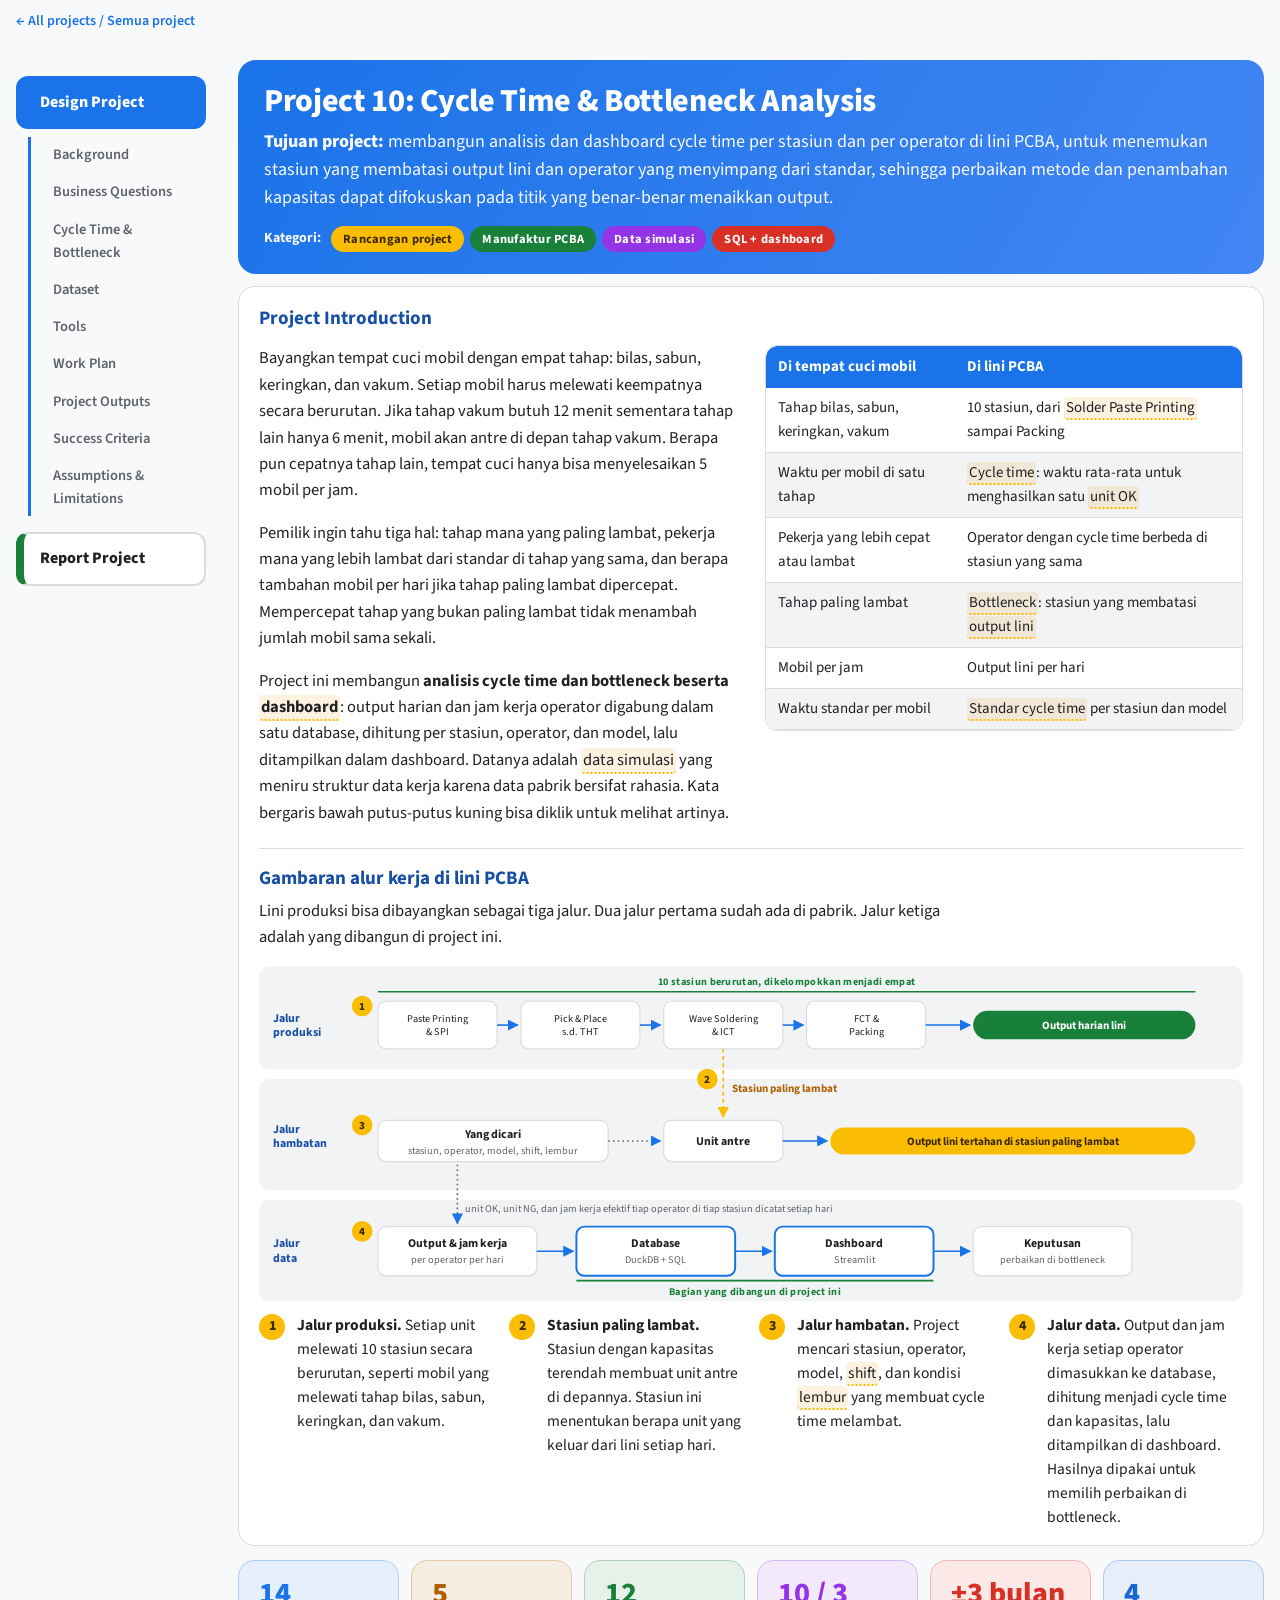
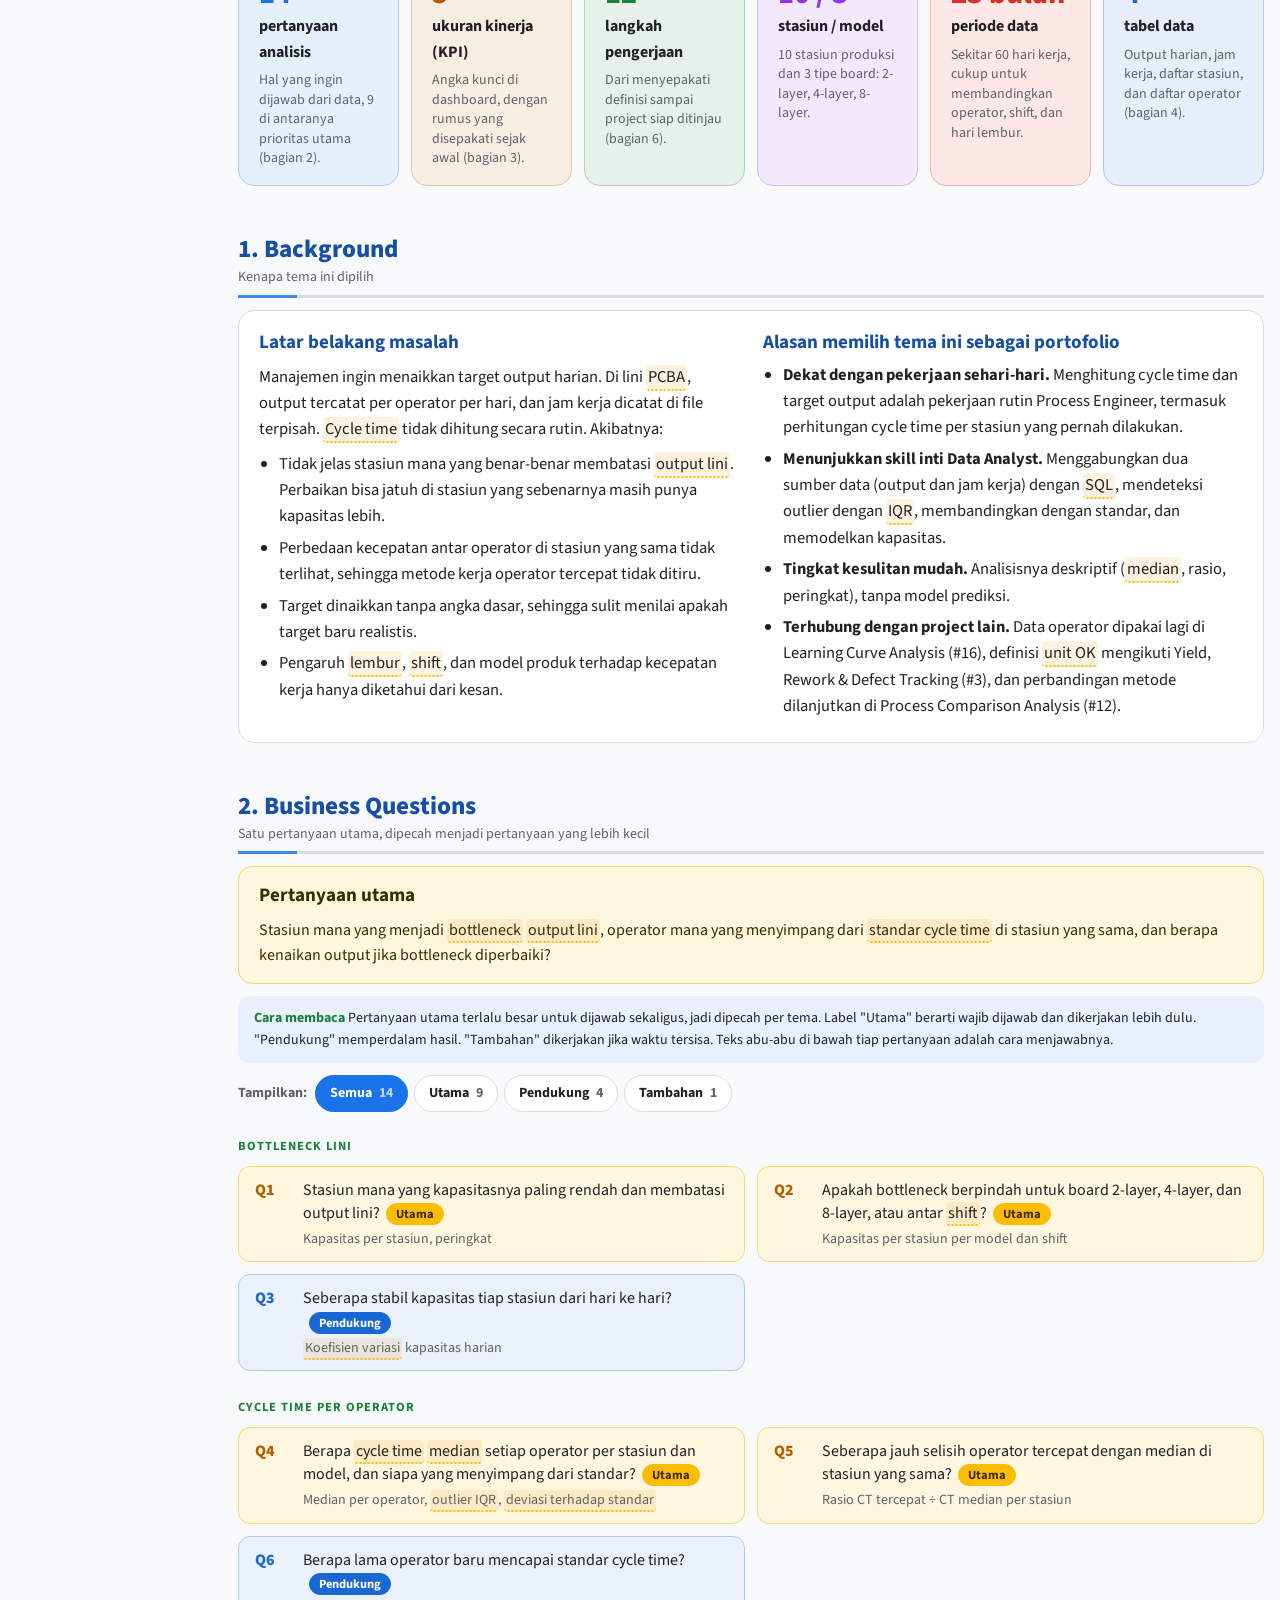
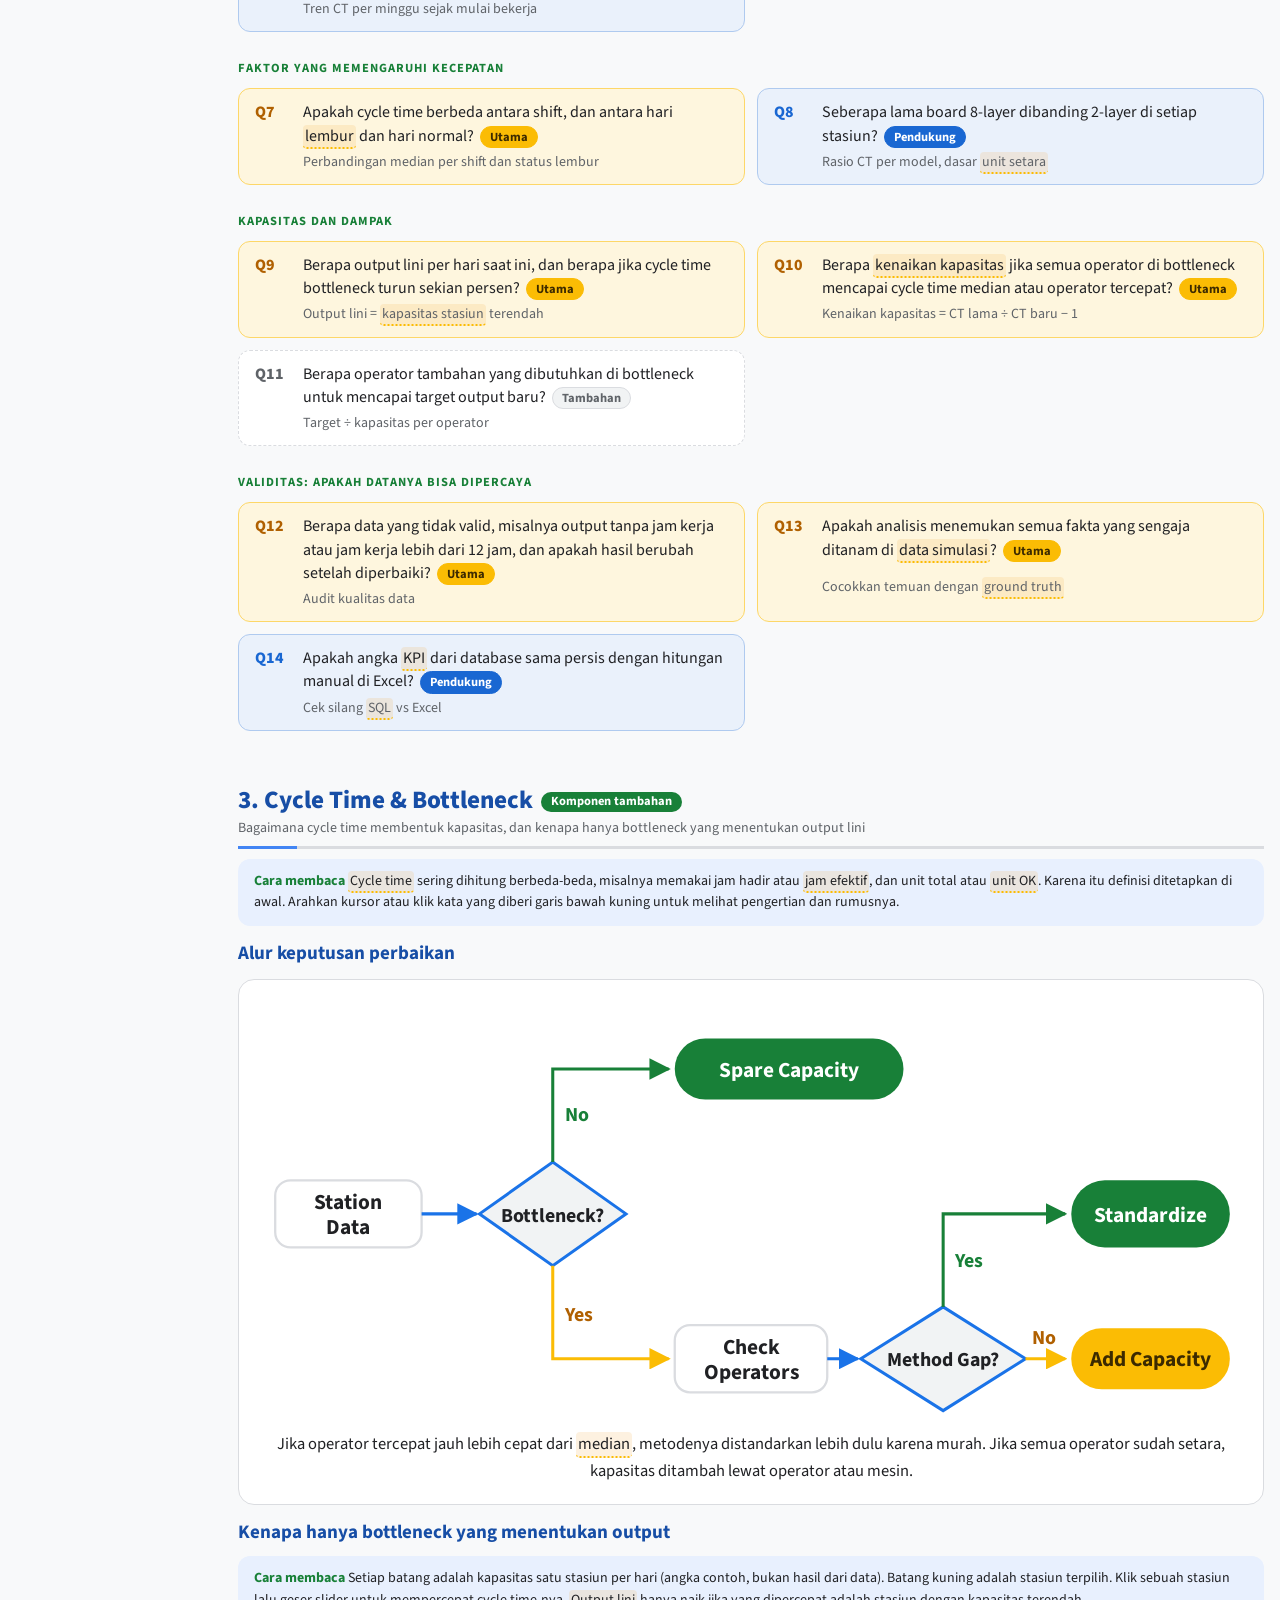
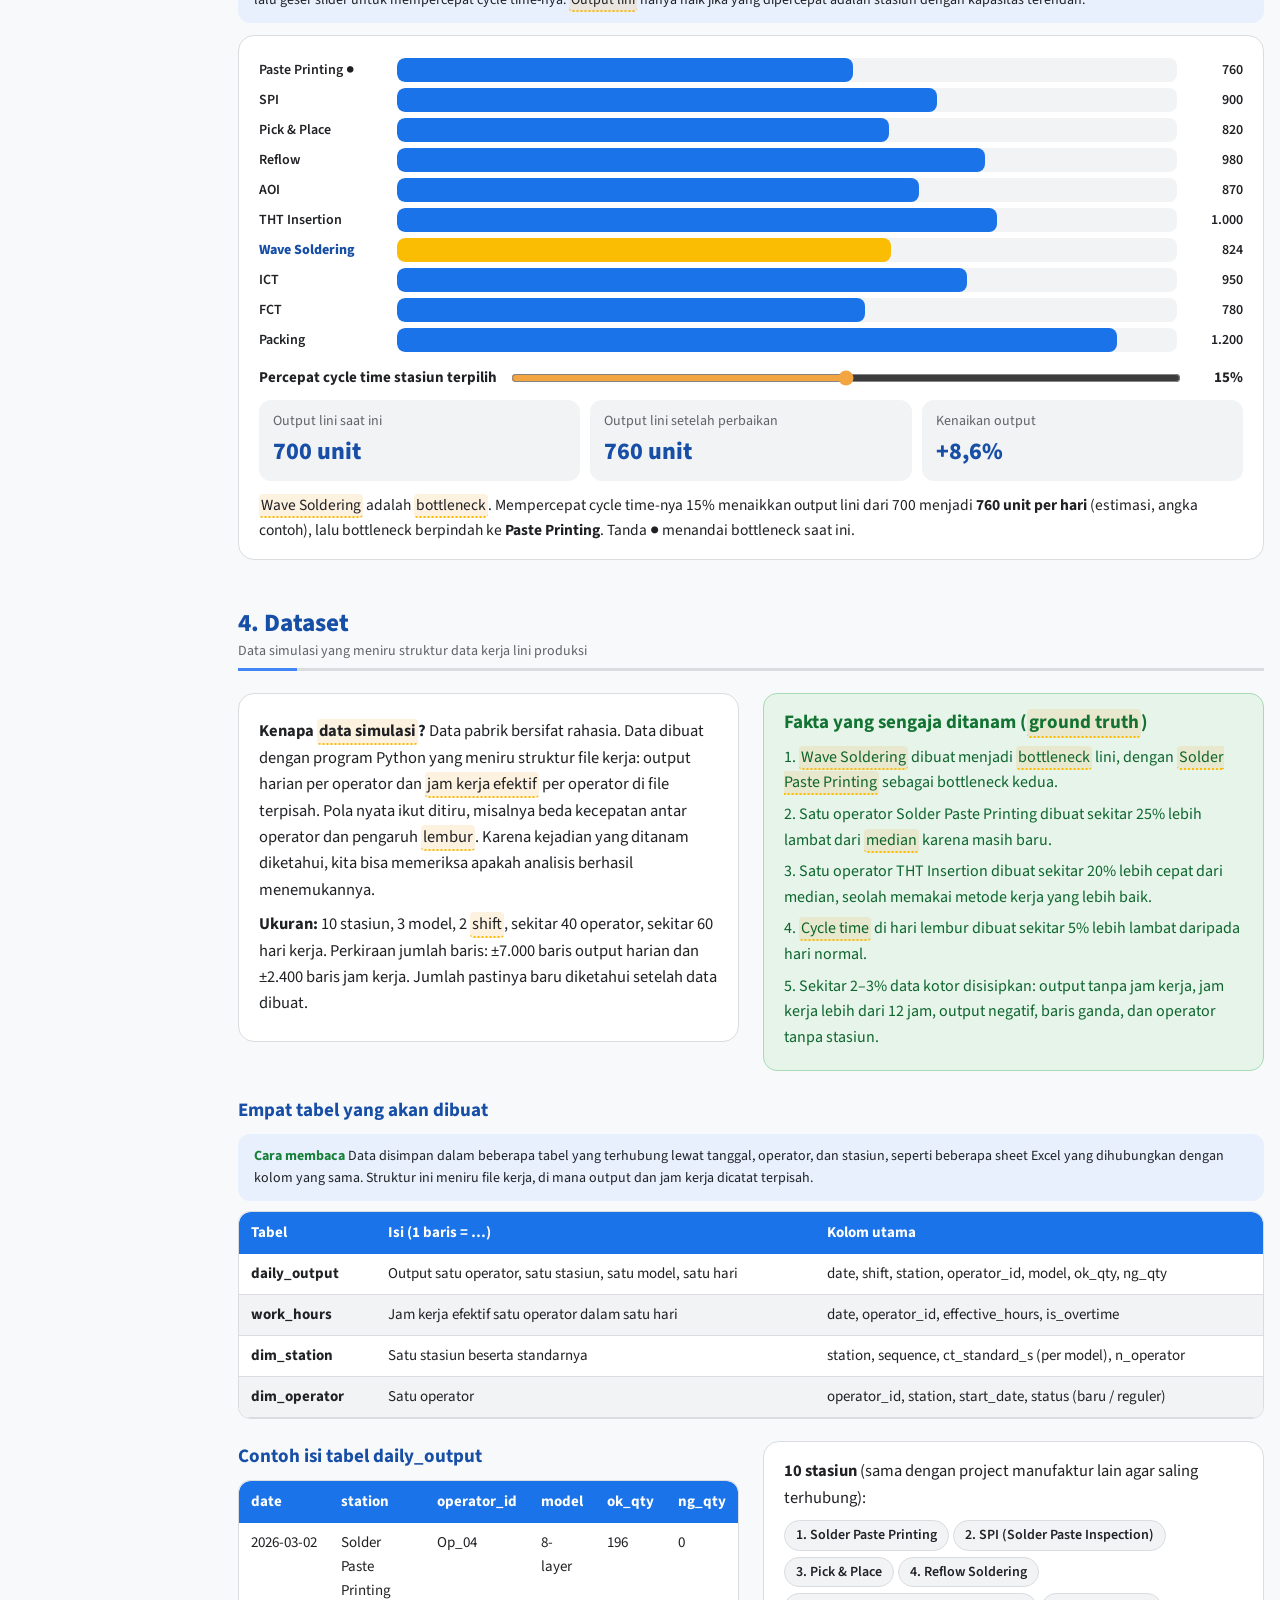
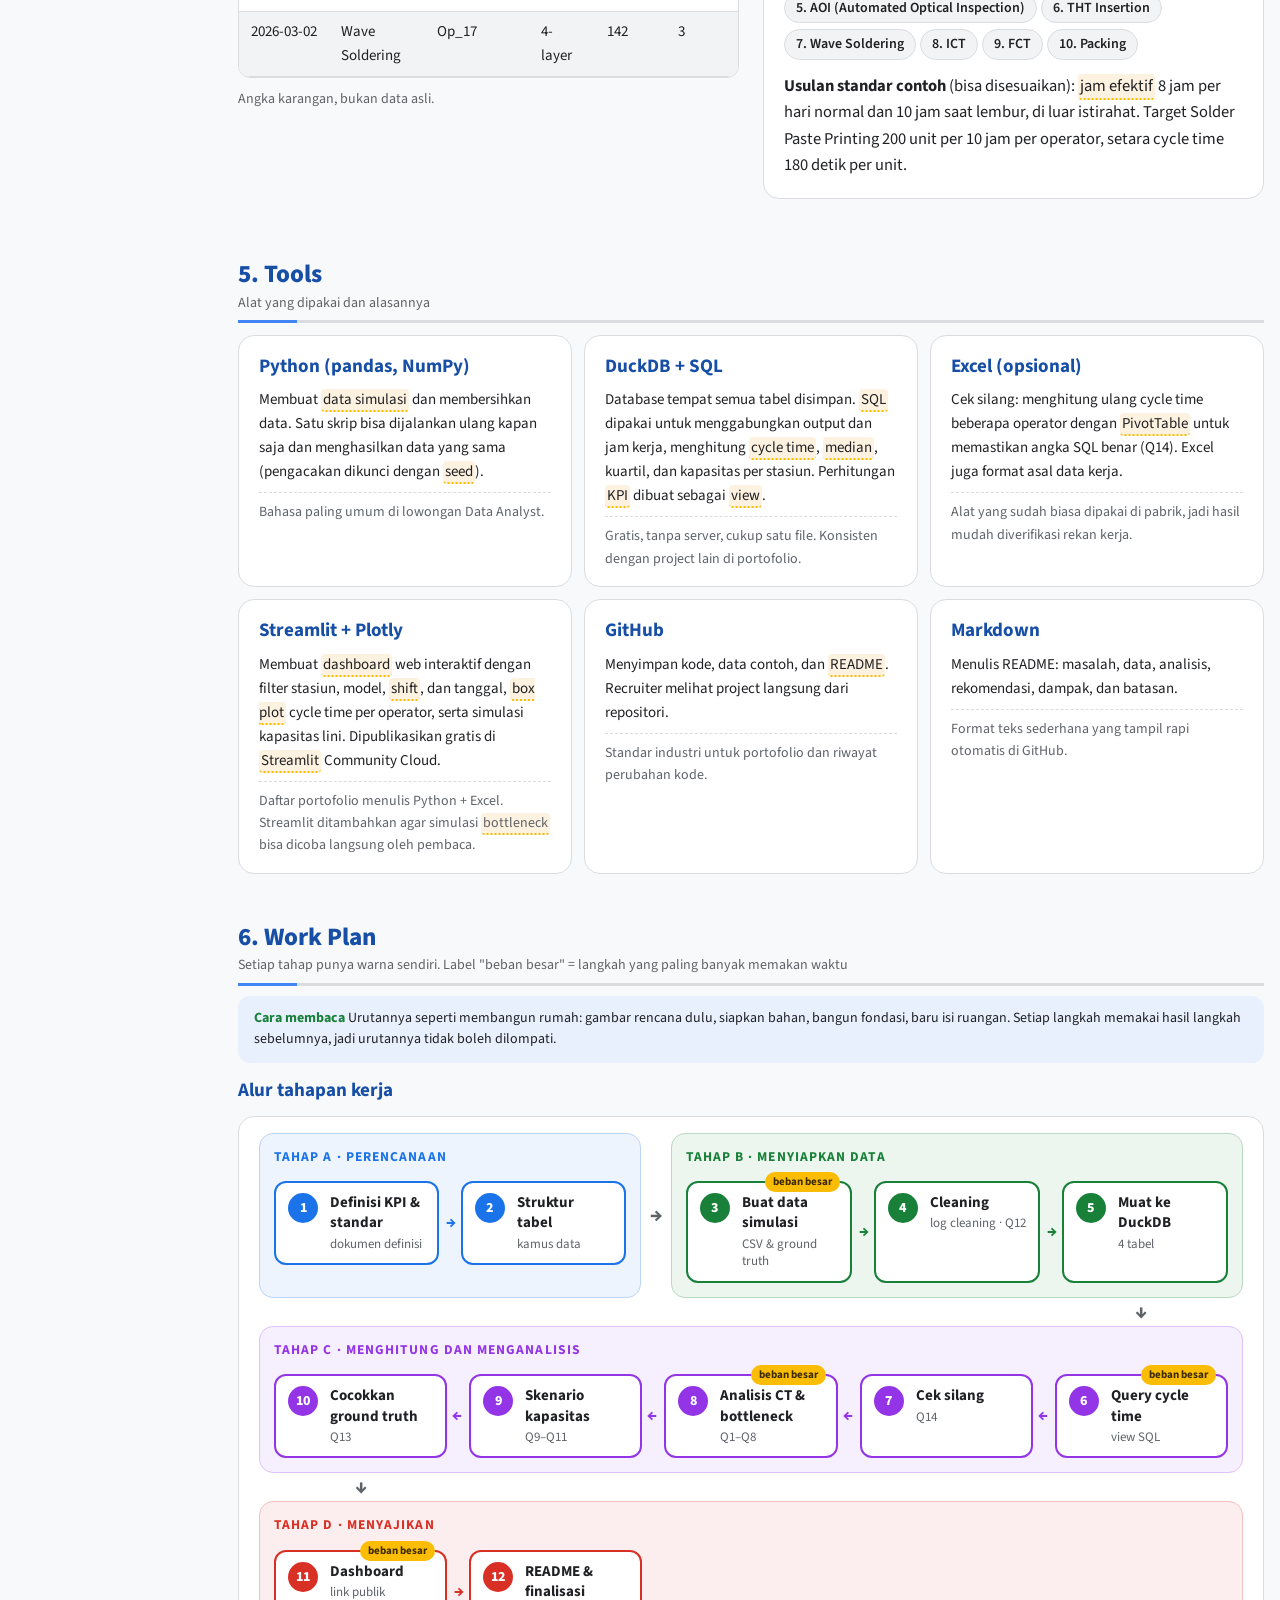
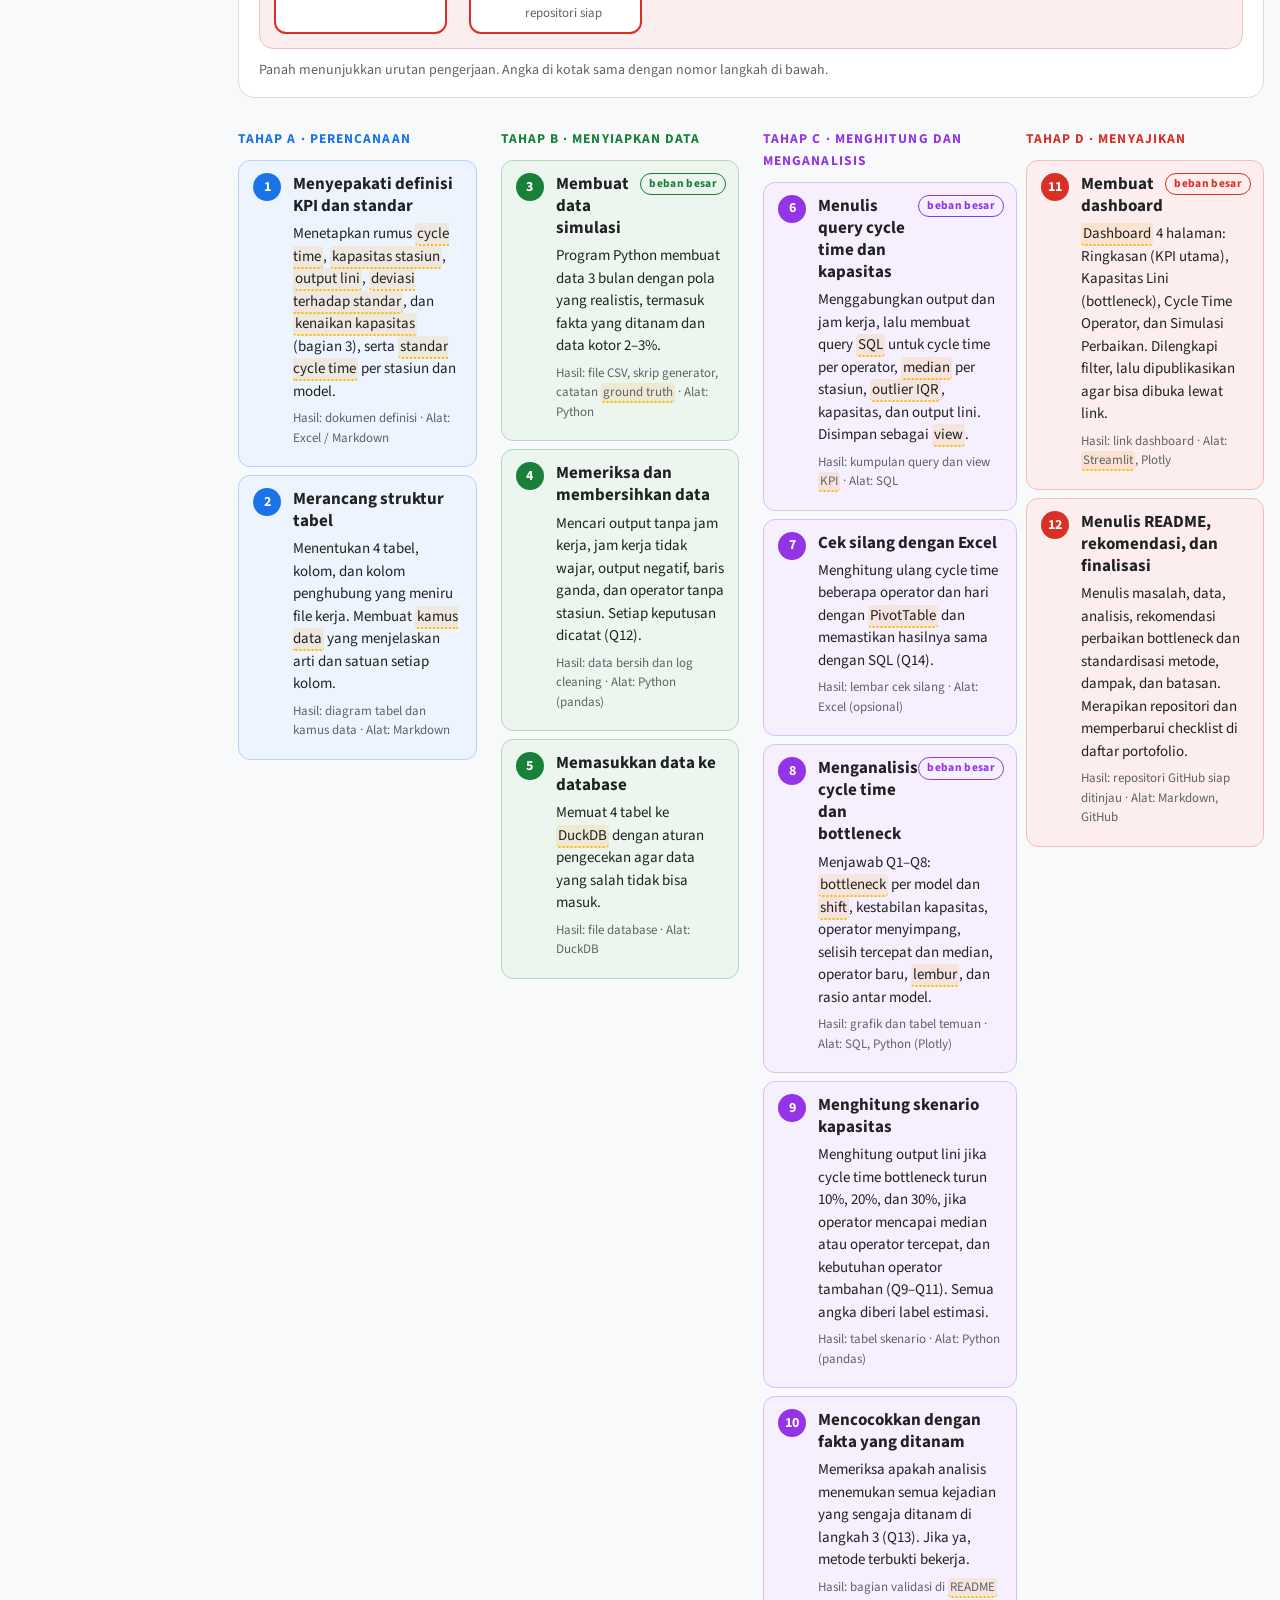
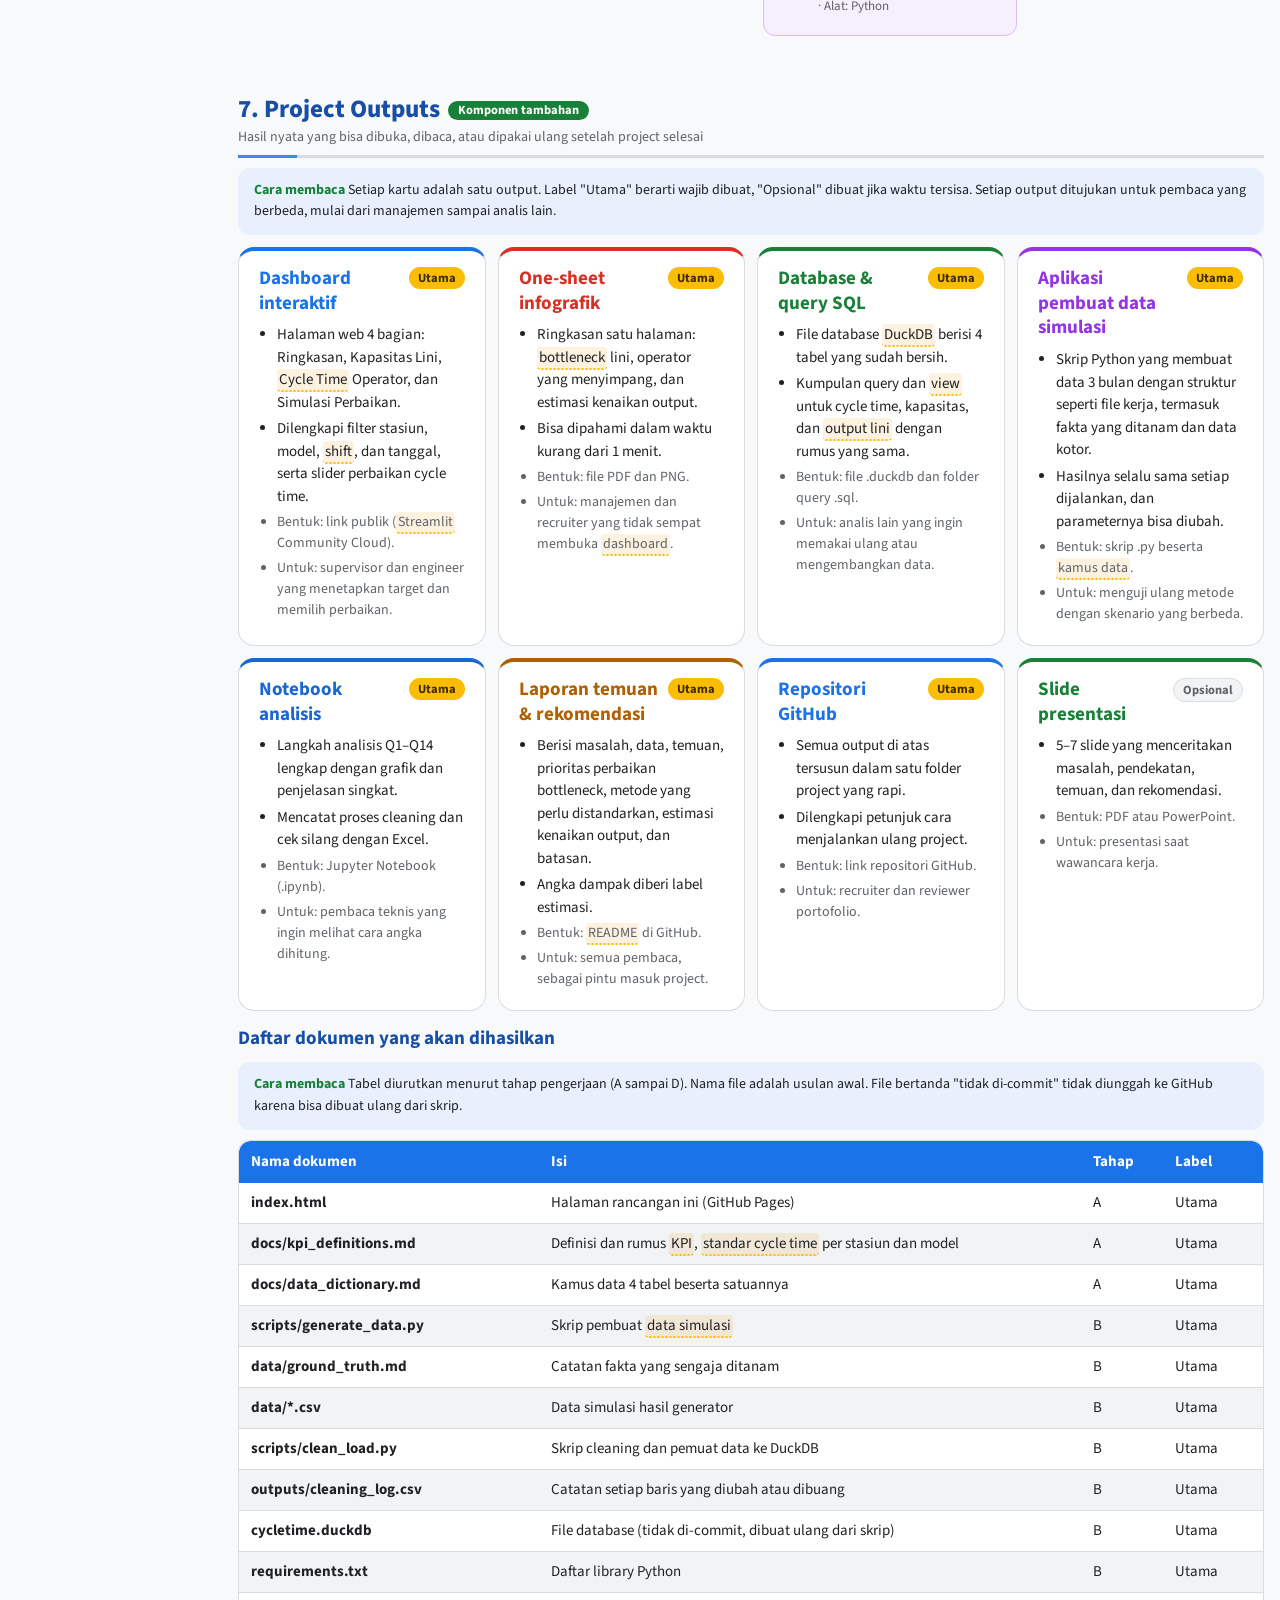
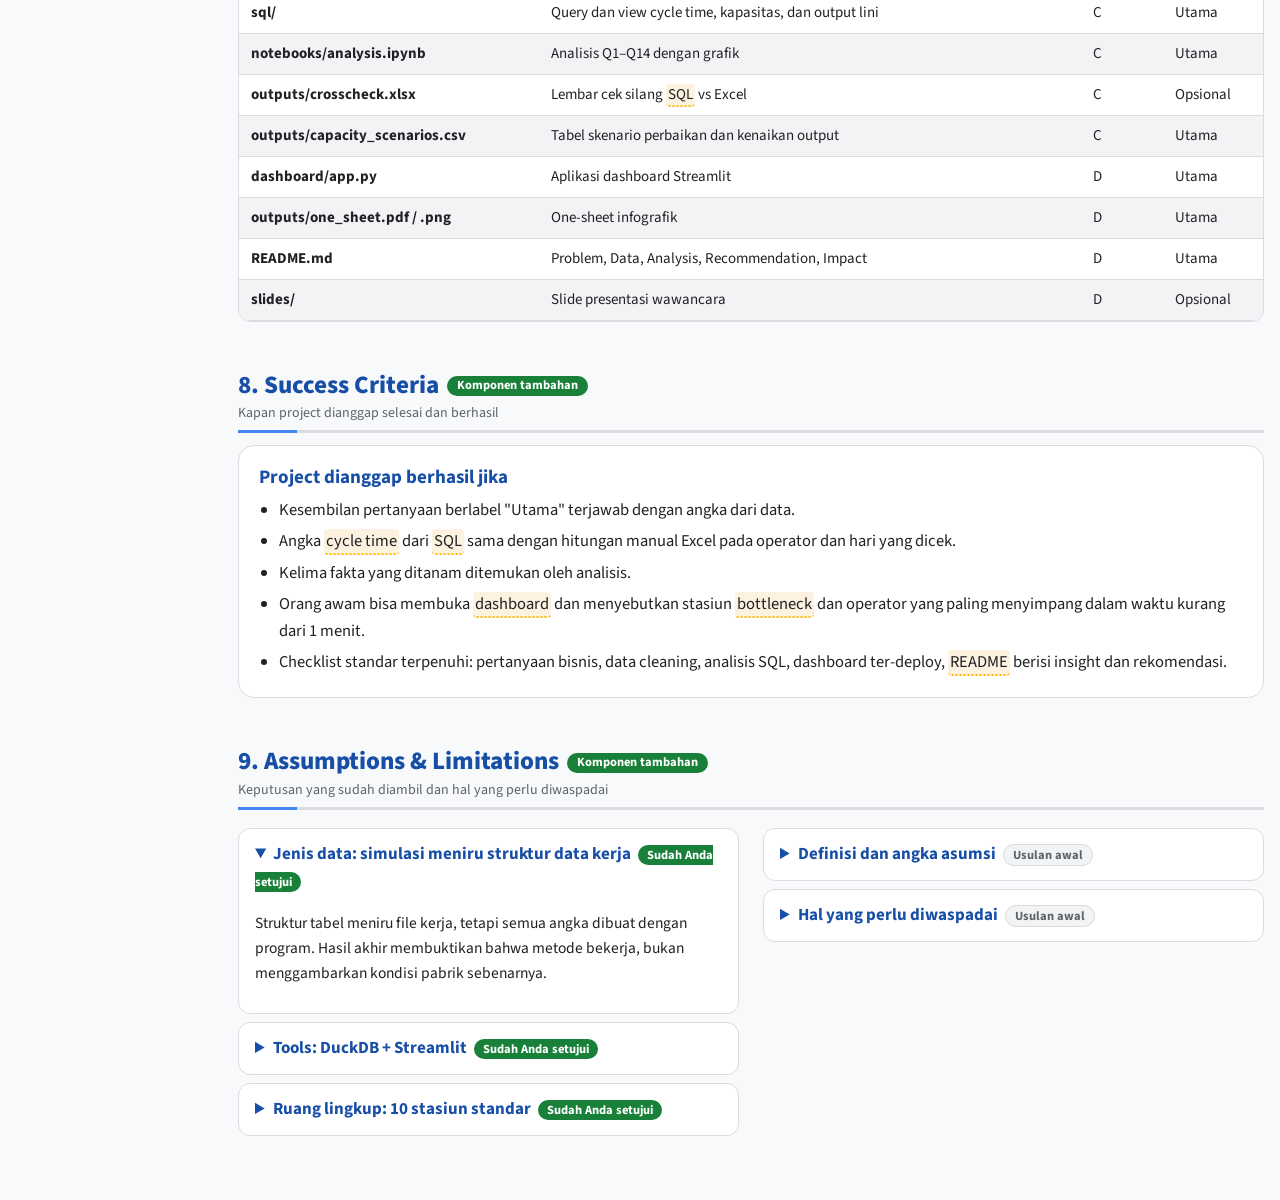
<file: design-and-report/src/page_v1.html>
<!doctype html>
<html lang="id"><head><meta charset="utf-8"><meta name="viewport" content="width=device-width,initial-scale=1,viewport-fit=cover">
<title>Project 10: Cycle Time &amp; Bottleneck Analysis</title>
<meta name="claude:viewport-fit-sides" content="cover">
<meta name="description" content="Rancangan project portofolio Data Analyst: analisis cycle time per stasiun dan operator serta bottleneck lini PCBA, dengan data simulasi, SQL, dan dashboard.">
<link rel="preconnect" href="https://fonts.googleapis.com"><link rel="preconnect" href="https://fonts.gstatic.com" crossorigin>
<link rel="stylesheet" href="https://fonts.googleapis.com/css2?family=Source+Sans+3:wght@400;600;700;800&display=swap">
<style>
/* Layout: tema terang ala Google (single theme, sengaja): latar putih keabuan, kartu putih;
   biru = struktur, kuning = penanda utama, hijau = info pendukung, merah = aksen.
   Skala huruf: H1 32 · H2 25 · H3 19 · body 16.5 · keterangan 14 · label 12.5 */
:root{color-scheme:light;
--bg:#F8F9FA;--card:#FFFFFF;--sub:#F1F3F4;--line:#DADCE0;
--ink:#202124;--head:#174EA6;--mut:#5F6368;
--navy:#1A73E8;--navy-ink:#FFFFFF;--teal:#188038;--amber:#FBBC04;--amber-ink:#3C2A00;--bar:#1A73E8;--soft:#E8F0FE;
--gb:#4285F4;--gr:#EA4335;--gy:#FBBC04;--gg:#34A853;
--navyH:#1A73E8;--amberH:#B06000;--tealH:#188038;--plumH:#9334E6;--roseH:#D93025;--skyH:#1967D2;--onph:#fff;
--f:"Source Sans 3",Calibri,Carlito,"Segoe UI",Arial,sans-serif;
--h1:clamp(26px,2.6vw,32px);--h2:clamp(21px,2vw,25px);--h3:19px;--body:16.5px;--small:14px;--label:12.5px}
[hidden]{display:none!important}
*{box-sizing:border-box}html{scroll-padding-top:64px;scroll-behavior:smooth}
body{margin:0;background:var(--bg);color:var(--ink);font:400 var(--body)/1.6 var(--f)}
body::before{content:"";position:fixed;inset:0 0 auto;height:env(safe-area-inset-top,0px);background:var(--bg);z-index:10}
main{max-width:880px;margin:0 auto;padding-block:16px 56px;padding-left:max(16px,env(safe-area-inset-left,0px));padding-right:max(16px,env(safe-area-inset-right,0px))}
b,strong{font-weight:700}
nav{position:sticky;top:env(safe-area-inset-top,0px);z-index:9;background:var(--bg);padding:8px 0;display:flex;gap:6px;overflow-x:auto}
nav a{flex:none;background:var(--card);border:1px solid var(--line);color:var(--ink);text-decoration:none;border-radius:999px;padding:6px 14px;font-size:var(--small);font-weight:600}
nav a:hover,nav a:focus-visible{background:var(--amber);border-color:var(--amber);color:var(--amber-ink);outline:none}
.banner{background:var(--navy);color:var(--navy-ink);border-radius:18px;padding:22px 26px}
.banner h1{margin:0 0 8px;font-size:var(--h1);font-weight:800;line-height:1.2;text-wrap:balance;letter-spacing:-.01em}.banner p{margin:0;font-size:18px;line-height:1.55;opacity:.97}.banner .goal b{font-weight:800}
.tags{display:flex;gap:6px;flex-wrap:wrap;margin-top:14px}
.tags{align-items:center}.tlab{font-size:var(--small);font-weight:700;margin-right:4px;opacity:.95}
.tag{border-radius:999px;padding:3px 12px;font-size:var(--label);font-weight:700;background:rgba(255,255,255,.2);letter-spacing:.02em}.tag.a{background:var(--amber);color:var(--amber-ink)}
.card{border-radius:16px;padding:16px 20px;background:var(--card);border:1px solid var(--line);margin:12px 0}
.card p{margin:8px 0}
h2{font-size:var(--h2);font-weight:800;color:var(--head);margin:48px 0 10px;padding-bottom:8px;border-bottom:2px solid var(--line);line-height:1.25;text-wrap:balance}
h2 small{display:block;font-size:var(--small);font-weight:400;color:var(--mut);margin-top:4px}
h3{font-size:var(--h3);font-weight:700;color:var(--head);margin:16px 0 6px;line-height:1.3}
.card h3:first-child,.card>div>h3:first-child{margin-top:4px}
.add{display:inline-block;vertical-align:middle;margin-left:8px;border-radius:999px;padding:2px 10px;font-size:var(--label);font-weight:700;background:var(--teal);color:#fff}
.how{background:var(--soft);border-radius:12px;padding:12px 16px;margin:10px 0;font-size:var(--small);line-height:1.55;color:var(--ink)}.how::before{content:"Cara membaca ";font-weight:700;color:var(--teal)}
.callout{border-radius:14px;padding:14px 20px;margin:12px 0;font-size:16px}.callout h4{margin:0 0 6px;font-size:var(--h3);font-weight:700}.callout p{margin:6px 0}
.callout.a{background:var(--amber);color:var(--amber-ink)}.callout.g{background:var(--teal);color:#fff}
.kpis{display:grid;grid-template-columns:repeat(3,1fr);gap:12px;margin:14px 0}.kpis .card{margin:0}
.kpi .v{font-size:30px;font-weight:800;display:block;line-height:1.15;color:var(--head);font-variant-numeric:tabular-nums}.kpi .l{display:block;font-weight:700;font-size:16px;margin-top:2px}.kpi .d{display:block;font-size:var(--small);line-height:1.4;margin-top:6px;color:var(--mut)}
.kpi.t{background:var(--teal);border-color:var(--teal);color:#fff}.kpi.am{background:var(--amber);border-color:var(--amber);color:var(--amber-ink)}
.kpi.t .v,.kpi.t .d,.kpi.am .v,.kpi.am .d{color:inherit}
table{border-collapse:collapse;width:100%;font-size:15px;background:var(--card);border-radius:12px;overflow:hidden}
th{background:var(--navy);color:var(--navy-ink);padding:9px 12px;text-align:left;vertical-align:top;font-weight:700}
td{padding:8px 12px;border-bottom:1px solid var(--line);vertical-align:top}
tr:nth-child(odd) td{background:var(--sub)}
.scroll{overflow-x:auto;border:1px solid var(--line);border-radius:12px;margin:10px 0}
.q{background:var(--card);border:1px solid var(--line);border-radius:12px;padding:12px 16px;margin:6px 0;display:grid;grid-template-columns:40px 1fr;gap:4px 8px;font-size:16px;line-height:1.45}
.q .id{font-weight:800;color:var(--head)}.q .m{grid-column:2;font-size:var(--small);color:var(--mut)}
.pri{display:inline-block;border-radius:999px;padding:1px 9px;font-size:var(--label);font-weight:700;margin-left:6px;background:var(--sub);border:1px solid var(--line);color:var(--mut)}.pri.M{background:var(--amber);border-color:var(--amber);color:var(--amber-ink)}.pri.S{background:var(--navy);border-color:var(--navy);color:#fff}
.theme{font-size:var(--label);font-weight:700;color:var(--teal);margin:20px 0 4px;text-transform:uppercase;letter-spacing:.08em}
.flow{display:flex;flex-wrap:wrap;align-items:center;gap:6px;margin:8px 0}
.flow span{border-radius:999px;padding:5px 12px;font-size:var(--small);font-weight:700;background:var(--sub);border:1px solid var(--line)}
.flow span.ng{background:var(--amber);border-color:var(--amber);color:var(--amber-ink)}.flow span.ok{background:var(--teal);border-color:var(--teal);color:#fff}.flow i{font-style:normal;color:var(--mut);font-size:var(--small)}
.row{display:flex;align-items:center;gap:8px;margin:6px 0;width:100%;font:inherit;font-size:var(--small);color:var(--ink);background:none;border:0;padding:0;cursor:pointer;text-align:left}
.row .n{width:96px;flex:none;font-weight:600}.row .tr{flex:1;background:var(--sub);border-radius:8px;height:24px;position:relative;overflow:hidden}
.row .b{position:absolute;left:0;top:0;bottom:0;border-radius:8px;background:var(--bar);transition:width .25s}
.row.sel .b{background:var(--amber)}.row.sel .n{color:var(--head);font-weight:800}
.row .c{width:58px;text-align:right;flex:none;font-variant-numeric:tabular-nums;font-weight:600}
.row:focus-visible{outline:3px solid var(--amber);outline-offset:2px;border-radius:8px}
.ctl{display:flex;align-items:center;gap:12px;margin:14px 0 10px;font-weight:700;font-size:15px}.ctl input{flex:1;accent-color:#F2A541}.ctl output{min-width:48px;text-align:right}
.res{display:grid;grid-template-columns:repeat(3,1fr);gap:10px;margin-top:10px}.res div{background:var(--sub);border-radius:12px;padding:10px 14px;font-size:var(--small);color:var(--mut)}.res b{display:block;font-size:24px;font-weight:800;color:var(--head);font-variant-numeric:tabular-nums}
.steps{counter-reset:s;display:grid;gap:8px;margin:10px 0;padding:0;list-style:none}
.steps li{background:var(--card);border:1px solid var(--line);border-radius:12px;padding:12px 14px 12px 54px;position:relative}
.steps li::before{counter-increment:s;content:counter(s);position:absolute;left:14px;top:12px;width:28px;height:28px;border-radius:50%;background:var(--navy);color:#fff;font-weight:700;display:grid;place-items:center;font-size:14px}
.steps li.L::before{background:var(--amber);color:var(--amber-ink)}
.steps b.t{display:block;font-size:17px;color:var(--head);line-height:1.3}.steps p{margin:6px 0;font-size:15px;line-height:1.5}.steps .meta{font-size:13px;color:var(--mut)}
.phase{font-size:var(--label);font-weight:700;color:var(--teal);margin:18px 0 0;text-transform:uppercase;letter-spacing:.08em}
.tools{display:grid;grid-template-columns:repeat(2,1fr);gap:12px;margin:12px 0}.tools .card{margin:0}
.tools b{display:block;font-size:var(--h3);color:var(--head)}.tools .r{font-size:15px;margin:6px 0 0}.tools .alt{font-size:var(--small);color:var(--mut);margin:8px 0 0;padding-top:8px;border-top:1px dashed var(--line)}
details{background:var(--card);border:1px solid var(--line);border-radius:12px;padding:12px 16px;margin:8px 0}summary{cursor:pointer;font-weight:700;font-size:17px;color:var(--head)}details p{font-size:15.5px}
.pill{border-radius:999px;padding:1px 9px;font-size:var(--label);font-weight:700;background:var(--teal);color:#fff;margin-left:4px}.pill.d{background:var(--sub);border:1px solid var(--line);color:var(--mut)}
.chip{display:inline-block;border-radius:999px;padding:3px 11px;margin:3px 4px 3px 0;font-size:var(--small);font-weight:600;background:var(--sub);border:1px solid var(--line)}
.tm{border-bottom:2px dotted var(--amber);background:rgba(242,165,65,.16);border-radius:4px;padding:0 2px;cursor:help}
#tip{position:fixed;display:none;max-width:320px;white-space:pre-line;background:#202124;color:#fff;padding:10px 12px;border-radius:12px;font-size:var(--small);line-height:1.4;z-index:20;box-shadow:0 6px 20px rgba(0,0,0,.25)}
ul.tight{margin:6px 0;padding-left:20px}ul.tight li{margin:5px 0}
.intro>.layout{grid-column:1/-1}
.layout{margin-top:14px;padding-top:14px;border-top:1px solid var(--line)}.layout .lead{margin:4px 0 10px;max-width:90ch}
.figw{overflow-x:auto;margin:8px 0}.figw svg{display:block;width:100%;min-width:860px;height:auto;font-family:var(--f)}
.figw .lane{fill:var(--sub)}.figw .box{fill:var(--card);stroke:var(--line);stroke-width:1.5}.figw .box.hi{stroke:var(--bar);stroke-width:2.5}
.figw text{fill:var(--ink)}.figw .ln{font-size:15px;font-weight:700;fill:var(--head)}.figw .gl{font-size:13px;font-weight:700;fill:var(--teal);letter-spacing:.03em}
.figw .bt{font-size:13px}.figw .b{font-size:15px;font-weight:700}.figw .st{font-size:13px;fill:var(--mut)}
.figw .grp{stroke:var(--teal);stroke-width:2}.figw .ar{stroke:var(--bar);stroke-width:2}.figw .ah{fill:var(--bar)}
.figw .ng,.figw .ngs{stroke:var(--amber);stroke-width:2;stroke-dasharray:5 4}.figw .aha{fill:var(--amber)}.figw .nl{font-size:14px;font-weight:700;fill:var(--amberH)}
.figw .dt{stroke:var(--mut);stroke-width:2;stroke-dasharray:2 4}
.figw .okb{fill:var(--teal)}.figw .scb{fill:var(--amber)}.figw .wt{fill:#fff;font-size:14px;font-weight:700}.figw .at{fill:var(--amber-ink);font-size:14px;font-weight:700}
.figw .mk{fill:var(--amber)}.figw .mt{fill:var(--amber-ink);font-size:14px;font-weight:800}
.legend{counter-reset:l;list-style:none;padding:0;margin:10px 0 0;display:grid;gap:10px}
.legend li{counter-increment:l;position:relative;padding-left:38px;font-size:15.5px;line-height:1.55}
.legend li::before{content:counter(l);position:absolute;left:0;top:1px;width:26px;height:26px;border-radius:50%;background:var(--amber);color:var(--amber-ink);font-weight:800;font-size:14px;display:grid;place-items:center}
@media (min-width:1000px){.legend{grid-template-columns:repeat(4,1fr);gap:16px}}
.kpi{--h:var(--navyH);background:color-mix(in srgb,var(--h) 11%,var(--card));border-color:color-mix(in srgb,var(--h) 35%,var(--card))}
.kpi .v{color:var(--h)}.kpi .l{color:var(--ink)}.kpi .d{color:var(--mut)}
.q[data-p="M"]{background:color-mix(in srgb,var(--amber) 13%,var(--card));border-color:color-mix(in srgb,var(--amber) 60%,var(--card))}
.q[data-p="S"]{background:color-mix(in srgb,var(--skyH) 9%,var(--card));border-color:color-mix(in srgb,var(--skyH) 35%,var(--card))}
.q[data-p="N"]{border-style:dashed}
.q[data-p="M"] .id{color:var(--amberH)}.q[data-p="S"] .id{color:var(--skyH)}.q[data-p="N"] .id{color:var(--mut)}
.pri.S{background:var(--skyH);border-color:var(--skyH);color:var(--onph)}
.fbar{display:flex;flex-wrap:wrap;align-items:center;gap:6px;margin:12px 0 4px}.fbar span{font-size:var(--small);font-weight:700;color:var(--mut);margin-right:2px}
.fb{font:inherit;font-size:var(--small);font-weight:700;cursor:pointer;border-radius:999px;padding:6px 14px;border:1px solid var(--line);background:var(--card);color:var(--ink)}
.fb i{font-style:normal;opacity:.7;margin-left:4px}.fb:hover{border-color:var(--bar)}.fb:focus-visible{outline:3px solid var(--amber);outline-offset:2px}
.fb.on{background:var(--navy);border-color:var(--navy);color:#fff}.fb.on[data-f="M"]{background:var(--amber);border-color:var(--amber);color:var(--amber-ink)}.fb.on[data-f="S"]{background:var(--skyH);border-color:var(--skyH);color:var(--onph)}
.defs p{margin:0 0 12px}.defs p:last-child{margin:0}
.fx{display:inline-block;margin:2px 0;padding:1px 9px;border-radius:8px;background:color-mix(in srgb,var(--tealH) 12%,var(--card));border:1px solid color-mix(in srgb,var(--tealH) 40%,var(--card));color:var(--tealH);font-weight:700;font-size:15px;white-space:normal}
.figw.fl svg{min-width:520px;max-width:1000px;margin:0 auto}.flowfull .card{padding:20px 24px}.flowfull .card>p{text-align:center;margin:12px 0 0}.figw .dia{fill:var(--sub);stroke:var(--bar);stroke-width:2}.figw .b2{font-size:14px;font-weight:700}
.figw .arT{fill:none;stroke:var(--teal);stroke-width:2}.figw .aht{fill:var(--teal)}.figw .arA{fill:none;stroke:var(--amber);stroke-width:2}.figw .aha2{fill:var(--amber)}
.figw .lt{font-size:13px;font-weight:700;fill:var(--tealH)}.figw .la{font-size:13px;font-weight:700;fill:var(--amberH)}
.ph .phase{color:var(--ph);font-size:13.5px}
.ph .steps li{background:color-mix(in srgb,var(--ph) 8%,var(--card));border-color:color-mix(in srgb,var(--ph) 32%,var(--card))}
.ph .steps li::before,.ph .steps li.L::before{background:var(--ph);color:var(--onph)}
.ph .steps b.t{color:var(--ink)}
.steps li.L::after{content:"beban besar";position:absolute;right:12px;top:12px;font-size:11.5px;font-weight:700;letter-spacing:.03em;padding:1px 8px;border-radius:999px;border:1px solid var(--ph,var(--amber));color:var(--ph,var(--amber))}
.steps li.L b.t{padding-right:84px}
.banner{background:linear-gradient(120deg,#1A73E8,#4285F4)}
h2{border-bottom:3px solid transparent;border-image:linear-gradient(90deg,var(--gb) 0 60px,var(--line) 60px) 1}
nav a:nth-child(4n+1):hover{background:var(--gb);border-color:var(--gb);color:#fff}nav a:nth-child(4n+2):hover{background:var(--gr);border-color:var(--gr);color:#fff}nav a:nth-child(4n+4):hover{background:var(--gg);border-color:var(--gg);color:#fff}
.callout.g{background:#E6F4EA;color:#0D652D;border:1px solid #A8DAB5}.callout.g h4{color:#137333}
.callout.a{background:#FEF7E0;color:#3C2A00;border:1px solid #FDD663}
.outs{display:grid;gap:12px;margin:12px 0}.outs .card{margin:0}
.out{--h:var(--navyH);border-top:4px solid var(--h)}
.out .oh{display:flex;align-items:flex-start;justify-content:space-between;gap:8px}.out .oh b{font-size:var(--h3);color:var(--h);line-height:1.3}
.ob{flex:none;border-radius:999px;padding:1px 9px;font-size:var(--label);font-weight:700;background:var(--amber);color:var(--amber-ink)}.ob.opt{background:var(--sub);border:1px solid var(--line);color:var(--mut)}
.out ul{margin:8px 0 0;padding-left:18px;font-size:15px;line-height:1.5}.out li{margin:4px 0}
.out li:nth-last-child(-n+2){color:var(--mut);font-size:14px}
@media (min-width:700px){.outs{grid-template-columns:repeat(2,1fr)}}
@media (min-width:1280px){.outs{grid-template-columns:repeat(4,1fr)}}
/* layar lebar: nav jadi sidebar, konten dibagi kolom */
.two{display:grid;gap:0 24px;align-items:start}.two>*{min-width:0}
.qgrid{display:grid;gap:0 12px}.qgrid>*{min-width:0}
@media (min-width:1000px){
main{max-width:1480px}
.two,.qgrid{grid-template-columns:1fr 1fr}.qgrid .theme{grid-column:1/-1}
.kpis{grid-template-columns:repeat(6,1fr)}.tools{grid-template-columns:repeat(3,1fr)}
.intro{display:grid;grid-template-columns:1fr 1fr;column-gap:28px;align-items:start}.intro h3{grid-column:1/-1}.intro>p{grid-column:1}.intro>.scroll{grid-column:2;grid-row:2/span 3;margin-top:8px}
.phases{display:grid;grid-template-columns:repeat(2,1fr);gap:0 24px}.phases>*{min-width:0}
}
@media (min-width:1280px){
main{display:grid;grid-template-columns:190px minmax(0,1fr);column-gap:32px}
main>*{grid-column:2}
main>nav{grid-column:1;grid-row:1/span 60;align-self:start;flex-direction:column;padding-top:16px}
main>nav a{border-radius:10px;font-size:15px;padding:8px 14px}
.phases{grid-template-columns:repeat(4,1fr)}
}
@media (max-width:620px){.kpis,.res{grid-template-columns:1fr 1fr}.tools{grid-template-columns:1fr}.row .n{width:78px}.banner{padding:18px}}
@media (prefers-reduced-motion:reduce){html{scroll-behavior:auto}.row .b{transition:none}}
/* tambahan */
.card a{color:var(--navy);font-weight:600}
.row .n{width:130px}
.tag.c1{background:#188038;color:#fff}.tag.c2{background:#9334E6;color:#fff}.tag.c3{background:#D93025;color:#fff}.tag.c4{background:#fff;color:#174EA6}
.wf{display:grid;gap:0}
.wrow{display:grid;gap:0}
.wl{--c:var(--navyH);background:color-mix(in srgb,var(--c) 8%,var(--card));border:1px solid color-mix(in srgb,var(--c) 30%,var(--card));border-radius:14px;padding:12px 14px 14px;min-width:0}
.wl h4{margin:0 0 6px;color:var(--c);font-size:13.5px;font-weight:700;text-transform:uppercase;letter-spacing:.08em}
.ws{display:grid;gap:24px;padding-top:8px}
.wb{position:relative;background:var(--card);border:2px solid var(--c);border-radius:12px;padding:10px 12px 10px 54px;font-size:15px;line-height:1.35;min-height:56px}
.wb .n{position:absolute;left:12px;top:10px;width:30px;height:30px;border-radius:50%;background:var(--c);color:var(--onph);display:grid;place-items:center;font-weight:800;font-size:14px}
.wb b{display:block;color:var(--ink)}.wb .s{display:block;font-size:13px;color:var(--mut);margin-top:2px}
.wb.L::before{content:"beban besar";position:absolute;top:-11px;right:10px;background:var(--amber);color:var(--amber-ink);font-size:11px;font-weight:700;padding:0 8px;border-radius:999px;line-height:20px}
.wb::after{content:"↓";position:absolute;left:50%;bottom:-23px;transform:translateX(-50%);color:var(--c);font-weight:800;font-size:16px}
.ws>.wb:last-child::after{content:none}
.wsep{text-align:center;color:var(--mut);font-weight:800;font-size:20px;line-height:28px}.wsep::before{content:"↓"}
@media (min-width:1200px){
.wrow{grid-template-columns:2fr 30px 3fr;align-items:stretch}
.wrow>.wsep{display:grid;place-items:center}.wrow>.wsep::before{content:"→"}
.ws{grid-template-columns:repeat(var(--k),minmax(0,1fr));gap:22px}
.wl[style*="--k:5"] .ws{grid-template-columns:repeat(5,minmax(0,1fr))}
.wb::after{content:"→";left:auto;right:-19px;bottom:auto;top:50%;transform:translateY(-50%)}
}
@media (max-width:620px){.row .n{width:112px;font-size:13px}}

.wa{text-align:center;color:var(--mut);font-weight:800;font-size:20px;line-height:28px}
@media (min-width:1200px){.wa{display:grid;grid-template-columns:repeat(5,minmax(0,1fr));gap:22px;padding:0 15px}.wa.r span{grid-column:5}.wa.l span{grid-column:1}
.ws.rev{direction:rtl}.ws.rev .wb{direction:ltr}.ws.rev .wb::after{content:"←";right:auto;left:-19px}.ws.rev>.wb:last-child::after{content:none}}
.tab{flex:none;font:inherit;font-size:15px;font-weight:800;cursor:pointer;background:var(--card);border:2px solid var(--line);color:var(--ink);border-radius:999px;padding:6px 16px}
.tab[data-t=design]{--c:var(--navy)}.tab[data-t=report]{--c:var(--teal)}
.tab:hover{border-color:var(--c)}.tab.on{background:var(--c);border-color:var(--c);color:#fff}.tab:focus-visible{outline:3px solid var(--amber);outline-offset:2px}
.links{display:contents}.links[data-tab=design]{--ac:var(--navy)}.links[data-tab=report]{--ac:var(--teal)}
.links a{font-size:13.5px;font-weight:600;color:var(--mut);padding:5px 12px}
.pane code{font-size:.92em;background:var(--sub);border-radius:4px;padding:1px 5px;overflow-wrap:anywhere}
.pane pre{background:var(--sub);border:1px solid var(--line);border-radius:12px;padding:12px 16px;overflow-x:auto;font-size:14px;line-height:1.5}.pane pre code{background:none;padding:0;overflow-wrap:normal}
.pill.p{background:var(--amber);color:var(--amber-ink)}
.callout a{color:inherit;font-weight:700;text-decoration:underline}
@media (min-width:1280px){
main>nav{gap:8px}
.tab{border-radius:12px;font-size:16px;padding:12px 16px;text-align:left;border-left:8px solid var(--c)}
.links{display:flex;flex-direction:column;gap:2px;margin:0 0 8px 12px;padding-left:12px;border-left:3px solid var(--ac)}
main>nav .links a{background:none;border:0;border-radius:8px;font-size:14.5px;font-weight:600;color:var(--mut);padding:6px 10px}
main>nav .links a:hover,main>nav .links a:focus-visible{background:var(--soft);color:var(--head)}
}
</style>

</head><body>
<a href="https://bagusbernadi.github.io/" style="display:inline-block;margin:12px 16px;font:600 14px/1.4 'Source Sans 3',Arial,sans-serif;color:#1A73E8;text-decoration:none">← All projects / Semua project</a>
<main>
<nav aria-label="Project navigation"><button type="button" class="tab on" data-t="design" aria-expanded="true" aria-controls="design">Design Project</button><div class="links" data-tab="design"><a href="#s1">Background</a><a href="#s2">Business Questions</a><a href="#s3">Cycle Time &amp; Bottleneck</a><a href="#s4">Dataset</a><a href="#s5">Tools</a><a href="#s6">Work Plan</a><a href="#s7">Project Outputs</a><a href="#s8">Success Criteria</a><a href="#s9">Assumptions &amp; Limitations</a></div><button type="button" class="tab" data-t="report" aria-expanded="false" aria-controls="report">Report Project</button><div class="links" data-tab="report" hidden><a href="#rp1">Problem</a><a href="#rp2">Data</a><a href="#rp3">Analysis</a><a href="#rp4">Recommendation</a><a href="#rp5">Impact</a><a href="#rp6">Batasan</a></div></nav>

<header class="banner"><h1>Project 10: Cycle Time &amp; Bottleneck Analysis</h1>
<p class="goal"><b>Tujuan project:</b> membangun analisis dan dashboard cycle time per stasiun dan per operator di lini PCBA, untuk menemukan stasiun yang membatasi output lini dan operator yang menyimpang dari standar, sehingga perbaikan metode dan penambahan kapasitas dapat difokuskan pada titik yang benar-benar menaikkan output.</p>
<div class="tags"><span class="tlab">Kategori:</span><span class="tag a">Rancangan project</span><span class="tag c1">Manufaktur PCBA</span><span class="tag c2">Data simulasi</span><span class="tag c3">SQL + dashboard</span></div></header>

<div class="pane" id="design" data-tab="design">
<section class="card intro">
<h3>Project Introduction</h3>
<p>Bayangkan tempat cuci mobil dengan empat tahap: bilas, sabun, keringkan, dan vakum. Setiap mobil harus melewati keempatnya secara berurutan. Jika tahap vakum butuh 12 menit sementara tahap lain hanya 6 menit, mobil akan antre di depan tahap vakum. Berapa pun cepatnya tahap lain, tempat cuci hanya bisa menyelesaikan 5 mobil per jam.</p>
<p>Pemilik ingin tahu tiga hal: tahap mana yang paling lambat, pekerja mana yang lebih lambat dari standar di tahap yang sama, dan berapa tambahan mobil per hari jika tahap paling lambat dipercepat. Mempercepat tahap yang bukan paling lambat tidak menambah jumlah mobil sama sekali.</p>
<div class="scroll"><table><tr><th>Di tempat cuci mobil</th><th>Di lini PCBA</th></tr>
<tr><td>Tahap bilas, sabun, keringkan, vakum</td><td>10 stasiun, dari Solder Paste Printing sampai Packing</td></tr>
<tr><td>Waktu per mobil di satu tahap</td><td>Cycle time: waktu rata-rata untuk menghasilkan satu unit OK</td></tr>
<tr><td>Pekerja yang lebih cepat atau lambat</td><td>Operator dengan cycle time berbeda di stasiun yang sama</td></tr>
<tr><td>Tahap paling lambat</td><td>Bottleneck: stasiun yang membatasi output lini</td></tr>
<tr><td>Mobil per jam</td><td>Output lini per hari</td></tr>
<tr><td>Waktu standar per mobil</td><td>Standar cycle time per stasiun dan model</td></tr>
</table></div>
<p>Project ini membangun <b>analisis cycle time dan bottleneck beserta dashboard</b>: output harian dan jam kerja operator digabung dalam satu database, dihitung per stasiun, operator, dan model, lalu ditampilkan dalam dashboard. Datanya adalah data simulasi yang meniru struktur data kerja karena data pabrik bersifat rahasia. Kata bergaris bawah putus-putus kuning bisa diklik untuk melihat artinya.</p>
<div class="layout">
<h3>Gambaran alur kerja di lini PCBA</h3>
<p class="lead">Lini produksi bisa dibayangkan sebagai tiga jalur. Dua jalur pertama sudah ada di pabrik. Jalur ketiga adalah yang dibangun di project ini.</p>
<div class="figw"><svg viewBox="0 0 1240 432" role="img" aria-label="Alur lini PCBA: jalur produksi melewati 10 stasiun yang dikelompokkan menjadi empat, jalur hambatan ketika stasiun paling lambat menahan output, dan jalur data menuju database, dashboard, dan keputusan perbaikan"><defs><marker id="mN" viewBox="0 0 10 10" refX="9" refY="5" markerWidth="7" markerHeight="7" orient="auto"><path class="ah" d="M0 0L10 5L0 10z"/></marker><marker id="mA" viewBox="0 0 10 10" refX="9" refY="5" markerWidth="7" markerHeight="7" orient="auto"><path class="aha" d="M0 0L10 5L0 10z"/></marker></defs>
<rect class="lane" x="0" y="8" width="1240" height="130" rx="14"/><rect class="lane" x="0" y="150" width="1240" height="140" rx="14"/><rect class="lane" x="0" y="302" width="1240" height="128" rx="14"/>
<text class="ln" x="18" y="78">Jalur</text><text class="ln" x="18" y="96">produksi</text><text class="ln" x="18" y="218">Jalur</text><text class="ln" x="18" y="236">hambatan</text><text class="ln" x="18" y="362">Jalur</text><text class="ln" x="18" y="380">data</text>
<line class="grp" x1="150" x2="1180" y1="40" y2="40"/><text class="gl" x="665" y="32" text-anchor="middle">10 stasiun berurutan, dikelompokkan menjadi empat</text>
<rect class="box" x="150" y="52" width="150" height="60" rx="10"/><text class="bt" x="225" y="78" text-anchor="middle">Paste Printing</text><text class="bt" x="225" y="95" text-anchor="middle">&amp; SPI</text>
<line class="ar" x1="300" x2="326" y1="82" y2="82" marker-end="url(#mN)"/>
<rect class="box" x="330" y="52" width="150" height="60" rx="10"/><text class="bt" x="405" y="78" text-anchor="middle">Pick &amp; Place</text><text class="bt" x="405" y="95" text-anchor="middle">s.d. THT</text>
<line class="ar" x1="480" x2="506" y1="82" y2="82" marker-end="url(#mN)"/>
<rect class="box" x="510" y="52" width="150" height="60" rx="10"/><text class="bt" x="585" y="78" text-anchor="middle">Wave Soldering</text><text class="bt" x="585" y="95" text-anchor="middle">&amp; ICT</text>
<line class="ar" x1="660" x2="686" y1="82" y2="82" marker-end="url(#mN)"/>
<rect class="box" x="690" y="52" width="150" height="60" rx="10"/><text class="bt" x="765" y="78" text-anchor="middle">FCT &amp;</text><text class="bt" x="765" y="95" text-anchor="middle">Packing</text>
<line class="ar" x1="840" x2="896" y1="82" y2="82" marker-end="url(#mN)"/>
<rect class="okb" x="900" y="64" width="280" height="36" rx="18"/><text class="wt" x="1040" y="87" text-anchor="middle">Output harian lini</text>
<line class="ng" x1="585" x2="585" y1="112" y2="198" marker-end="url(#mA)"/><text class="nl" x="596" y="166">Stasiun paling lambat</text>
<rect class="box" x="150" y="202" width="290" height="52" rx="10"/><text class="bt b" x="295" y="224" text-anchor="middle">Yang dicari</text><text class="st" x="295" y="244" text-anchor="middle">stasiun, operator, model, shift, lembur</text>
<line class="dt" x1="440" x2="506" y1="228" y2="228" marker-end="url(#mN)"/>
<rect class="box" x="510" y="202" width="150" height="52" rx="10"/><text class="bt b" x="585" y="233" text-anchor="middle">Unit antre</text>
<line class="ar" x1="660" x2="716" y1="228" y2="228" marker-end="url(#mN)"/>
<rect class="scb" x="720" y="211" width="460" height="34" rx="17"/><text class="at" x="950" y="233" text-anchor="middle">Output lini tertahan di stasiun paling lambat</text>
<rect class="box" x="150" y="336" width="200" height="62" rx="10"/><text class="bt b" x="250" y="362" text-anchor="middle">Output &amp; jam kerja</text><text class="st" x="250" y="382" text-anchor="middle">per operator per hari</text>
<line class="ar" x1="350" x2="396" y1="367" y2="367" marker-end="url(#mN)"/>
<rect class="box hi" x="400" y="336" width="200" height="62" rx="10"/><text class="bt b" x="500" y="362" text-anchor="middle">Database</text><text class="st" x="500" y="382" text-anchor="middle">DuckDB + SQL</text>
<line class="ar" x1="600" x2="646" y1="367" y2="367" marker-end="url(#mN)"/>
<rect class="box hi" x="650" y="336" width="200" height="62" rx="10"/><text class="bt b" x="750" y="362" text-anchor="middle">Dashboard</text><text class="st" x="750" y="382" text-anchor="middle">Streamlit</text>
<line class="ar" x1="850" x2="896" y1="367" y2="367" marker-end="url(#mN)"/>
<rect class="box" x="900" y="336" width="200" height="62" rx="10"/><text class="bt b" x="1000" y="362" text-anchor="middle">Keputusan</text><text class="st" x="1000" y="382" text-anchor="middle">perbaikan di bottleneck</text>
<line class="dt" x1="250" x2="250" y1="258" y2="332" marker-end="url(#mN)"/><text class="st" x="260" y="318" text-anchor="start">unit OK, unit NG, dan jam kerja efektif tiap operator di tiap stasiun dicatat setiap hari</text>
<text class="gl" x="625" y="422" text-anchor="middle">Bagian yang dibangun di project ini</text><line class="grp" x1="400" x2="850" y1="404" y2="404"/>
<circle class="mk" cx="130" cy="58" r="13"/><text class="mt" x="130" y="63" text-anchor="middle">1</text>
<circle class="mk" cx="565" cy="150" r="13"/><text class="mt" x="565" y="155" text-anchor="middle">2</text>
<circle class="mk" cx="130" cy="208" r="13"/><text class="mt" x="130" y="213" text-anchor="middle">3</text>
<circle class="mk" cx="130" cy="342" r="13"/><text class="mt" x="130" y="347" text-anchor="middle">4</text></svg></div>
<ol class="legend">
<li><b>Jalur produksi.</b> Setiap unit melewati 10 stasiun secara berurutan, seperti mobil yang melewati tahap bilas, sabun, keringkan, dan vakum.</li>
<li><b>Stasiun paling lambat.</b> Stasiun dengan kapasitas terendah membuat unit antre di depannya. Stasiun ini menentukan berapa unit yang keluar dari lini setiap hari.</li>
<li><b>Jalur hambatan.</b> Project mencari stasiun, operator, model, shift, dan kondisi lembur yang membuat cycle time melambat.</li>
<li><b>Jalur data.</b> Output dan jam kerja setiap operator dimasukkan ke database, dihitung menjadi cycle time dan kapasitas, lalu ditampilkan di dashboard. Hasilnya dipakai untuk memilih perbaikan di bottleneck.</li>
</ol>
</div>
</section>

<div class="kpis">
<div class="card kpi" style="--h:var(--navyH)"><span class="v">14</span><span class="l">pertanyaan analisis</span><span class="d">Hal yang ingin dijawab dari data, 9 di antaranya prioritas utama (bagian 2).</span></div>
<div class="card kpi" style="--h:var(--amberH)"><span class="v">5</span><span class="l">ukuran kinerja (KPI)</span><span class="d">Angka kunci di dashboard, dengan rumus yang disepakati sejak awal (bagian 3).</span></div>
<div class="card kpi" style="--h:var(--tealH)"><span class="v">12</span><span class="l">langkah pengerjaan</span><span class="d">Dari menyepakati definisi sampai project siap ditinjau (bagian 6).</span></div>
<div class="card kpi" style="--h:var(--plumH)"><span class="v">10 / 3</span><span class="l">stasiun / model</span><span class="d">10 stasiun produksi dan 3 tipe board: 2-layer, 4-layer, 8-layer.</span></div>
<div class="card kpi" style="--h:var(--roseH)"><span class="v">±3 bulan</span><span class="l">periode data</span><span class="d">Sekitar 60 hari kerja, cukup untuk membandingkan operator, shift, dan hari lembur.</span></div>
<div class="card kpi" style="--h:var(--skyH)"><span class="v">4</span><span class="l">tabel data</span><span class="d">Output harian, jam kerja, daftar stasiun, dan daftar operator (bagian 4).</span></div>
</div>

<h2 id="s1">1. Background<small>Kenapa tema ini dipilih</small></h2>
<div class="card two">
<div><h3>Latar belakang masalah</h3>
<p>Manajemen ingin menaikkan target output harian. Di lini PCBA, output tercatat per operator per hari, dan jam kerja dicatat di file terpisah. Cycle time tidak dihitung secara rutin. Akibatnya:</p>
<ul class="tight">
<li>Tidak jelas stasiun mana yang benar-benar membatasi output lini. Perbaikan bisa jatuh di stasiun yang sebenarnya masih punya kapasitas lebih.</li>
<li>Perbedaan kecepatan antar operator di stasiun yang sama tidak terlihat, sehingga metode kerja operator tercepat tidak ditiru.</li>
<li>Target dinaikkan tanpa angka dasar, sehingga sulit menilai apakah target baru realistis.</li>
<li>Pengaruh lembur, shift, dan model produk terhadap kecepatan kerja hanya diketahui dari kesan.</li>
</ul></div>
<div><h3>Alasan memilih tema ini sebagai portofolio</h3>
<ul class="tight">
<li><b>Dekat dengan pekerjaan sehari-hari.</b> Menghitung cycle time dan target output adalah pekerjaan rutin Process Engineer, termasuk perhitungan cycle time per stasiun yang pernah dilakukan.</li>
<li><b>Menunjukkan skill inti Data Analyst.</b> Menggabungkan dua sumber data (output dan jam kerja) dengan SQL, mendeteksi outlier dengan IQR, membandingkan dengan standar, dan memodelkan kapasitas.</li>
<li><b>Tingkat kesulitan mudah.</b> Analisisnya deskriptif (median, rasio, peringkat), tanpa model prediksi.</li>
<li><b>Terhubung dengan project lain.</b> Data operator dipakai lagi di Learning Curve Analysis (#16), definisi unit OK mengikuti Yield, Rework &amp; Defect Tracking (#3), dan perbandingan metode dilanjutkan di Process Comparison Analysis (#12).</li>
</ul></div>
</div>

<h2 id="s2">2. Business Questions<small>Satu pertanyaan utama, dipecah menjadi pertanyaan yang lebih kecil</small></h2>
<div class="callout a"><h4>Pertanyaan utama</h4>Stasiun mana yang menjadi bottleneck output lini, operator mana yang menyimpang dari standar cycle time di stasiun yang sama, dan berapa kenaikan output jika bottleneck diperbaiki?</div>
<p class="how">Pertanyaan utama terlalu besar untuk dijawab sekaligus, jadi dipecah per tema. Label "Utama" berarti wajib dijawab dan dikerjakan lebih dulu. "Pendukung" memperdalam hasil. "Tambahan" dikerjakan jika waktu tersisa. Teks abu-abu di bawah tiap pertanyaan adalah cara menjawabnya.</p>

<div class="fbar" role="group" aria-label="Filter pertanyaan"><span>Tampilkan:</span><button type="button" class="fb on" data-f="*">Semua <i>14</i></button><button type="button" class="fb" data-f="M">Utama <i>9</i></button><button type="button" class="fb" data-f="S">Pendukung <i>4</i></button><button type="button" class="fb" data-f="N">Tambahan <i>1</i></button></div>
<div class="qgrid" id="qg">
<p class="theme">Bottleneck lini</p>
<div class="q" data-p="M"><span class="id">Q1</span><span>Stasiun mana yang kapasitasnya paling rendah dan membatasi output lini?<span class="pri M">Utama</span></span><span class="m">Kapasitas per stasiun, peringkat</span></div>
<div class="q" data-p="M"><span class="id">Q2</span><span>Apakah bottleneck berpindah untuk board 2-layer, 4-layer, dan 8-layer, atau antar shift?<span class="pri M">Utama</span></span><span class="m">Kapasitas per stasiun per model dan shift</span></div>
<div class="q" data-p="S"><span class="id">Q3</span><span>Seberapa stabil kapasitas tiap stasiun dari hari ke hari?<span class="pri S">Pendukung</span></span><span class="m">Koefisien variasi kapasitas harian</span></div>

<p class="theme">Cycle time per operator</p>
<div class="q" data-p="M"><span class="id">Q4</span><span>Berapa cycle time median setiap operator per stasiun dan model, dan siapa yang menyimpang dari standar?<span class="pri M">Utama</span></span><span class="m">Median per operator, outlier IQR, deviasi terhadap standar</span></div>
<div class="q" data-p="M"><span class="id">Q5</span><span>Seberapa jauh selisih operator tercepat dengan median di stasiun yang sama?<span class="pri M">Utama</span></span><span class="m">Rasio CT tercepat ÷ CT median per stasiun</span></div>
<div class="q" data-p="S"><span class="id">Q6</span><span>Berapa lama operator baru mencapai standar cycle time?<span class="pri S">Pendukung</span></span><span class="m">Tren CT per minggu sejak mulai bekerja</span></div>

<p class="theme">Faktor yang memengaruhi kecepatan</p>
<div class="q" data-p="M"><span class="id">Q7</span><span>Apakah cycle time berbeda antara shift, dan antara hari lembur dan hari normal?<span class="pri M">Utama</span></span><span class="m">Perbandingan median per shift dan status lembur</span></div>
<div class="q" data-p="S"><span class="id">Q8</span><span>Seberapa lama board 8-layer dibanding 2-layer di setiap stasiun?<span class="pri S">Pendukung</span></span><span class="m">Rasio CT per model, dasar unit setara</span></div>

<p class="theme">Kapasitas dan dampak</p>
<div class="q" data-p="M"><span class="id">Q9</span><span>Berapa output lini per hari saat ini, dan berapa jika cycle time bottleneck turun sekian persen?<span class="pri M">Utama</span></span><span class="m">Output lini = kapasitas stasiun terendah</span></div>
<div class="q" data-p="M"><span class="id">Q10</span><span>Berapa kenaikan kapasitas jika semua operator di bottleneck mencapai cycle time median atau operator tercepat?<span class="pri M">Utama</span></span><span class="m">Kenaikan kapasitas = CT lama ÷ CT baru − 1</span></div>
<div class="q" data-p="N"><span class="id">Q11</span><span>Berapa operator tambahan yang dibutuhkan di bottleneck untuk mencapai target output baru?<span class="pri">Tambahan</span></span><span class="m">Target ÷ kapasitas per operator</span></div>

<p class="theme">Validitas: apakah datanya bisa dipercaya</p>
<div class="q" data-p="M"><span class="id">Q12</span><span>Berapa data yang tidak valid, misalnya output tanpa jam kerja atau jam kerja lebih dari 12 jam, dan apakah hasil berubah setelah diperbaiki?<span class="pri M">Utama</span></span><span class="m">Audit kualitas data</span></div>
<div class="q" data-p="M"><span class="id">Q13</span><span>Apakah analisis menemukan semua fakta yang sengaja ditanam di data simulasi?<span class="pri M">Utama</span></span><span class="m">Cocokkan temuan dengan ground truth</span></div>
<div class="q" data-p="S"><span class="id">Q14</span><span>Apakah angka KPI dari database sama persis dengan hitungan manual di Excel?<span class="pri S">Pendukung</span></span><span class="m">Cek silang SQL vs Excel</span></div>
</div>

<h2 id="s3">3. Cycle Time &amp; Bottleneck<span class="add">Komponen tambahan</span><small>Bagaimana cycle time membentuk kapasitas, dan kenapa hanya bottleneck yang menentukan output lini</small></h2>
<p class="how">Cycle time sering dihitung berbeda-beda, misalnya memakai jam hadir atau jam efektif, dan unit total atau unit OK. Karena itu definisi ditetapkan di awal. Arahkan kursor atau klik kata yang diberi garis bawah kuning untuk melihat pengertian dan rumusnya.</p>
<div class="flowfull"><h3>Alur keputusan perbaikan</h3>
<div class="card"><div class="figw fl"><svg viewBox="0 0 640 270" role="img" aria-label="Diagram percabangan: setiap stasiun dicek apakah bottleneck; jika tidak, stasiun masih punya kapasitas cadangan; jika ya, operator diperiksa apakah ada selisih metode; jika ada, metode terbaik distandarkan, jika tidak, kapasitas ditambah"><defs><marker id="fN" viewBox="0 0 10 10" refX="9" refY="5" markerWidth="7" markerHeight="7" orient="auto"><path class="ah" d="M0 0L10 5L0 10z"/></marker><marker id="fT" viewBox="0 0 10 10" refX="9" refY="5" markerWidth="7" markerHeight="7" orient="auto"><path class="aht" d="M0 0L10 5L0 10z"/></marker><marker id="fA" viewBox="0 0 10 10" refX="9" refY="5" markerWidth="7" markerHeight="7" orient="auto"><path class="aha2" d="M0 0L10 5L0 10z"/></marker></defs>
<rect class="box" x="8" y="113" width="96" height="44" rx="10"/><text class="b2" x="56" y="132" text-anchor="middle">Station</text><text class="b2" x="56" y="148" text-anchor="middle">Data</text>
<line class="ar" x1="104" x2="140" y1="135" y2="135" marker-end="url(#fN)"/>
<polygon class="dia" points="142,135 190,101 238,135 190,169"/><text class="b2" x="190" y="140" text-anchor="middle" style="font-size:13px">Bottleneck?</text>
<polyline class="arT" points="190,101 190,40 266,40" marker-end="url(#fT)"/><text class="lt" x="198" y="74">No</text>
<rect class="okb" x="270" y="20" width="150" height="40" rx="20"/><text class="wt" x="345" y="45" text-anchor="middle">Spare Capacity</text>
<polyline class="arA" points="190,169 190,230 266,230" marker-end="url(#fA)"/><text class="la" x="198" y="205">Yes</text>
<rect class="box" x="270" y="208" width="100" height="44" rx="10"/><text class="b2" x="320" y="227" text-anchor="middle">Check</text><text class="b2" x="320" y="243" text-anchor="middle">Operators</text>
<line class="ar" x1="370" x2="390" y1="230" y2="230" marker-end="url(#fN)"/>
<polygon class="dia" points="392,230 446,196 500,230 446,264"/><text class="b2" x="446" y="235" text-anchor="middle" style="font-size:13px">Method Gap?</text>
<polyline class="arT" points="446,196 446,135 526,135" marker-end="url(#fT)"/><text class="lt" x="454" y="170">Yes</text>
<rect class="okb" x="530" y="113" width="104" height="44" rx="22"/><text class="wt" x="582" y="140" text-anchor="middle">Standardize</text>
<line class="arA" x1="500" x2="526" y1="230" y2="230" marker-end="url(#fA)"/><text class="la" x="512" y="220" text-anchor="middle">No</text>
<rect class="scb" x="530" y="210" width="104" height="40" rx="20"/><text class="at" x="582" y="235" text-anchor="middle">Add Capacity</text></svg></div>
<p>Jika operator tercepat jauh lebih cepat dari median, metodenya distandarkan lebih dulu karena murah. Jika semua operator sudah setara, kapasitas ditambah lewat operator atau mesin.</p></div></div>

<h3>Kenapa hanya bottleneck yang menentukan output</h3>
<p class="how">Setiap batang adalah kapasitas satu stasiun per hari (angka contoh, bukan hasil dari data). Batang kuning adalah stasiun terpilih. Klik sebuah stasiun lalu geser slider untuk mempercepat cycle time-nya. Output lini hanya naik jika yang dipercepat adalah stasiun dengan kapasitas terendah.</p>
<div class="card"><div id="bars"></div>
<div class="ctl"><label for="sl">Percepat cycle time stasiun terpilih</label><input id="sl" type="range" min="0" max="30" value="15"><output id="slo" for="sl">15%</output></div>
<div class="res"><div>Output lini saat ini<b id="r1"></b></div><div>Output lini setelah perbaikan<b id="r2"></b></div><div>Kenaikan output<b id="r3"></b></div></div>
<p id="ins" style="margin:12px 0 0;font-size:15.5px"></p></div>

<h2 id="s4">4. Dataset<small>Data simulasi yang meniru struktur data kerja lini produksi</small></h2>
<div class="two"><div class="card">
<p><b>Kenapa data simulasi?</b> Data pabrik bersifat rahasia. Data dibuat dengan program Python yang meniru struktur file kerja: output harian per operator dan jam kerja efektif per operator di file terpisah. Pola nyata ikut ditiru, misalnya beda kecepatan antar operator dan pengaruh lembur. Karena kejadian yang ditanam diketahui, kita bisa memeriksa apakah analisis berhasil menemukannya.</p>
<p><b>Ukuran:</b> 10 stasiun, 3 model, 2 shift, sekitar 40 operator, sekitar 60 hari kerja. Perkiraan jumlah baris: ±7.000 baris output harian dan ±2.400 baris jam kerja. Jumlah pastinya baru diketahui setelah data dibuat.</p>
</div>
<div class="callout g"><h4>Fakta yang sengaja ditanam (ground truth)</h4>
<p>1. Wave Soldering dibuat menjadi bottleneck lini, dengan Solder Paste Printing sebagai bottleneck kedua.</p>
<p>2. Satu operator Solder Paste Printing dibuat sekitar 25% lebih lambat dari median karena masih baru.</p>
<p>3. Satu operator THT Insertion dibuat sekitar 20% lebih cepat dari median, seolah memakai metode kerja yang lebih baik.</p>
<p>4. Cycle time di hari lembur dibuat sekitar 5% lebih lambat daripada hari normal.</p>
<p>5. Sekitar 2–3% data kotor disisipkan: output tanpa jam kerja, jam kerja lebih dari 12 jam, output negatif, baris ganda, dan operator tanpa stasiun.</p></div></div>

<h3>Empat tabel yang akan dibuat</h3>
<p class="how">Data disimpan dalam beberapa tabel yang terhubung lewat tanggal, operator, dan stasiun, seperti beberapa sheet Excel yang dihubungkan dengan kolom yang sama. Struktur ini meniru file kerja, di mana output dan jam kerja dicatat terpisah.</p>
<div class="scroll"><table>
<tr><th>Tabel</th><th>Isi (1 baris = …)</th><th>Kolom utama</th></tr>
<tr><td><b>daily_output</b></td><td>Output satu operator, satu stasiun, satu model, satu hari</td><td>date, shift, station, operator_id, model, ok_qty, ng_qty</td></tr>
<tr><td><b>work_hours</b></td><td>Jam kerja efektif satu operator dalam satu hari</td><td>date, operator_id, effective_hours, is_overtime</td></tr>
<tr><td><b>dim_station</b></td><td>Satu stasiun beserta standarnya</td><td>station, sequence, ct_standard_s (per model), n_operator</td></tr>
<tr><td><b>dim_operator</b></td><td>Satu operator</td><td>operator_id, station, start_date, status (baru / reguler)</td></tr>
</table></div>

<div class="two"><div><h3>Contoh isi tabel daily_output</h3>
<div class="scroll"><table><tr><th>date</th><th>station</th><th>operator_id</th><th>model</th><th>ok_qty</th><th>ng_qty</th></tr>
<tr><td style="white-space:nowrap">2026-03-02</td><td>Solder Paste Printing</td><td>Op_04</td><td>8-layer</td><td>196</td><td>0</td></tr>
<tr><td style="white-space:nowrap">2026-03-02</td><td>Wave Soldering</td><td>Op_17</td><td>4-layer</td><td>142</td><td>3</td></tr></table></div>
<p style="font-size:var(--small);color:var(--mut);margin:4px 0 0">Angka karangan, bukan data asli.</p></div>

<div class="card"><p style="margin:0 0 6px"><b>10 stasiun</b> (sama dengan project manufaktur lain agar saling terhubung):</p>
<span class="chip">1. Solder Paste Printing</span><span class="chip">2. SPI (Solder Paste Inspection)</span><span class="chip">3. Pick &amp; Place</span><span class="chip">4. Reflow Soldering</span><span class="chip">5. AOI (Automated Optical Inspection)</span><span class="chip">6. THT Insertion</span><span class="chip">7. Wave Soldering</span><span class="chip">8. ICT</span><span class="chip">9. FCT</span><span class="chip">10. Packing</span>
<p style="margin:10px 0 4px"><b>Usulan standar contoh</b> (bisa disesuaikan): jam efektif 8 jam per hari normal dan 10 jam saat lembur, di luar istirahat. Target Solder Paste Printing 200 unit per 10 jam per operator, setara cycle time 180 detik per unit.</p></div></div>

<h2 id="s5">5. Tools<small>Alat yang dipakai dan alasannya</small></h2>
<div class="tools">
<div class="card"><b>Python (pandas, NumPy)</b><p class="r">Membuat data simulasi dan membersihkan data. Satu skrip bisa dijalankan ulang kapan saja dan menghasilkan data yang sama (pengacakan dikunci dengan seed).</p><p class="alt">Bahasa paling umum di lowongan Data Analyst.</p></div>
<div class="card"><b>DuckDB + SQL</b><p class="r">Database tempat semua tabel disimpan. SQL dipakai untuk menggabungkan output dan jam kerja, menghitung cycle time, median, kuartil, dan kapasitas per stasiun. Perhitungan KPI dibuat sebagai view.</p><p class="alt">Gratis, tanpa server, cukup satu file. Konsisten dengan project lain di portofolio.</p></div>
<div class="card"><b>Excel (opsional)</b><p class="r">Cek silang: menghitung ulang cycle time beberapa operator dengan PivotTable untuk memastikan angka SQL benar (Q14). Excel juga format asal data kerja.</p><p class="alt">Alat yang sudah biasa dipakai di pabrik, jadi hasil mudah diverifikasi rekan kerja.</p></div>
<div class="card"><b>Streamlit + Plotly</b><p class="r">Membuat dashboard web interaktif dengan filter stasiun, model, shift, dan tanggal, box plot cycle time per operator, serta simulasi kapasitas lini. Dipublikasikan gratis di Streamlit Community Cloud.</p><p class="alt">Daftar portofolio menulis Python + Excel. Streamlit ditambahkan agar simulasi bottleneck bisa dicoba langsung oleh pembaca.</p></div>
<div class="card"><b>GitHub</b><p class="r">Menyimpan kode, data contoh, dan README. Recruiter melihat project langsung dari repositori.</p><p class="alt">Standar industri untuk portofolio dan riwayat perubahan kode.</p></div>
<div class="card"><b>Markdown</b><p class="r">Menulis README: masalah, data, analisis, rekomendasi, dampak, dan batasan.</p><p class="alt">Format teks sederhana yang tampil rapi otomatis di GitHub.</p></div>
</div>

<h2 id="s6">6. Work Plan<small>Setiap tahap punya warna sendiri. Label "beban besar" = langkah yang paling banyak memakan waktu</small></h2>
<p class="how">Urutannya seperti membangun rumah: gambar rencana dulu, siapkan bahan, bangun fondasi, baru isi ruangan. Setiap langkah memakai hasil langkah sebelumnya, jadi urutannya tidak boleh dilompati.</p>

<h3>Alur tahapan kerja</h3>
<div class="card"><div class="wf">
<div class="wrow"><div class="wl" style="--c:var(--navyH);--k:2"><h4>Tahap A · Perencanaan</h4><div class="ws"><div class="wb"><span class="n">1</span><b>Definisi KPI &amp; standar</b><span class="s">dokumen definisi</span></div><div class="wb"><span class="n">2</span><b>Struktur tabel</b><span class="s">kamus data</span></div></div></div><div class="wsep" aria-hidden="true"></div><div class="wl" style="--c:var(--tealH);--k:3"><h4>Tahap B · Menyiapkan data</h4><div class="ws"><div class="wb L"><span class="n">3</span><b>Buat data simulasi</b><span class="s">CSV &amp; ground truth</span></div><div class="wb"><span class="n">4</span><b>Cleaning</b><span class="s">log cleaning · Q12</span></div><div class="wb"><span class="n">5</span><b>Muat ke DuckDB</b><span class="s">4 tabel</span></div></div></div></div>
<div class="wa r"><span>↓</span></div>
<div class="wl" style="--c:var(--plumH);--k:5"><h4>Tahap C · Menghitung dan menganalisis</h4><div class="ws rev"><div class="wb L"><span class="n">6</span><b>Query cycle time</b><span class="s">view SQL</span></div><div class="wb"><span class="n">7</span><b>Cek silang</b><span class="s">Q14</span></div><div class="wb L"><span class="n">8</span><b>Analisis CT &amp; bottleneck</b><span class="s">Q1–Q8</span></div><div class="wb"><span class="n">9</span><b>Skenario kapasitas</b><span class="s">Q9–Q11</span></div><div class="wb"><span class="n">10</span><b>Cocokkan ground truth</b><span class="s">Q13</span></div></div></div>
<div class="wa l"><span>↓</span></div>
<div class="wl" style="--c:var(--roseH);--k:5"><h4>Tahap D · Menyajikan</h4><div class="ws"><div class="wb L"><span class="n">11</span><b>Dashboard</b><span class="s">link publik</span></div><div class="wb"><span class="n">12</span><b>README &amp; finalisasi</b><span class="s">repositori siap</span></div></div></div>
</div>
<p style="font-size:var(--small);color:var(--mut);margin:10px 0 0">Panah menunjukkan urutan pengerjaan. Angka di kotak sama dengan nomor langkah di bawah.</p></div>

<div class="phases"><div class="ph" style="--ph:var(--navyH)"><p class="phase">Tahap A · Perencanaan</p>
<ol class="steps">
<li><b class="t">Menyepakati definisi KPI dan standar</b><p>Menetapkan rumus cycle time, kapasitas stasiun, output lini, deviasi terhadap standar, dan kenaikan kapasitas (bagian 3), serta standar cycle time per stasiun dan model.</p><p class="meta">Hasil: dokumen definisi · Alat: Excel / Markdown</p></li>
<li><b class="t">Merancang struktur tabel</b><p>Menentukan 4 tabel, kolom, dan kolom penghubung yang meniru file kerja. Membuat kamus data yang menjelaskan arti dan satuan setiap kolom.</p><p class="meta">Hasil: diagram tabel dan kamus data · Alat: Markdown</p></li>
</ol></div>

<div class="ph" style="--ph:var(--tealH)"><p class="phase">Tahap B · Menyiapkan data</p>
<ol class="steps" start="3" style="counter-reset:s 2">
<li class="L"><b class="t">Membuat data simulasi</b><p>Program Python membuat data 3 bulan dengan pola yang realistis, termasuk fakta yang ditanam dan data kotor 2–3%.</p><p class="meta">Hasil: file CSV, skrip generator, catatan ground truth · Alat: Python</p></li>
<li><b class="t">Memeriksa dan membersihkan data</b><p>Mencari output tanpa jam kerja, jam kerja tidak wajar, output negatif, baris ganda, dan operator tanpa stasiun. Setiap keputusan dicatat (Q12).</p><p class="meta">Hasil: data bersih dan log cleaning · Alat: Python (pandas)</p></li>
<li><b class="t">Memasukkan data ke database</b><p>Memuat 4 tabel ke DuckDB dengan aturan pengecekan agar data yang salah tidak bisa masuk.</p><p class="meta">Hasil: file database · Alat: DuckDB</p></li>
</ol></div>

<div class="ph" style="--ph:var(--plumH)"><p class="phase">Tahap C · Menghitung dan menganalisis</p>
<ol class="steps" style="counter-reset:s 5">
<li class="L"><b class="t">Menulis query cycle time dan kapasitas</b><p>Menggabungkan output dan jam kerja, lalu membuat query SQL untuk cycle time per operator, median per stasiun, outlier IQR, kapasitas, dan output lini. Disimpan sebagai view.</p><p class="meta">Hasil: kumpulan query dan view KPI · Alat: SQL</p></li>
<li><b class="t">Cek silang dengan Excel</b><p>Menghitung ulang cycle time beberapa operator dan hari dengan PivotTable dan memastikan hasilnya sama dengan SQL (Q14).</p><p class="meta">Hasil: lembar cek silang · Alat: Excel (opsional)</p></li>
<li class="L"><b class="t">Menganalisis cycle time dan bottleneck</b><p>Menjawab Q1–Q8: bottleneck per model dan shift, kestabilan kapasitas, operator menyimpang, selisih tercepat dan median, operator baru, lembur, dan rasio antar model.</p><p class="meta">Hasil: grafik dan tabel temuan · Alat: SQL, Python (Plotly)</p></li>
<li><b class="t">Menghitung skenario kapasitas</b><p>Menghitung output lini jika cycle time bottleneck turun 10%, 20%, dan 30%, jika operator mencapai median atau operator tercepat, dan kebutuhan operator tambahan (Q9–Q11). Semua angka diberi label estimasi.</p><p class="meta">Hasil: tabel skenario · Alat: Python (pandas)</p></li>
<li><b class="t">Mencocokkan dengan fakta yang ditanam</b><p>Memeriksa apakah analisis menemukan semua kejadian yang sengaja ditanam di langkah 3 (Q13). Jika ya, metode terbukti bekerja.</p><p class="meta">Hasil: bagian validasi di README · Alat: Python</p></li>
</ol></div>

<div class="ph" style="--ph:var(--roseH)"><p class="phase">Tahap D · Menyajikan</p>
<ol class="steps" style="counter-reset:s 10">
<li class="L"><b class="t">Membuat dashboard</b><p>Dashboard 4 halaman: Ringkasan (KPI utama), Kapasitas Lini (bottleneck), Cycle Time Operator, dan Simulasi Perbaikan. Dilengkapi filter, lalu dipublikasikan agar bisa dibuka lewat link.</p><p class="meta">Hasil: link dashboard · Alat: Streamlit, Plotly</p></li>
<li><b class="t">Menulis README, rekomendasi, dan finalisasi</b><p>Menulis masalah, data, analisis, rekomendasi perbaikan bottleneck dan standardisasi metode, dampak, dan batasan. Merapikan repositori dan memperbarui checklist di daftar portofolio.</p><p class="meta">Hasil: repositori GitHub siap ditinjau · Alat: Markdown, GitHub</p></li>
</ol></div></div>

<h2 id="s7">7. Project Outputs<span class="add">Komponen tambahan</span><small>Hasil nyata yang bisa dibuka, dibaca, atau dipakai ulang setelah project selesai</small></h2>
<p class="how">Setiap kartu adalah satu output. Label "Utama" berarti wajib dibuat, "Opsional" dibuat jika waktu tersisa. Setiap output ditujukan untuk pembaca yang berbeda, mulai dari manajemen sampai analis lain.</p>
<div class="outs"><div class="card out" style="--h:var(--navyH)"><div class="oh"><b>Dashboard interaktif</b><span class="ob">Utama</span></div><ul><li>Halaman web 4 bagian: Ringkasan, Kapasitas Lini, Cycle Time Operator, dan Simulasi Perbaikan.</li><li>Dilengkapi filter stasiun, model, shift, dan tanggal, serta slider perbaikan cycle time.</li><li>Bentuk: link publik (Streamlit Community Cloud).</li><li>Untuk: supervisor dan engineer yang menetapkan target dan memilih perbaikan.</li></ul></div><div class="card out" style="--h:var(--roseH)"><div class="oh"><b>One-sheet infografik</b><span class="ob">Utama</span></div><ul><li>Ringkasan satu halaman: bottleneck lini, operator yang menyimpang, dan estimasi kenaikan output.</li><li>Bisa dipahami dalam waktu kurang dari 1 menit.</li><li>Bentuk: file PDF dan PNG.</li><li>Untuk: manajemen dan recruiter yang tidak sempat membuka dashboard.</li></ul></div><div class="card out" style="--h:var(--tealH)"><div class="oh"><b>Database &amp; query SQL</b><span class="ob">Utama</span></div><ul><li>File database DuckDB berisi 4 tabel yang sudah bersih.</li><li>Kumpulan query dan view untuk cycle time, kapasitas, dan output lini dengan rumus yang sama.</li><li>Bentuk: file .duckdb dan folder query .sql.</li><li>Untuk: analis lain yang ingin memakai ulang atau mengembangkan data.</li></ul></div><div class="card out" style="--h:var(--plumH)"><div class="oh"><b>Aplikasi pembuat data simulasi</b><span class="ob">Utama</span></div><ul><li>Skrip Python yang membuat data 3 bulan dengan struktur seperti file kerja, termasuk fakta yang ditanam dan data kotor.</li><li>Hasilnya selalu sama setiap dijalankan, dan parameternya bisa diubah.</li><li>Bentuk: skrip .py beserta kamus data.</li><li>Untuk: menguji ulang metode dengan skenario yang berbeda.</li></ul></div><div class="card out" style="--h:var(--skyH)"><div class="oh"><b>Notebook analisis</b><span class="ob">Utama</span></div><ul><li>Langkah analisis Q1–Q14 lengkap dengan grafik dan penjelasan singkat.</li><li>Mencatat proses cleaning dan cek silang dengan Excel.</li><li>Bentuk: Jupyter Notebook (.ipynb).</li><li>Untuk: pembaca teknis yang ingin melihat cara angka dihitung.</li></ul></div><div class="card out" style="--h:var(--amberH)"><div class="oh"><b>Laporan temuan &amp; rekomendasi</b><span class="ob">Utama</span></div><ul><li>Berisi masalah, data, temuan, prioritas perbaikan bottleneck, metode yang perlu distandarkan, estimasi kenaikan output, dan batasan.</li><li>Angka dampak diberi label estimasi.</li><li>Bentuk: README di GitHub.</li><li>Untuk: semua pembaca, sebagai pintu masuk project.</li></ul></div><div class="card out" style="--h:var(--navyH)"><div class="oh"><b>Repositori GitHub</b><span class="ob">Utama</span></div><ul><li>Semua output di atas tersusun dalam satu folder project yang rapi.</li><li>Dilengkapi petunjuk cara menjalankan ulang project.</li><li>Bentuk: link repositori GitHub.</li><li>Untuk: recruiter dan reviewer portofolio.</li></ul></div><div class="card out" style="--h:var(--tealH)"><div class="oh"><b>Slide presentasi</b><span class="ob opt">Opsional</span></div><ul><li>5–7 slide yang menceritakan masalah, pendekatan, temuan, dan rekomendasi.</li><li>Bentuk: PDF atau PowerPoint.</li><li>Untuk: presentasi saat wawancara kerja.</li></ul></div></div>

<h3>Daftar dokumen yang akan dihasilkan</h3>
<p class="how">Tabel diurutkan menurut tahap pengerjaan (A sampai D). Nama file adalah usulan awal. File bertanda "tidak di-commit" tidak diunggah ke GitHub karena bisa dibuat ulang dari skrip.</p>
<div class="scroll"><table><tr><th>Nama dokumen</th><th>Isi</th><th>Tahap</th><th>Label</th></tr>
<tr><td><b>index.html</b></td><td>Halaman rancangan ini (GitHub Pages)</td><td>A</td><td>Utama</td></tr>
<tr><td><b>docs/kpi_definitions.md</b></td><td>Definisi dan rumus KPI, standar cycle time per stasiun dan model</td><td>A</td><td>Utama</td></tr>
<tr><td><b>docs/data_dictionary.md</b></td><td>Kamus data 4 tabel beserta satuannya</td><td>A</td><td>Utama</td></tr>
<tr><td><b>scripts/generate_data.py</b></td><td>Skrip pembuat data simulasi</td><td>B</td><td>Utama</td></tr>
<tr><td><b>data/ground_truth.md</b></td><td>Catatan fakta yang sengaja ditanam</td><td>B</td><td>Utama</td></tr>
<tr><td><b>data/*.csv</b></td><td>Data simulasi hasil generator</td><td>B</td><td>Utama</td></tr>
<tr><td><b>scripts/clean_load.py</b></td><td>Skrip cleaning dan pemuat data ke DuckDB</td><td>B</td><td>Utama</td></tr>
<tr><td><b>outputs/cleaning_log.csv</b></td><td>Catatan setiap baris yang diubah atau dibuang</td><td>B</td><td>Utama</td></tr>
<tr><td><b>cycletime.duckdb</b></td><td>File database (tidak di-commit, dibuat ulang dari skrip)</td><td>B</td><td>Utama</td></tr>
<tr><td><b>requirements.txt</b></td><td>Daftar library Python</td><td>B</td><td>Utama</td></tr>
<tr><td><b>sql/</b></td><td>Query dan view cycle time, kapasitas, dan output lini</td><td>C</td><td>Utama</td></tr>
<tr><td><b>notebooks/analysis.ipynb</b></td><td>Analisis Q1–Q14 dengan grafik</td><td>C</td><td>Utama</td></tr>
<tr><td><b>outputs/crosscheck.xlsx</b></td><td>Lembar cek silang SQL vs Excel</td><td>C</td><td>Opsional</td></tr>
<tr><td><b>outputs/capacity_scenarios.csv</b></td><td>Tabel skenario perbaikan dan kenaikan output</td><td>C</td><td>Utama</td></tr>
<tr><td><b>dashboard/app.py</b></td><td>Aplikasi dashboard Streamlit</td><td>D</td><td>Utama</td></tr>
<tr><td><b>outputs/one_sheet.pdf / .png</b></td><td>One-sheet infografik</td><td>D</td><td>Utama</td></tr>
<tr><td><b>README.md</b></td><td>Problem, Data, Analysis, Recommendation, Impact</td><td>D</td><td>Utama</td></tr>
<tr><td><b>slides/</b></td><td>Slide presentasi wawancara</td><td>D</td><td>Opsional</td></tr>
</table></div>

<h2 id="s8">8. Success Criteria<span class="add">Komponen tambahan</span><small>Kapan project dianggap selesai dan berhasil</small></h2>
<div class="card">
<h3>Project dianggap berhasil jika</h3>
<ul class="tight">
<li>Kesembilan pertanyaan berlabel "Utama" terjawab dengan angka dari data.</li>
<li>Angka cycle time dari SQL sama dengan hitungan manual Excel pada operator dan hari yang dicek.</li>
<li>Kelima fakta yang ditanam ditemukan oleh analisis.</li>
<li>Orang awam bisa membuka dashboard dan menyebutkan stasiun bottleneck dan operator yang paling menyimpang dalam waktu kurang dari 1 menit.</li>
<li>Checklist standar terpenuhi: pertanyaan bisnis, data cleaning, analisis SQL, dashboard ter-deploy, README berisi insight dan rekomendasi.</li>
</ul></div>

<h2 id="s9">9. Assumptions &amp; Limitations<span class="add">Komponen tambahan</span><small>Keputusan yang sudah diambil dan hal yang perlu diwaspadai</small></h2>
<div class="two"><div><details open><summary>Jenis data: simulasi meniru struktur data kerja <span class="pill">Sudah Anda setujui</span></summary><p>Struktur tabel meniru file kerja, tetapi semua angka dibuat dengan program. Hasil akhir membuktikan bahwa metode bekerja, bukan menggambarkan kondisi pabrik sebenarnya.</p></details>
<details><summary>Tools: DuckDB + Streamlit <span class="pill">Sudah Anda setujui</span></summary><p>Konsisten dengan project lain di portofolio. Daftar portofolio menulis Python + Excel; kolom Tools di daftar sebaiknya diperbarui.</p></details>
<details><summary>Ruang lingkup: 10 stasiun standar <span class="pill">Sudah Anda setujui</span></summary><p>Bottleneck dicari antar 10 stasiun, dan cycle time operator dibandingkan di dalam setiap stasiun.</p></details></div>
<div>
<details><summary>Definisi dan angka asumsi <span class="pill d">Usulan awal</span></summary><p>Cycle time = jam kerja efektif × 3.600 ÷ unit OK, dalam detik per unit. Jam efektif 8 jam (normal) dan 10 jam (lembur), di luar istirahat. Cycle time dihitung per model. Kapasitas stasiun = jumlah operator × jam efektif × 3.600 ÷ cycle time median. Operator dengan kurang dari 5 hari data tidak dibandingkan.</p></details>
<details><summary>Hal yang perlu diwaspadai <span class="pill d">Usulan awal</span></summary>
<p><b>Cycle time dari output harian adalah rata-rata.</b> Waktu tunggu, ganti model, dan gangguan mesin ikut terhitung. Untuk memisahkannya perlu pengukuran waktu langsung di lapangan.</p>
<p><b>Pola belum tentu penyebab.</b> Jika satu operator lebih lambat, penyebabnya bisa metode, mesin, atau model yang dikerjakan. Perlu dicek di lapangan sebelum dijadikan dasar penilaian.</p>
<p><b>Bottleneck bisa berpindah.</b> Setelah satu stasiun diperbaiki, stasiun lain bisa menjadi bottleneck. Karena itu skenario dihitung untuk seluruh lini, bukan satu stasiun saja.</p></details></div></div>
</div>

<div class="pane" id="report" data-tab="report" hidden>
<div class="callout a"><h4>Status Report Project</h4><p>Laporan hasil diisi setelah analisis dikerjakan. Sudah ditulis: Problem, Data, Analysis, Impact, Batasan. Masih kosong: Recommendation. Rancangan lengkap ada di tab <a href="#design">Design Project</a>.</p></div>
<div class="scroll"><table><tr><th>Bagian</th><th>Status</th><th>Diisi setelah</th></tr>
<tr><td><b>Problem</b></td><td><span class="pill">Draft</span></td><td>Sudah ditulis dari rancangan</td></tr>
<tr><td><b>Data</b></td><td><span class="pill">Draft</span></td><td>Tahap B, langkah 3 sampai 5</td></tr>
<tr><td><b>Analysis</b></td><td><span class="pill">Draft</span></td><td>Tahap C, langkah 6 sampai 10</td></tr>
<tr><td><b>Recommendation</b></td><td><span class="pill d">Belum dikerjakan</span></td><td>Tahap D, langkah 11 sampai 12</td></tr>
<tr><td><b>Impact</b></td><td><span class="pill">Draft</span></td><td>Tahap C, langkah 6 sampai 10</td></tr>
<tr><td><b>Batasan</b></td><td><span class="pill">Draft</span></td><td>Diperbarui setelah Tahap B (langkah 3 sampai 5)</td></tr>
</table></div>

<h2 id="rp1">1. Problem<small>Pertanyaan yang ingin dijawab</small></h2>
<div class="card"><p>Stasiun mana yang menjadi bottleneck output lini, operator mana yang menyimpang dari standar cycle time di stasiun yang sama, dan berapa kenaikan output jika bottleneck diperbaiki?</p></div>

<h2 id="rp2">2. Data<small>Sumber, ukuran, dan perlakuan awal</small></h2>
<div class="card"><p>Data simulasi buatan sendiri yang meniru struktur file kerja (output harian dan jam kerja di file terpisah), dibuat oleh <code>scripts/generate_data.py</code> (seed tetap). Perkiraan ±7.000 baris output harian dan ±2.400 baris jam kerja (10 stasiun, 3 model, 2 shift, ±40 operator, ±60 hari kerja). Bottleneck, operator lambat dan cepat, efek lembur, dan 2–3% data kotor sengaja ditanam sebagai ground truth.</p></div>

<h2 id="rp3">3. Analysis<small>Hasil perhitungan dari data</small></h2>
<div class="card"><p>Rencana: cycle time per operator, median per stasiun, outlier IQR, kapasitas per stasiun, output lini, skenario perbaikan bottleneck, dan pencocokan dengan ground truth. Belum dikerjakan.</p></div>

<h2 id="rp4">4. Recommendation<small>Tindakan yang disarankan dari temuan</small></h2>
<div class="card"><p>Belum dikerjakan.</p></div>

<h2 id="rp5">5. Impact<small>Seberapa besar manfaatnya</small></h2>
<div class="card"><p>Belum dikerjakan. Angka dampak akan diberi label <code>estimated</code> / <code>simulated</code>.</p></div>

<h2 id="rp6">6. Batasan yang sudah diketahui<small>Hal yang perlu diwaspadai saat membaca hasil</small></h2>
<div class="card"><ul class="tight"><li>Cycle time dari output harian adalah rata-rata yang ikut menghitung waktu tunggu dan gangguan.</li><li>Pola belum tentu penyebab; perbedaan operator perlu dicek di lapangan.</li><li>Bottleneck bisa berpindah setelah satu stasiun diperbaiki.</li></ul></div>
</div>
</main>

<script>
const $=id=>document.getElementById(id),nf=v=>Math.round(v).toLocaleString('id-ID');
const P=[["Paste Printing",760],["SPI",900],["Pick & Place",820],["Reflow",980],["AOI",870],["THT Insertion",1000],["Wave Soldering",700],["ICT",950],["FCT",780],["Packing",1200]];
let sel=6;
function draw(){const x=$('sl').value/100,c=P.map((p,i)=>i==sel?p[1]/(1-x):p[1]),o0=Math.min(...P.map(p=>p[1])),o1=Math.min(...c),bn=c.indexOf(o1),bn0=P.findIndex(p=>p[1]==o0);
$('slo').textContent=Math.round(x*100)+'%';
$('bars').innerHTML=P.map((p,i)=>`<button type="button" class="row${i==sel?' sel':''}" data-i="${i}" aria-pressed="${i==sel}"><span class="n">${p[0]}${i==bn?' ●':''}</span><span class="tr"><span class="b" style="width:${Math.min(100,c[i]/1300*100)}%"></span></span><span class="c">${nf(c[i])}</span></button>`).join('');
$('r1').textContent=nf(o0)+' unit';$('r2').textContent=nf(o1)+' unit';$('r3').textContent='+'+((o1/o0-1)*100).toFixed(1).replace('.',',')+'%';
$('ins').innerHTML=sel==bn0?`${P[sel][0]} adalah bottleneck. Mempercepat cycle time-nya ${Math.round(x*100)}% menaikkan output lini dari ${nf(o0)} menjadi <b>${nf(o1)} unit per hari</b> (estimasi, angka contoh)${bn!=sel?`, lalu bottleneck berpindah ke <b>${P[bn][0]}</b>. Tanda ● menandai bottleneck saat ini`:''}.`:`${P[sel][0]} bukan bottleneck. Mempercepatnya ${Math.round(x*100)}% <b>tidak menambah output lini</b>, karena output tetap ditahan ${P[bn0][0]} di ${nf(o0)} unit per hari. Tanda ● menandai bottleneck.`}
$('bars').onclick=e=>{const b=e.target.closest('.row');if(b){sel=+b.dataset.i;draw()}};$('sl').oninput=draw;draw();

const G=[["cycle time", "i", "Waktu rata-rata yang dibutuhkan untuk menghasilkan satu unit OK.\nRumus: cycle time (detik per unit) = jam kerja efektif × 3.600 ÷ unit OK.\nContoh: 10 jam × 3.600 ÷ 200 unit = 180 detik per unit."], ["PCBA", "", "Printed Circuit Board Assembly: papan sirkuit yang sudah dipasangi komponen elektronik."], ["Wave Soldering", "", "Proses menyolder komponen kaki (THT) dengan melewatkan bawah board di atas gelombang solder cair."], ["kapasitas stasiun", "i", "Jumlah unit yang bisa dihasilkan satu stasiun per hari.\nRumus: kapasitas = jumlah operator × jam efektif × 3.600 ÷ cycle time median.\nContoh: 4 operator × 10 jam × 3.600 ÷ 180 detik = 800 unit per hari."], ["output lini", "i", "Jumlah unit yang bisa keluar dari lini per hari. Ditentukan stasiun dengan kapasitas terendah.\nRumus: output lini = kapasitas stasiun terendah."], ["deviasi terhadap standar", "i", "Seberapa jauh cycle time operator dari standarnya.\nRumus: deviasi = cycle time aktual ÷ cycle time standar − 1.\nContoh: aktual 216 detik, standar 180 detik, deviasi = +20%."], ["kenaikan kapasitas", "i", "Persentase tambahan kapasitas setelah cycle time dipercepat.\nRumus: kenaikan = cycle time lama ÷ cycle time baru − 1.\nContoh: 200 detik menjadi 180 detik, kenaikan = 11%."], ["bottleneck", "i", "Stasiun dengan kapasitas paling rendah. Stasiun ini menentukan output seluruh lini."], ["jam kerja efektif", "i", "Jam kerja di luar istirahat. Di project ini 8 jam per hari normal dan 10 jam saat lembur (asumsi)."], ["jam efektif", "i", "Jam kerja di luar istirahat."], ["unit OK", "i", "Unit yang berhasil diproduksi dan lolos pemeriksaan. Unit NG tidak dihitung sebagai output."], ["unit setara", "i", "Cara menyetarakan model berbeda ke satu satuan, misalnya 1 board 8-layer dianggap setara beberapa board 2-layer sesuai rasio cycle time-nya."], ["standar cycle time", "i", "Waktu per unit yang dijadikan acuan untuk satu stasiun dan model."], ["outlier IQR", "i", "Nilai yang jauh dari kebanyakan data: di bawah kuartil 1 − 1,5 × IQR atau di atas kuartil 3 + 1,5 × IQR."], ["IQR", "", "Interquartile range: jarak antara kuartil 1 dan kuartil 3."], ["median", "i", "Nilai tengah setelah data diurutkan. Tidak mudah tertarik oleh satu nilai ekstrem."], ["koefisien variasi", "i", "Ukuran seberapa naik-turun suatu nilai dibanding rata-ratanya.\nRumus: simpangan baku ÷ rata-rata."], ["box plot", "i", "Grafik yang menunjukkan median, kuartil, dan outlier sebuah data sekaligus."], ["lembur", "i", "Tambahan jam kerja di luar jam normal. Di project ini 2 jam (asumsi)."], ["shift", "i", "Pembagian jam kerja, misalnya shift pagi dan shift malam."], ["Solder Paste Printing", "", "Proses mencetak pasta solder ke pad bare PCB memakai stencil, sebelum komponen dipasang."], ["ground truth", "i", "Fakta yang sengaja ditanam di data simulasi untuk memeriksa apakah analisis berhasil menemukannya."], ["data simulasi", "i", "Data buatan komputer yang meniru kondisi nyata, bukan hasil pencatatan di pabrik."], ["seed", "i", "Angka kunci pengacak. Dengan seed yang sama, data acak yang sama bisa dibuat ulang."], ["PivotTable", "i", "Fitur Excel untuk meringkas dan menghitung data per kelompok."], ["KPI", "", "Key Performance Indicator: angka kunci untuk menilai kinerja, misalnya cycle time."], ["SQL", "", "Bahasa untuk meminta dan mengolah data dari tabel database."], ["DuckDB", "i", "Database ringan dalam satu file, untuk menjalankan SQL tanpa server."], ["dashboard", "i", "Halaman ringkasan interaktif berisi grafik dan angka kunci."], ["Streamlit", "i", "Alat untuk membuat dashboard web memakai Python."], ["view", "i", "Query SQL yang disimpan dengan nama, sehingga bisa dipanggil seperti tabel."], ["kamus data", "i", "Dokumen yang menjelaskan arti, satuan, dan contoh isi setiap kolom."], ["README", "", "Dokumen penjelasan project yang dibaca pertama kali di repositori GitHub."]];
const TERMS=G.map(([t,f,d])=>({t,d,re:new RegExp('(?<![\\w-])'+t.replace(/[.*+?^${}()|[\]\\-]/g,'\\$&')+'(?![\\w-])',f)}));
const SK='svg,.fx,.fbar,.oh,h1,h2,h3,nav,button,script,style,summary,.tm,.tag,.pri,.pill,.v,.l,.chip,.flow,th,#tip,.banner,.theme,.phase,.add,.tools b,b.t,table td:first-child,.wb,#bars,code';
function wrapT(n,seen){let b=null;for(const x of TERMS){if(seen.has(x.t))continue;const m=x.re.exec(n.data);if(m&&(!b||m.index<b.i||(m.index==b.i&&m[0].length>b.l)))b={x,i:m.index,l:m[0].length}}
if(!b)return;seen.add(b.x.t);const r=n.splitText(b.i),a=r.splitText(b.l),s=document.createElement('span');s.className='tm';s.tabIndex=0;s.dataset.d=b.x.d;s.textContent=r.data;r.replaceWith(s);wrapT(a,seen)}
function hl(root,seen){const w=document.createTreeWalker(root,NodeFilter.SHOW_TEXT,{acceptNode:n=>n.parentElement.closest(SK)?3:1}),ns=[];while(w.nextNode())ns.push(w.currentNode);ns.forEach(n=>wrapT(n,seen))}
const tip=document.createElement('div');tip.id='tip';tip.setAttribute('role','tooltip');document.body.appendChild(tip);
function showT(e){tip.textContent=e.dataset.d;tip.style.display='block';const r=e.getBoundingClientRect(),w=tip.offsetWidth,h=tip.offsetHeight;tip.style.left=Math.max(8,Math.min(innerWidth-w-8,r.left))+'px';tip.style.top=(r.bottom+h+12>innerHeight?r.top-h-6:r.bottom+6)+'px'}
document.addEventListener('click',ev=>{const t=ev.target.closest('.tm');t?showT(t):tip.style.display='none'});
document.addEventListener('mouseover',ev=>{const t=ev.target.closest('.tm');if(t)showT(t)});
document.addEventListener('mouseout',ev=>{if(ev.target.closest&&ev.target.closest('.tm'))tip.style.display='none'});
document.addEventListener('focusin',ev=>{const t=ev.target.closest&&ev.target.closest('.tm');if(t)showT(t)});
addEventListener('scroll',()=>tip.style.display='none',{passive:true});
const qg=$('qg');document.querySelector('.fbar').onclick=e=>{const b=e.target.closest('.fb');if(!b)return;const f=b.dataset.f;
document.querySelectorAll('.fb').forEach(x=>x.classList.toggle('on',x==b));let th=null,vis=0;
[...qg.children].forEach(el=>{if(el.classList.contains('theme')){if(th)th.hidden=!vis;th=el;vis=0}else{const show=f=='*'||el.dataset.p==f;el.hidden=!show;if(show)vis++}});if(th)th.hidden=!vis};
let seen=new Set();document.querySelectorAll('main>.pane>*').forEach(el=>{if(el.tagName=='H2')seen=new Set();hl(el,seen)});

const TB=[...document.querySelectorAll('.tab')];
function setTab(t){document.querySelectorAll('.pane,.links').forEach(e=>e.hidden=e.dataset.tab!==t);TB.forEach(x=>{const on=x.dataset.t===t;x.classList.toggle('on',on);x.setAttribute('aria-expanded',on)})}
function route(){const h=decodeURIComponent(location.hash.slice(1)),el=h&&document.getElementById(h);
if(h=='design'||h=='report'){setTab(h);scrollTo(0,0);return}
if(el){const p=el.closest('.pane');if(p){setTab(p.dataset.tab);el.scrollIntoView()}}}
TB.forEach(x=>x.onclick=()=>{location.hash=x.dataset.t});
addEventListener('hashchange',route);route();
</script>
</body></html>
</file>
